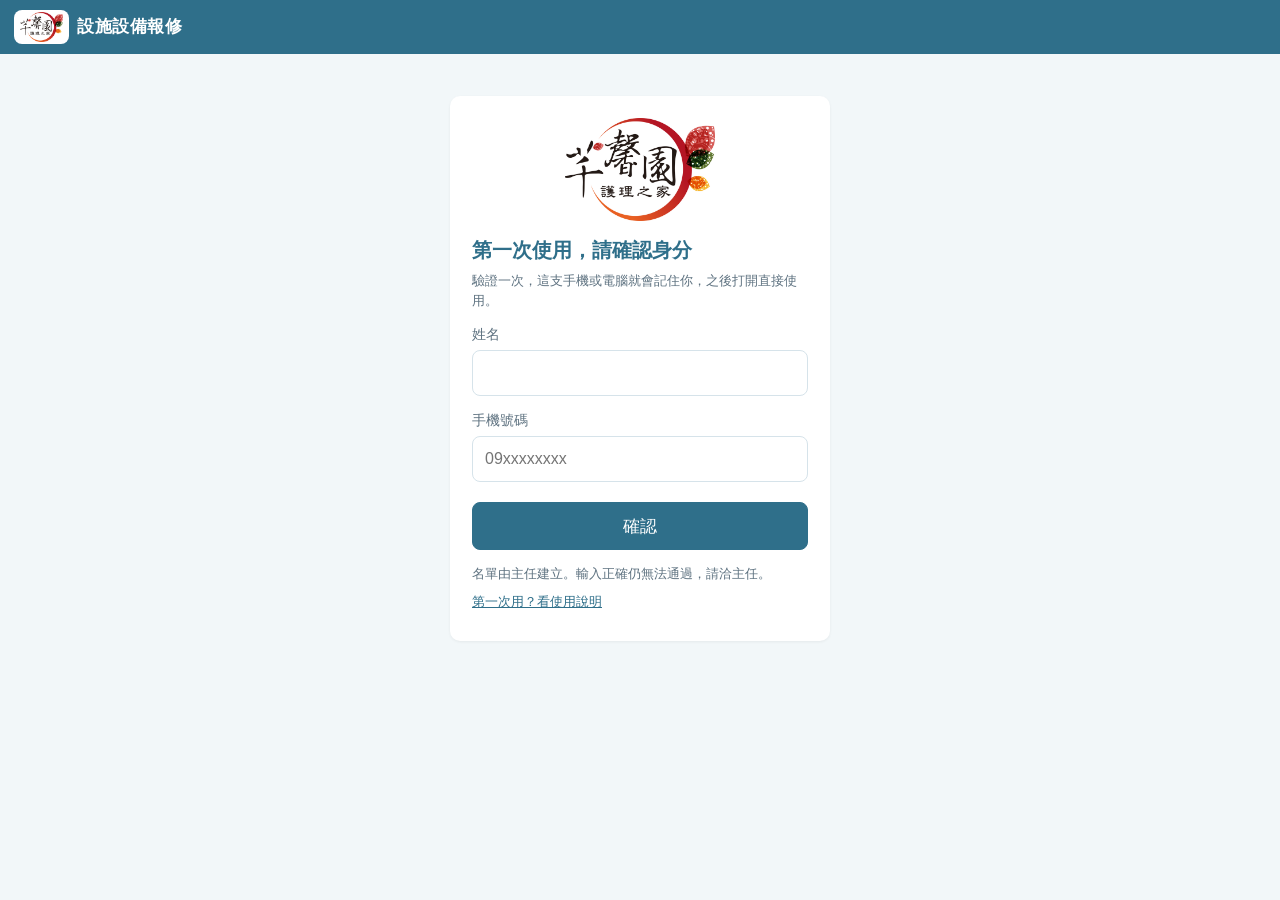
<file: index.html>
<!DOCTYPE html>
<html lang="zh-Hant">
<head>
<meta charset="utf-8">
<meta name="viewport" content="width=device-width, initial-scale=1, viewport-fit=cover">
<meta name="theme-color" content="#2f6f8a">
<meta name="apple-mobile-web-app-capable" content="yes">
<meta name="apple-mobile-web-app-title" content="報修">
<title>芊馨園 設施設備報修</title>
<link rel="icon" type="image/png" href="icon-192.png">
<link rel="apple-touch-icon" href="icon-180.png">
<link rel="stylesheet" href="style.css">
</head>
<body>
<header class="topbar">
  <div class="brand"><span class="logo"><img src="logo.png" alt="芊馨園護理之家"></span><b>設施設備報修</b></div>
  <div class="who" id="who"></div>
</header>
<main id="app"><div class="center muted">載入中…</div></main>
<div id="modal" class="modal hidden" role="dialog" aria-modal="true"><div class="sheet" id="modalBody"></div></div>
<div id="viewer" class="viewer hidden"><img id="viewerImg" alt=""></div>
<div id="toast" class="toast hidden"></div>
<div id="busy" class="busy hidden"><div class="spinner"></div><div id="busyText" class="busytext"></div></div>
<script src="config.js"></script>
<script src="app.js"></script>
</body>
</html>
</file>
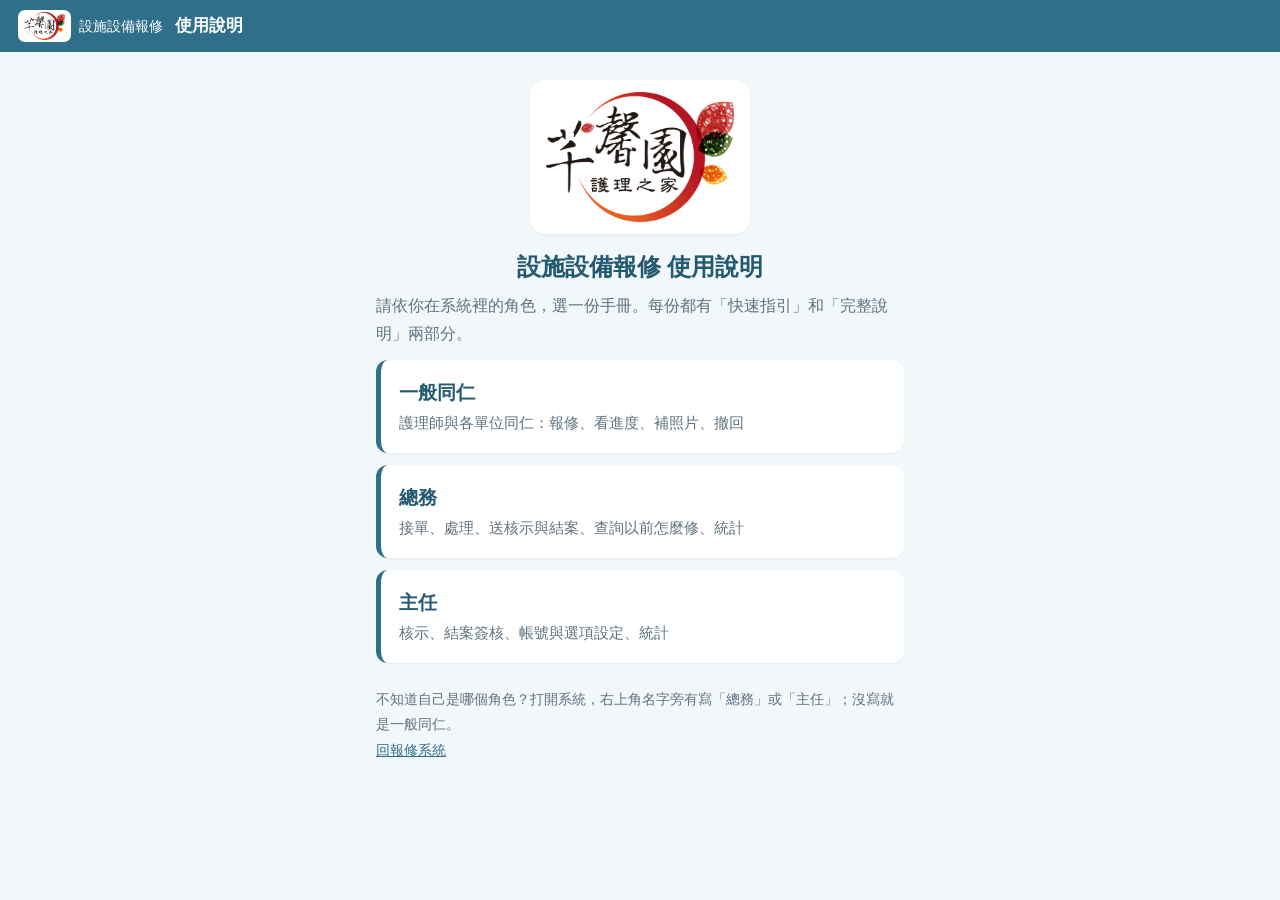
<file: UserManual/index.html>
<!DOCTYPE html>
<html lang="zh-Hant">
<head>
<meta charset="utf-8">
<meta name="viewport" content="width=device-width, initial-scale=1">
<title>芊馨園 設施設備報修 使用說明</title>
<link rel="icon" type="image/png" href="img/icon-192.png">
<link rel="stylesheet" href="manual.css">
</head>
<body>
<header class="top"><span class="home"><span class="logo"><img src="img/logo.png" alt="芊馨園護理之家"></span>設施設備報修</span><span class="ttl">使用說明</span></header>
<main class="index">
<img class="biglogo" src="img/logo-large.png" alt="芊馨園護理之家">
<h1>設施設備報修 使用說明</h1>
<p class="lead">請依你在系統裡的角色，選一份手冊。每份都有「快速指引」和「完整說明」兩部分。</p>
<a class="role" href="staff.html"><b>一般同仁</b><span>護理師與各單位同仁：報修、看進度、補照片、撤回</span></a>
<a class="role" href="ga.html"><b>總務</b><span>接單、處理、送核示與結案、查詢以前怎麼修、統計</span></a>
<a class="role" href="director.html"><b>主任</b><span>核示、結案簽核、帳號與選項設定、統計</span></a>
<p class="meta" style="margin-top:24px">不知道自己是哪個角色？打開系統，右上角名字旁有寫「總務」或「主任」；沒寫就是一般同仁。</p>
<p class="meta"><a href="https://chienxinyuannh.github.io/repair/">回報修系統</a></p>
</main>
</body>
</html>
</file>
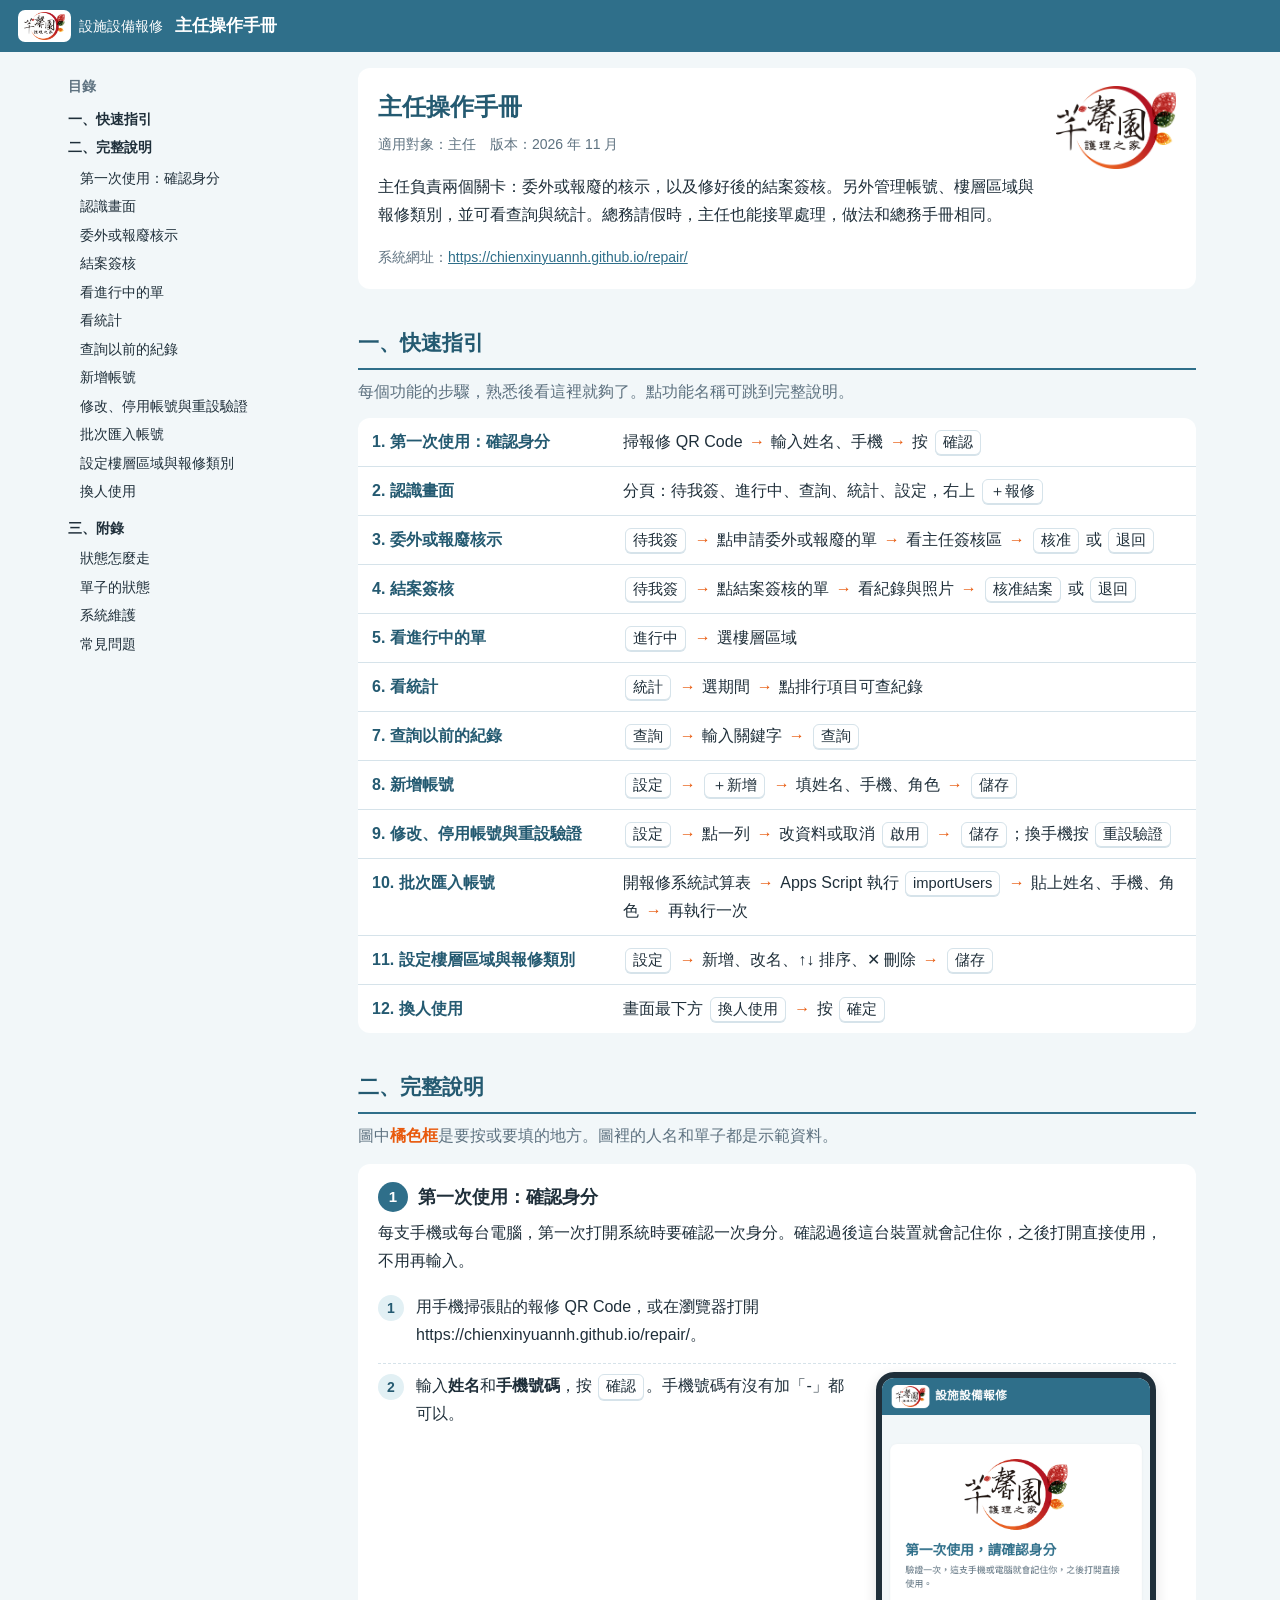
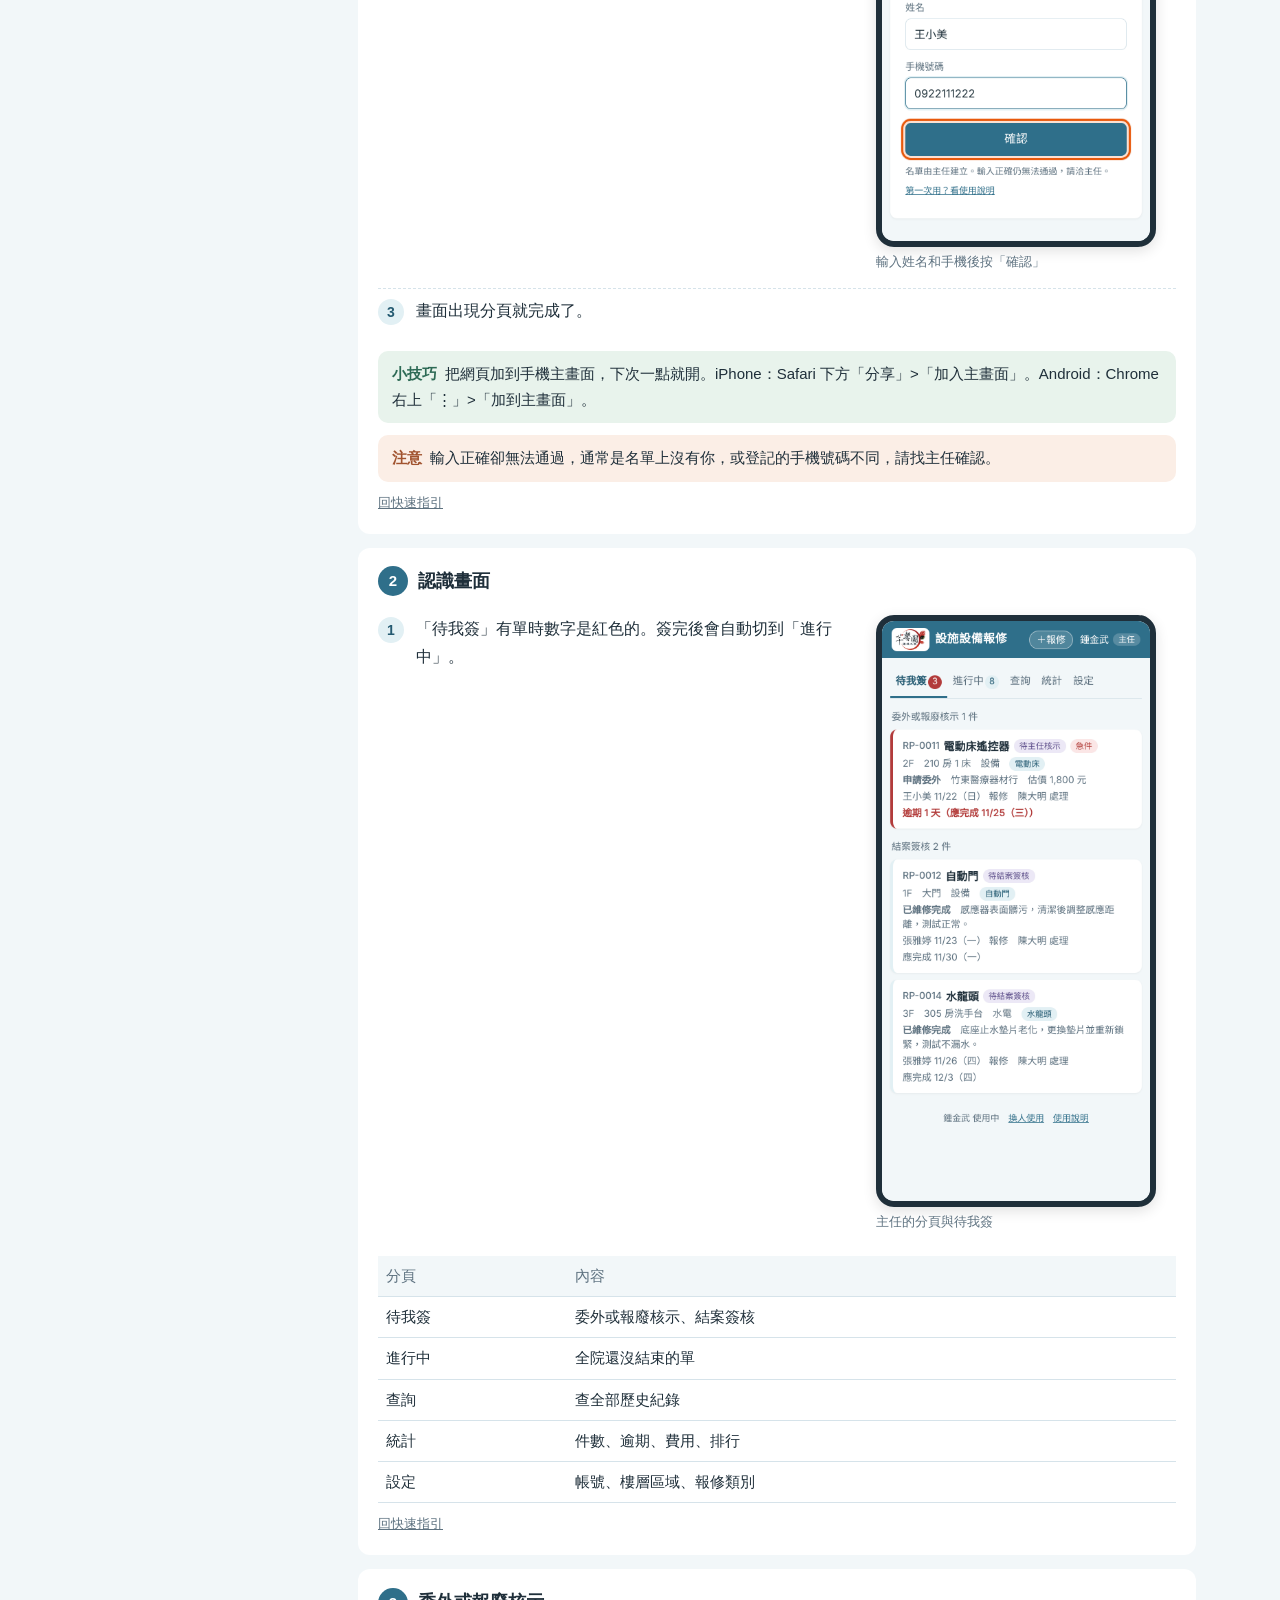
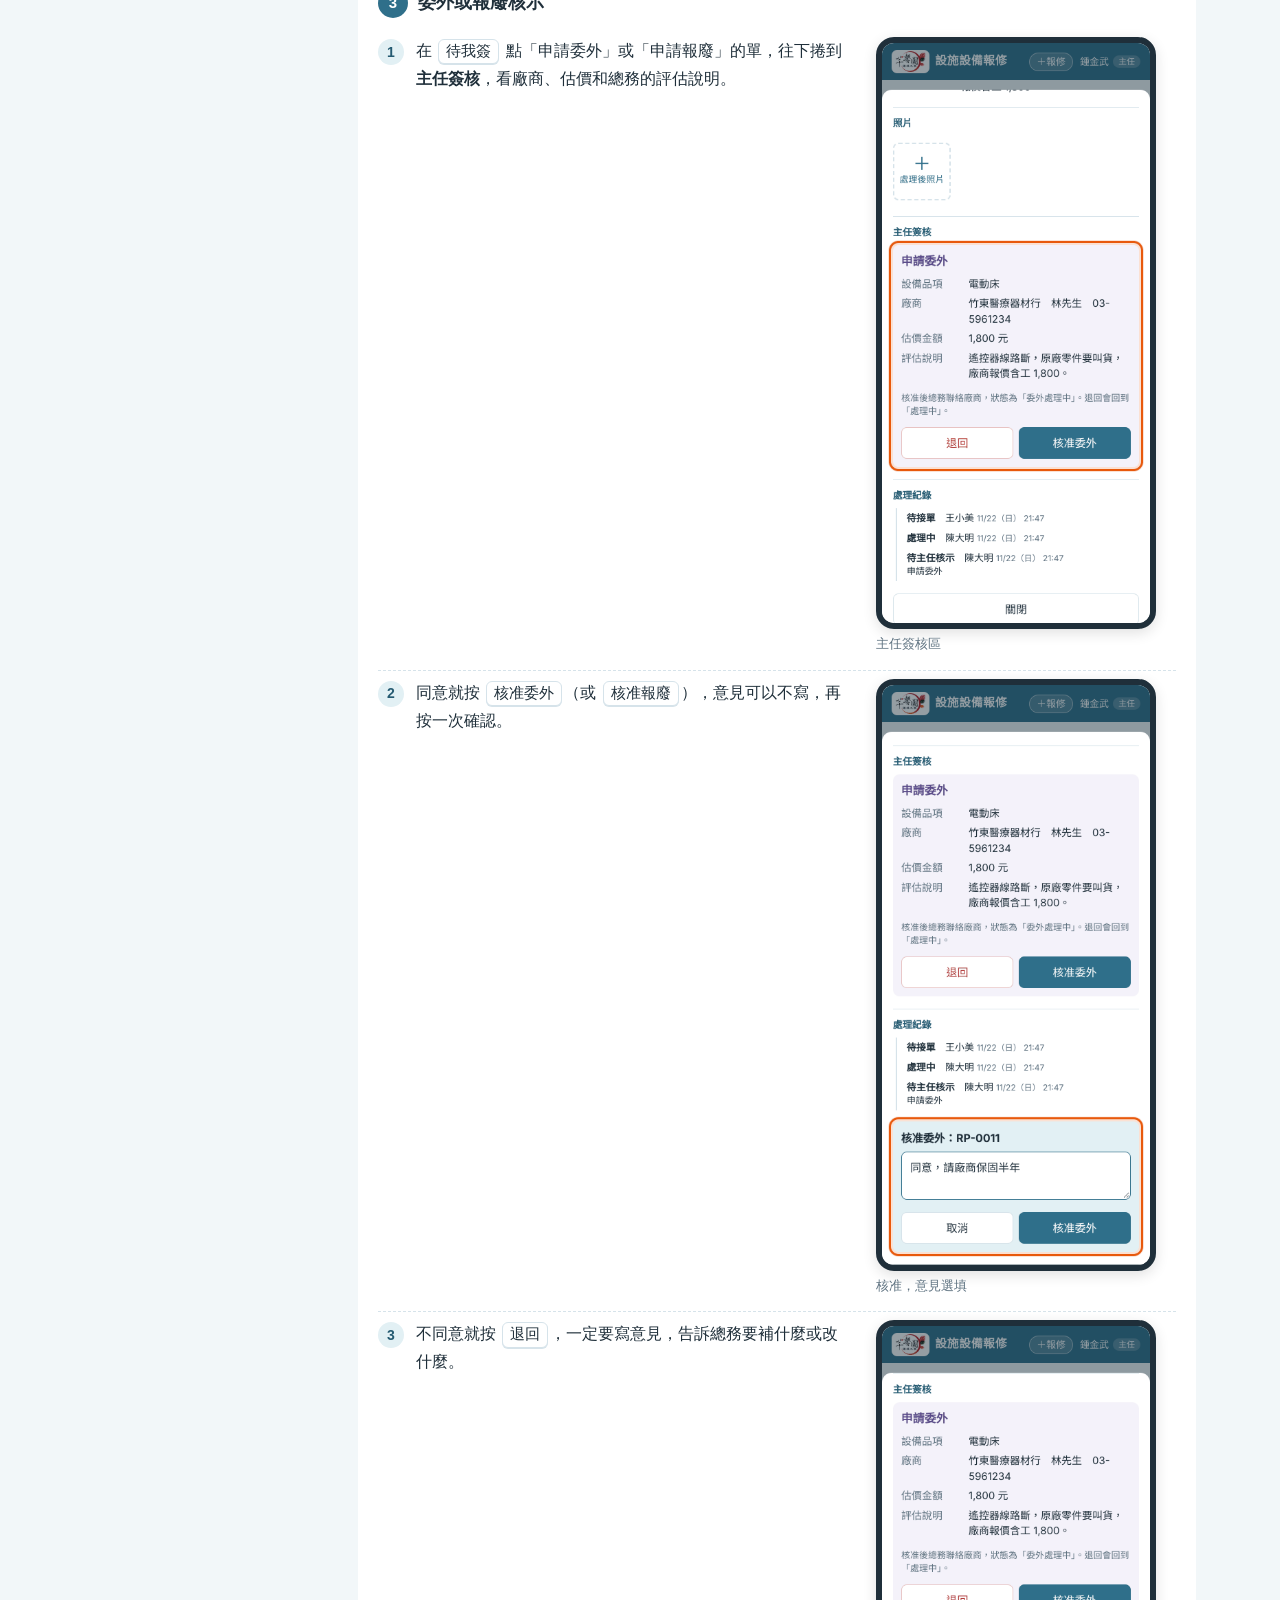
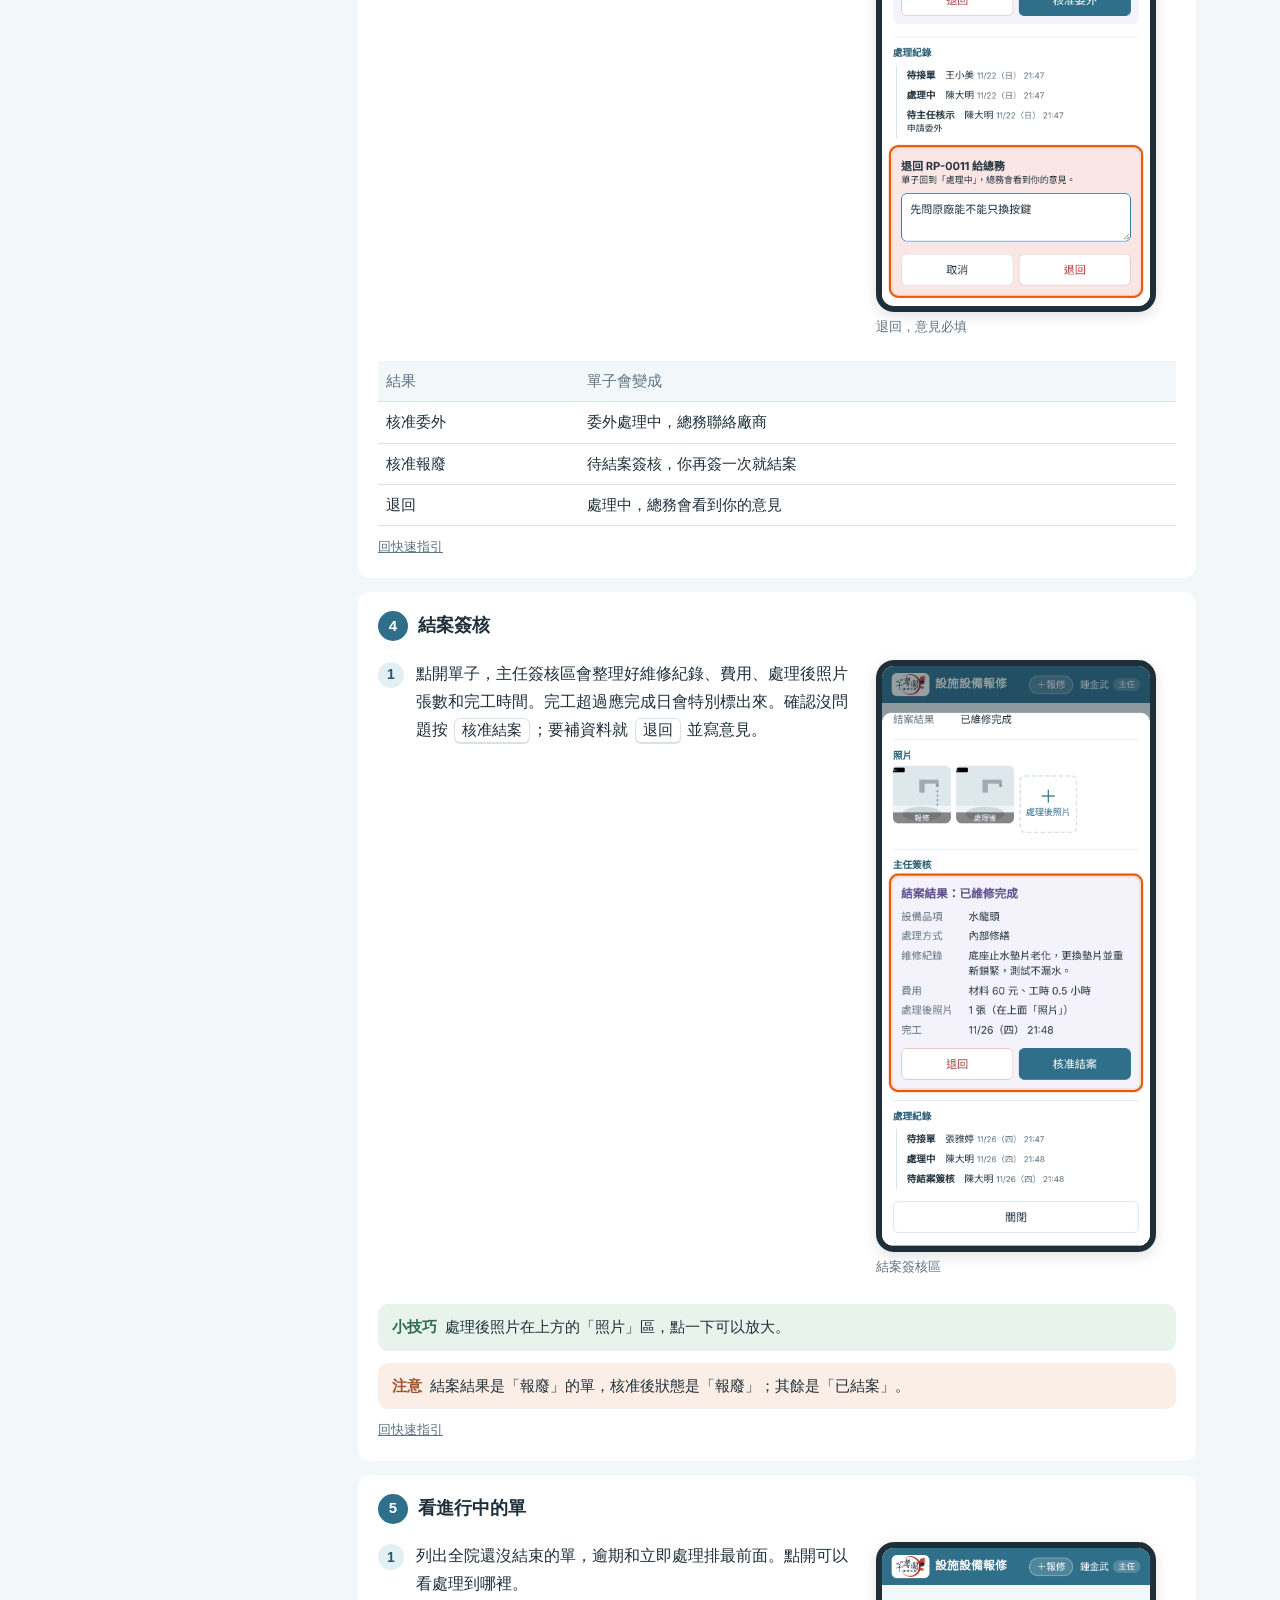
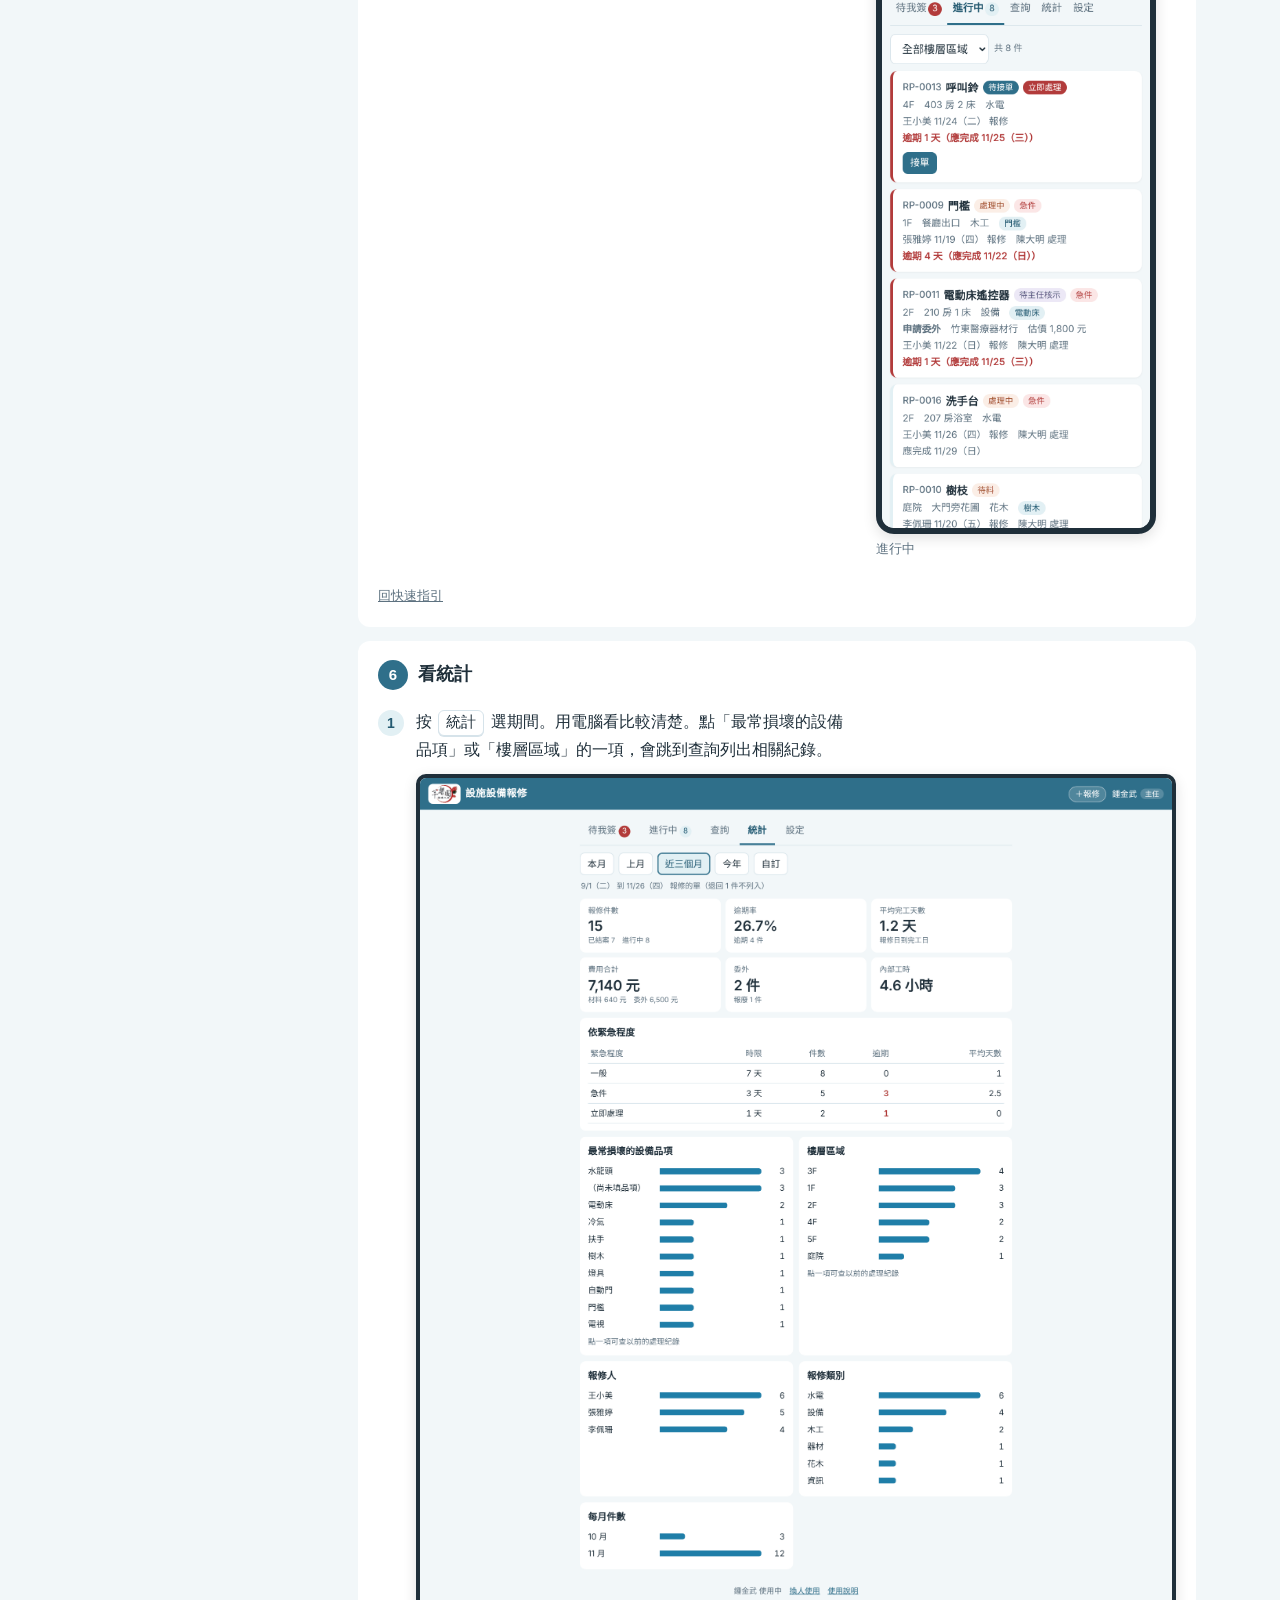
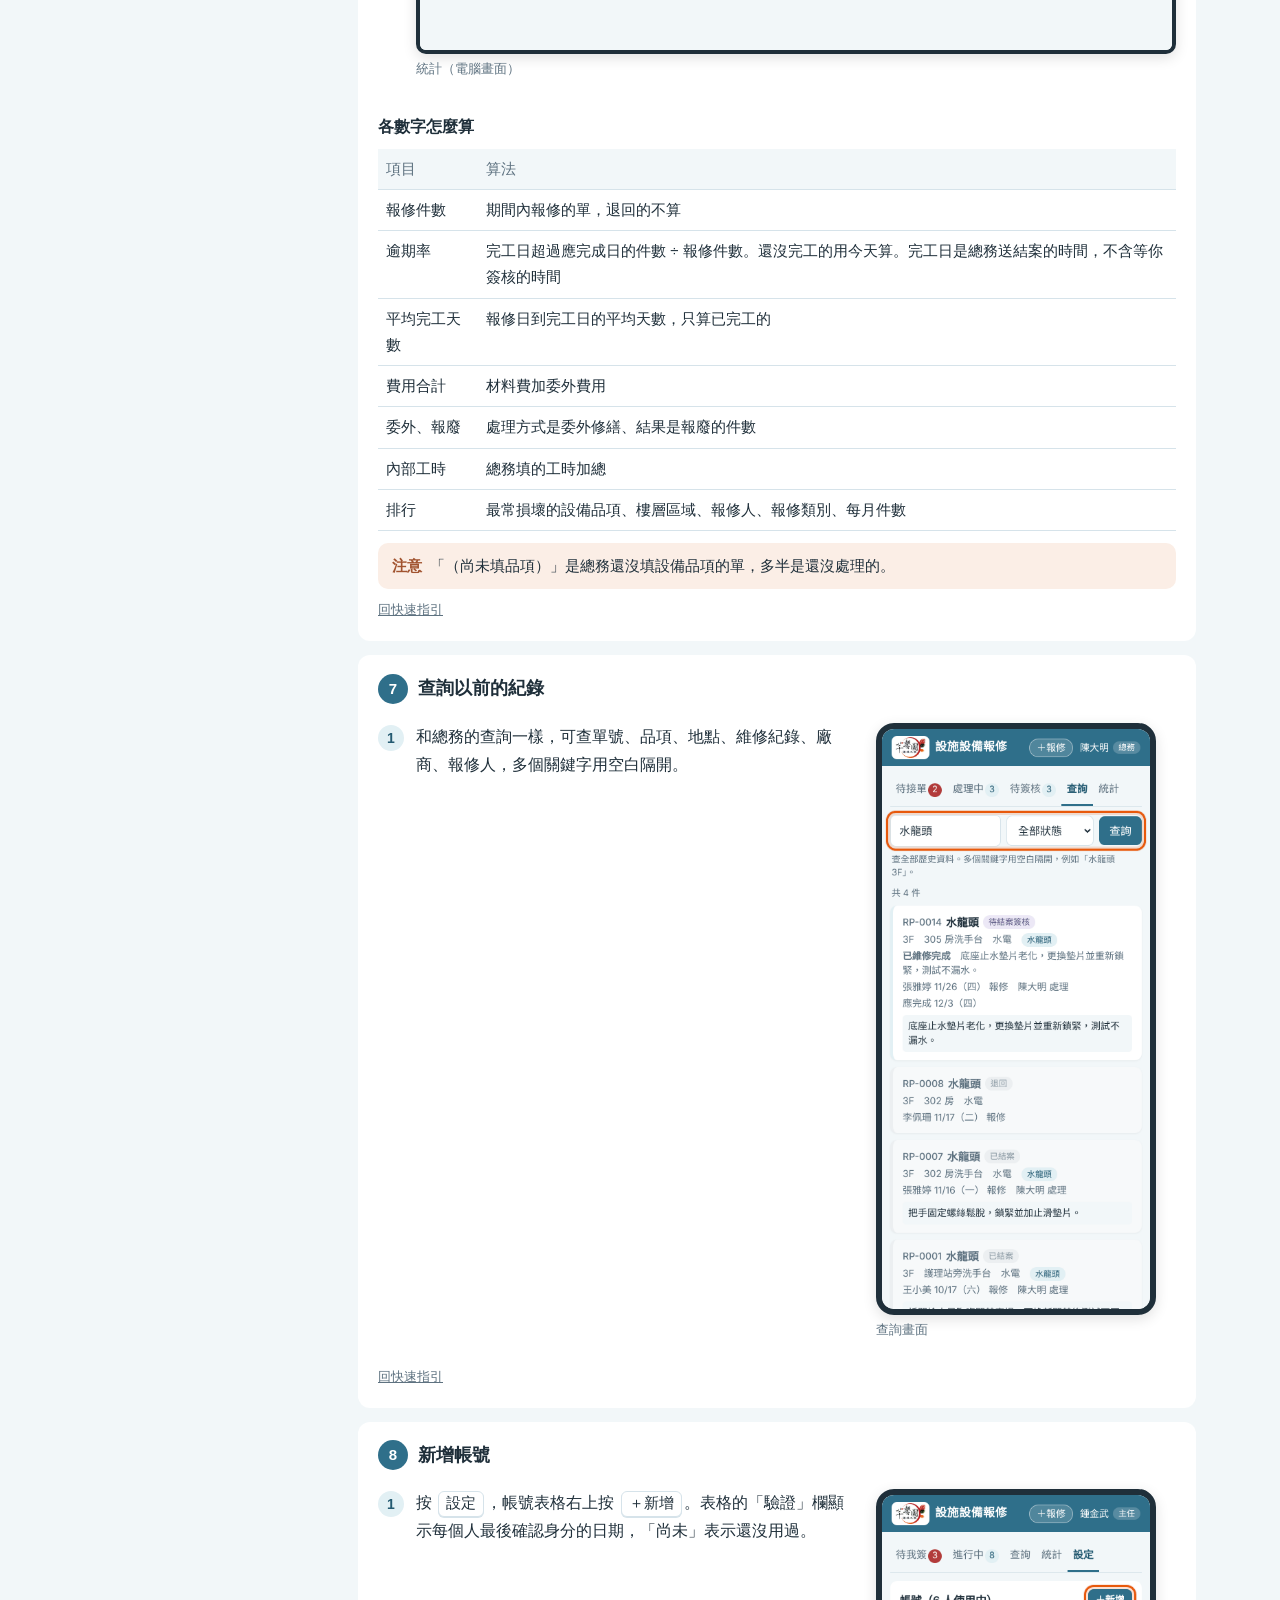
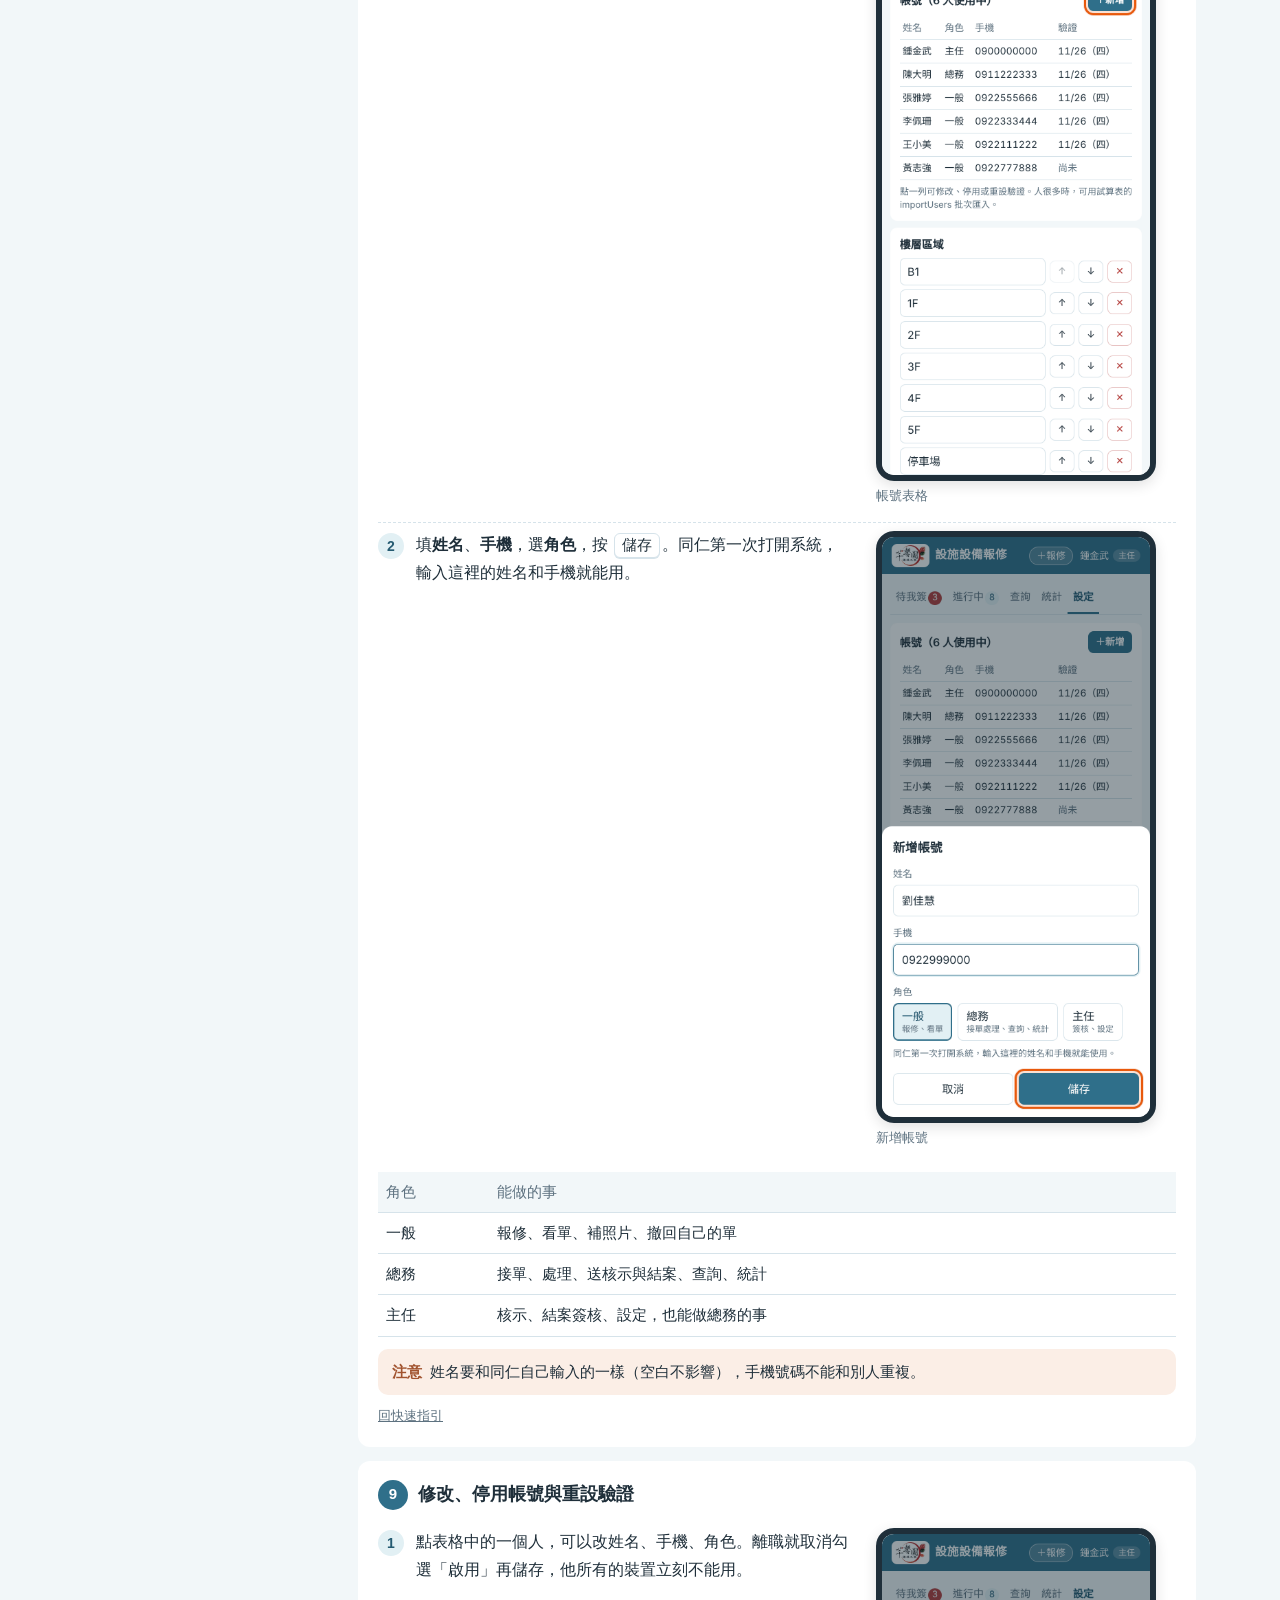
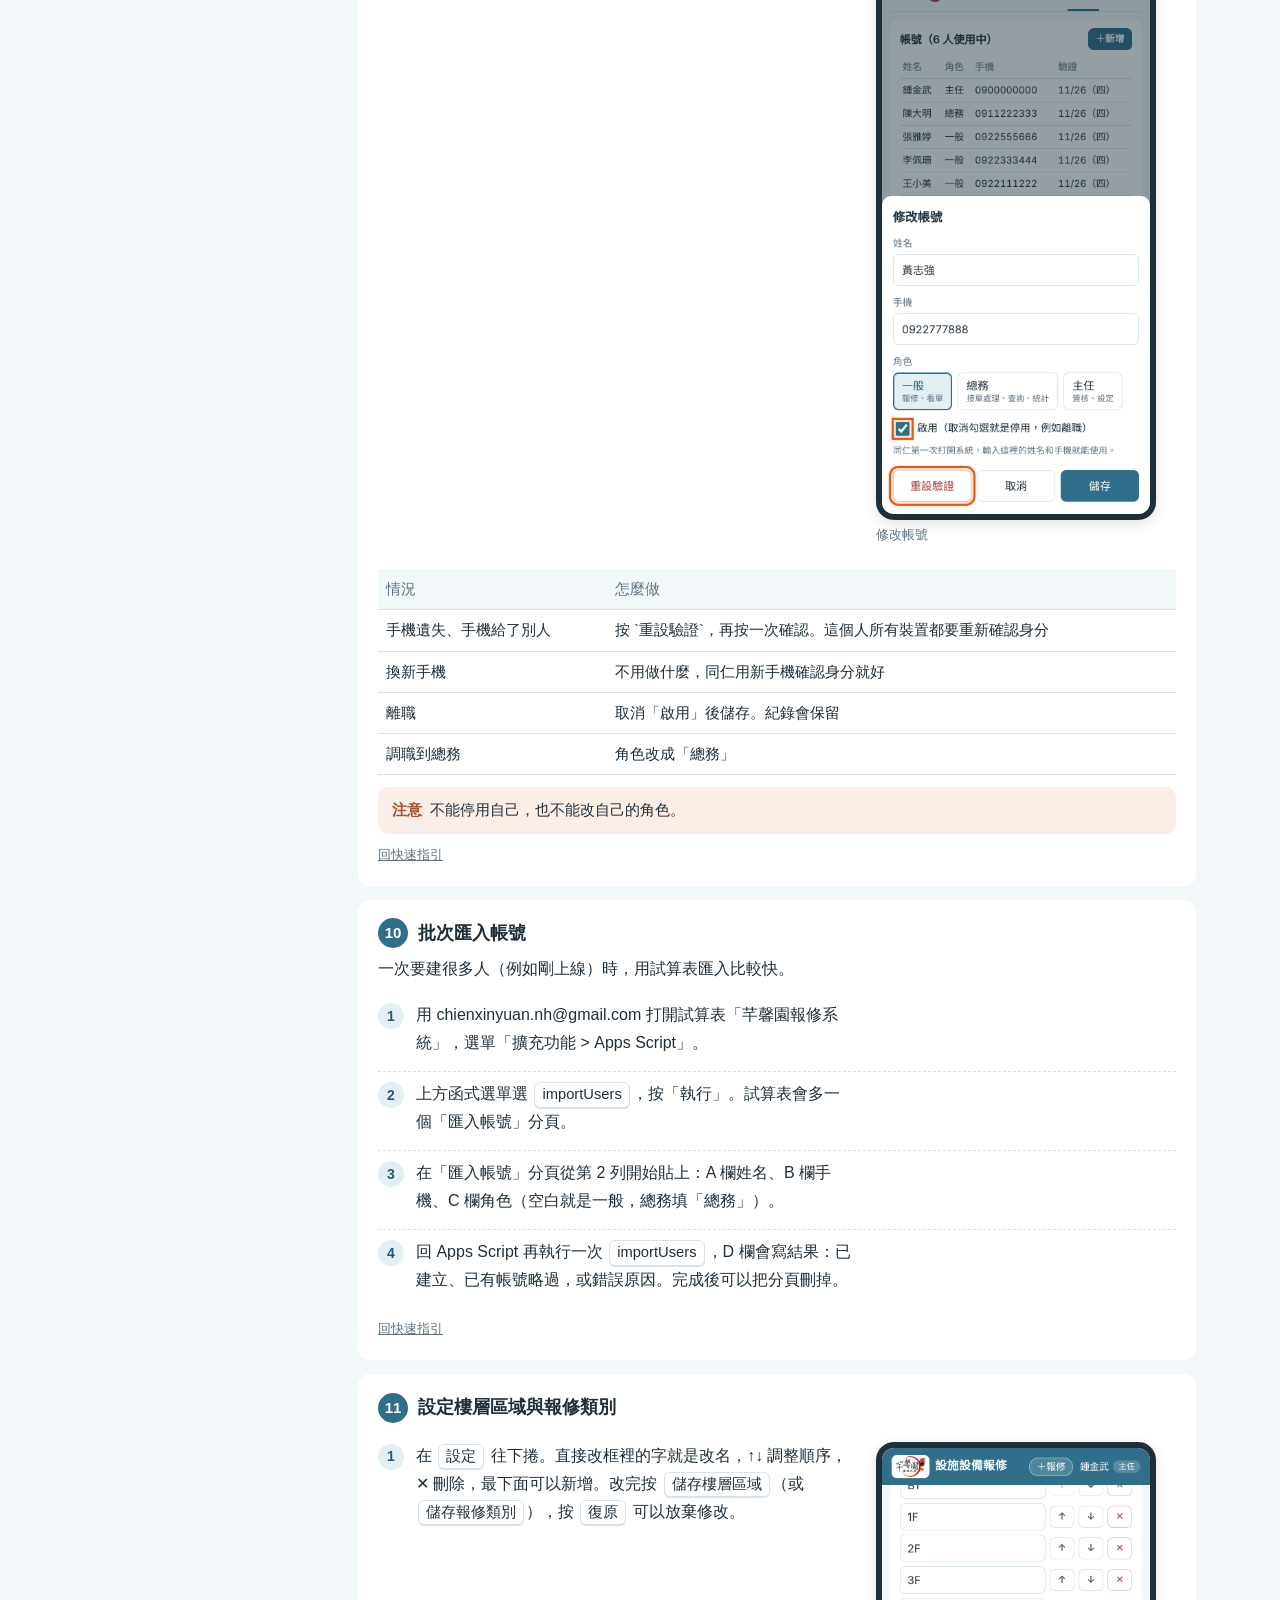
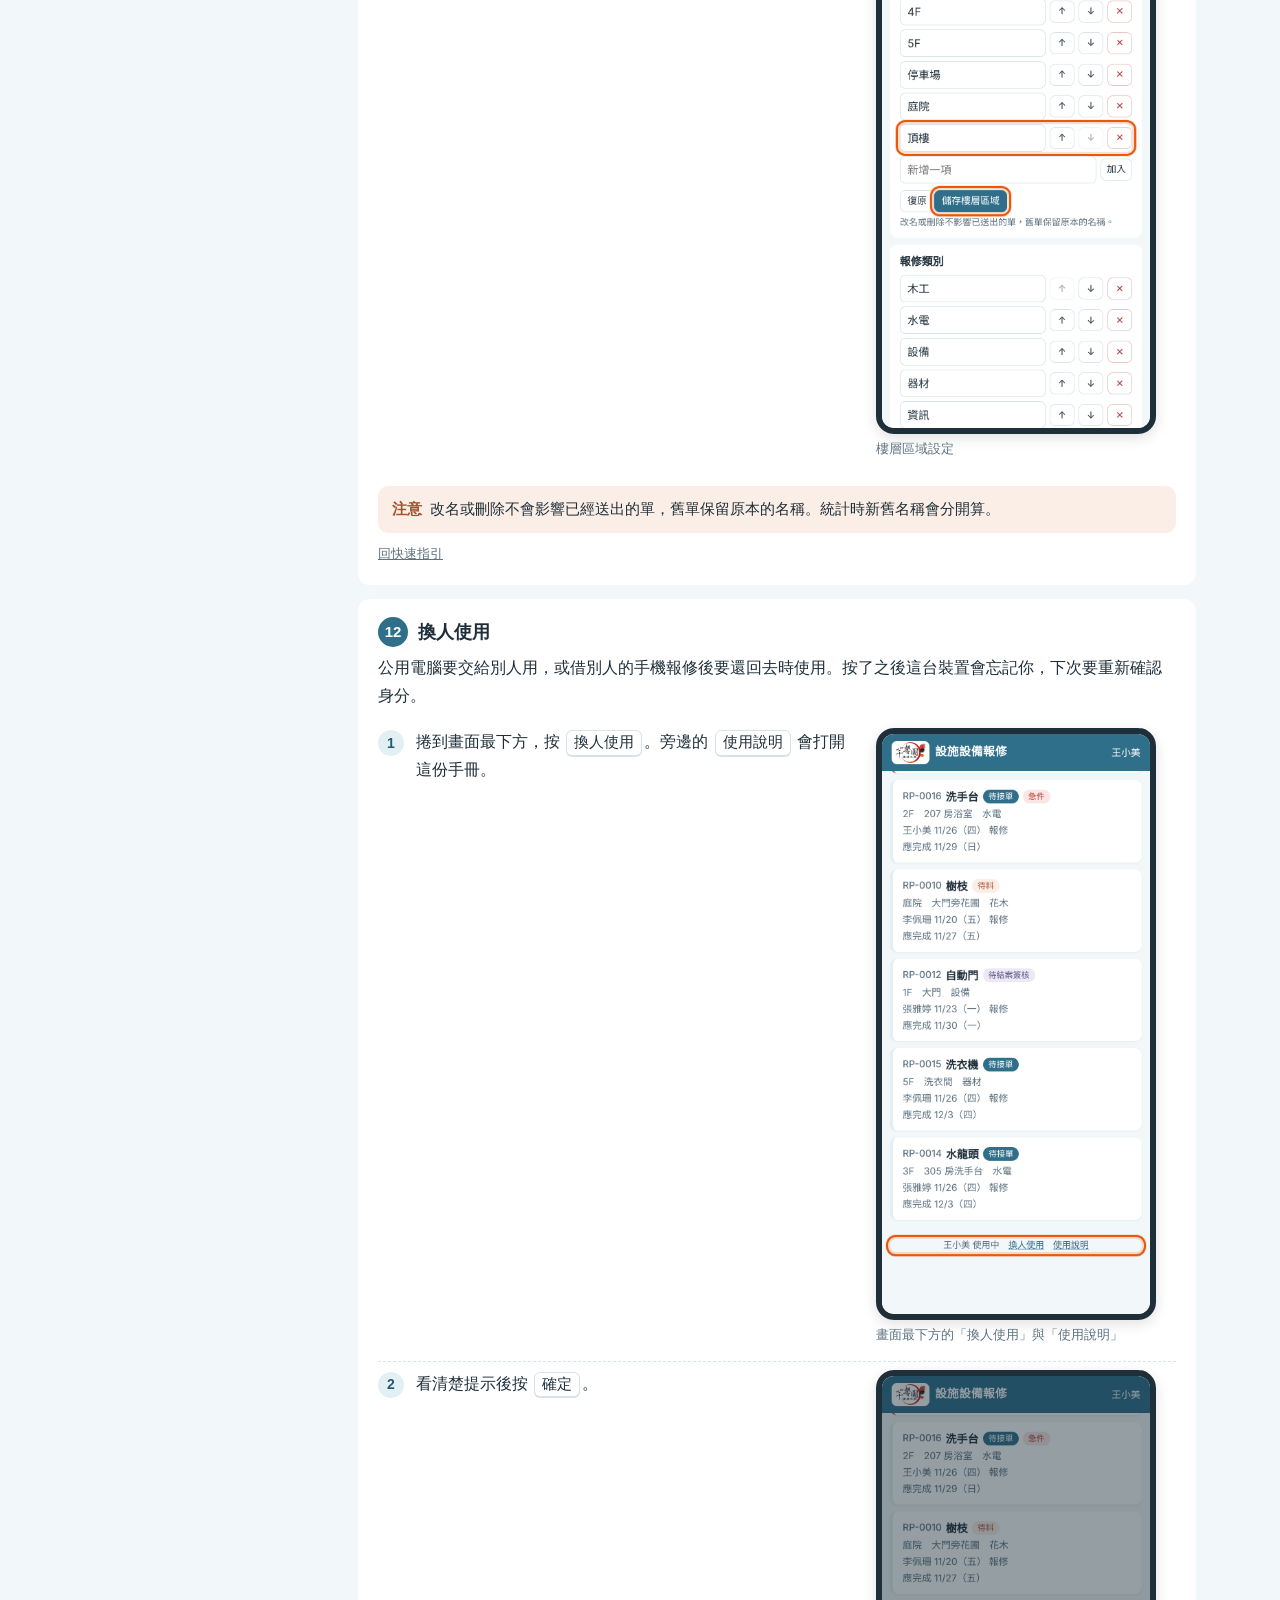
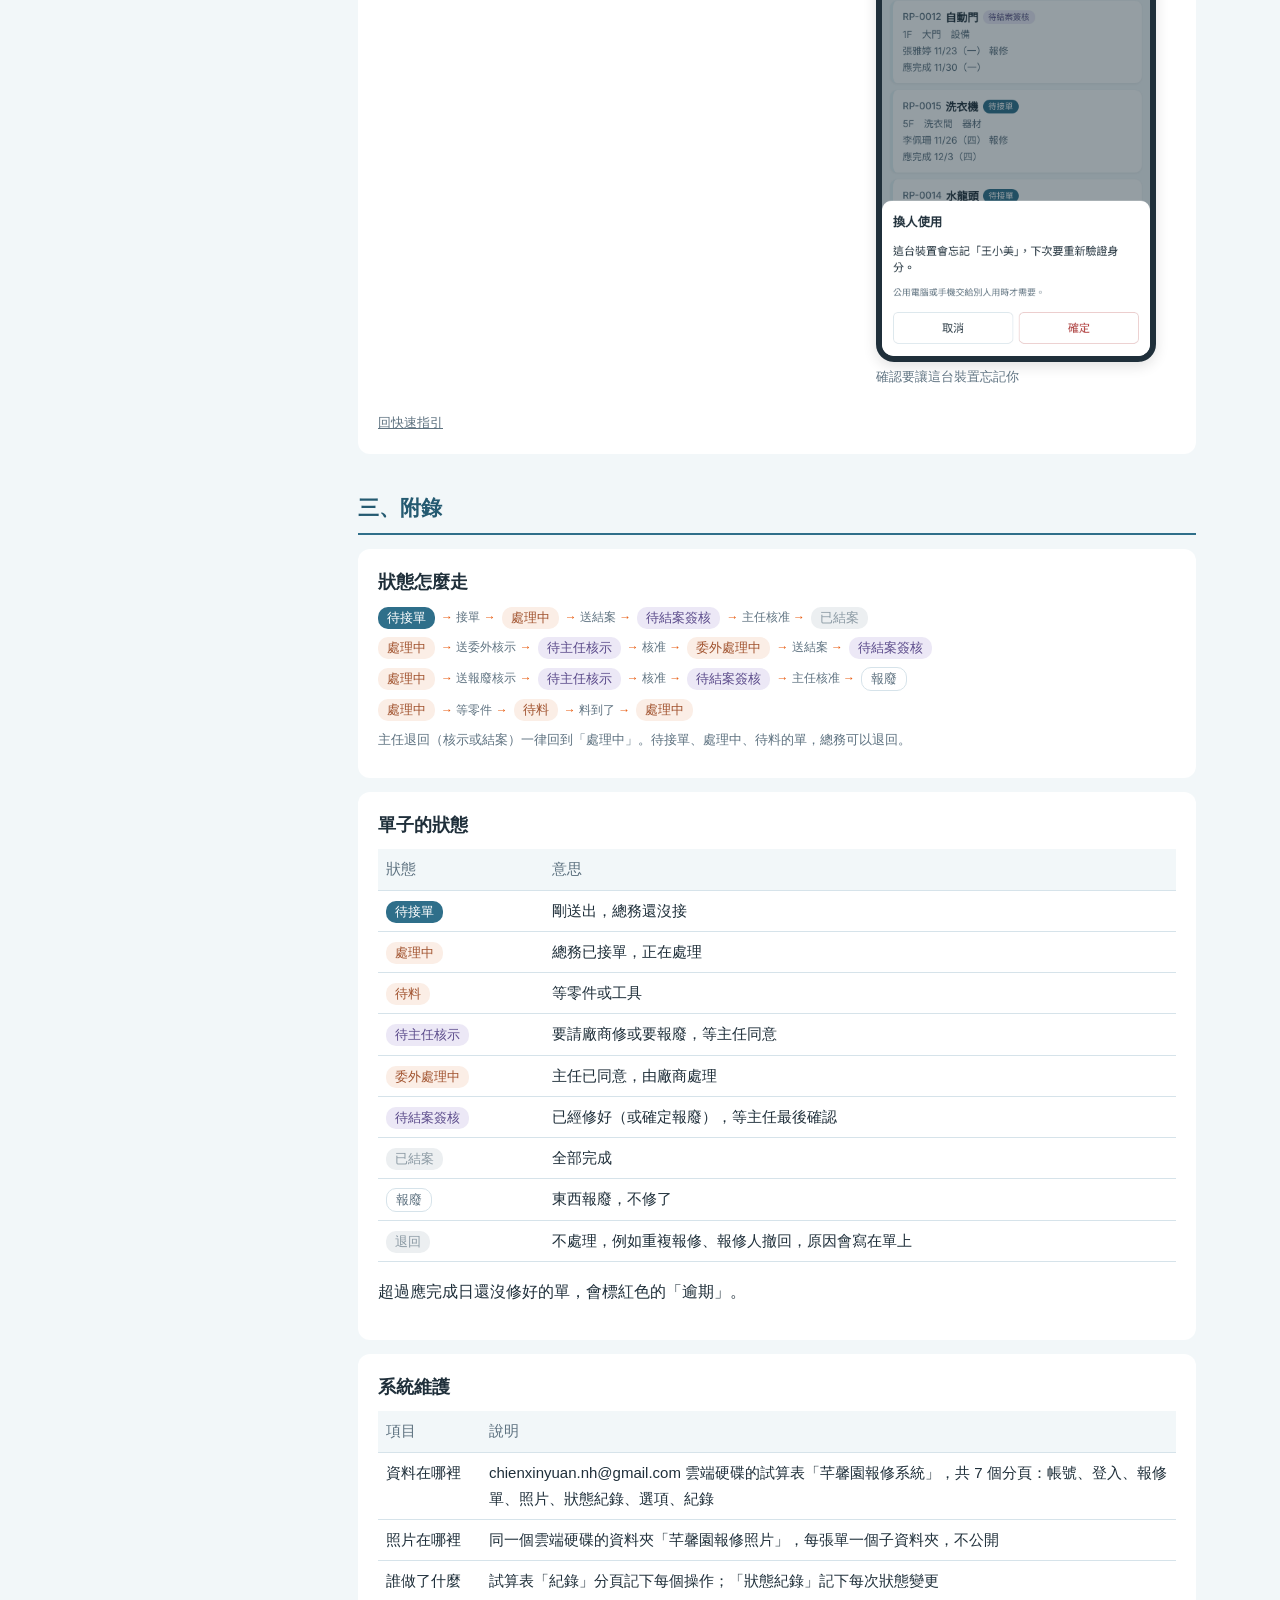
<file: UserManual/director.html>
<!DOCTYPE html>
<html lang="zh-Hant">
<head>
<meta charset="utf-8">
<meta name="viewport" content="width=device-width, initial-scale=1">
<title>芊馨園 設施設備報修 主任操作手冊</title>
<link rel="icon" type="image/png" href="img/icon-192.png">
<link rel="stylesheet" href="manual.css">
</head>
<body>
<header class="top"><a href="index.html" class="home"><span class="logo"><img src="img/logo.png" alt="芊馨園護理之家"></span>設施設備報修</a><span class="ttl">主任操作手冊</span></header>
<div class="wrap">
<nav class="side">
  <div class="sh">目錄</div>
  <ol class="toc"><li><a href="#quick"><b>一、快速指引</b></a></li><li><a href="#full"><b>二、完整說明</b></a><ol><li><a href="#f1">第一次使用：確認身分</a></li><li><a href="#f2">認識畫面</a></li><li><a href="#f3">委外或報廢核示</a></li><li><a href="#f4">結案簽核</a></li><li><a href="#f5">看進行中的單</a></li><li><a href="#f6">看統計</a></li><li><a href="#f7">查詢以前的紀錄</a></li><li><a href="#f8">新增帳號</a></li><li><a href="#f9">修改、停用帳號與重設驗證</a></li><li><a href="#f10">批次匯入帳號</a></li><li><a href="#f11">設定樓層區域與報修類別</a></li><li><a href="#f12">換人使用</a></li></ol></li><li><a href="#appx"><b>三、附錄</b></a><ol><li><a href="#a1">狀態怎麼走</a></li><li><a href="#a2">單子的狀態</a></li><li><a href="#a3">系統維護</a></li><li><a href="#a4">常見問題</a></li></ol></li></ol>
</nav>
<main>
<div class="hero">
  <img class="herologo" src="img/logo-large.png" alt="芊馨園護理之家">
  <h1>主任操作手冊</h1>
  <p class="meta">適用對象：主任　版本：2026 年 11 月</p>
  <p>主任負責兩個關卡：委外或報廢的核示，以及修好後的結案簽核。另外管理帳號、樓層區域與報修類別，並可看查詢與統計。總務請假時，主任也能接單處理，做法和總務手冊相同。</p>
  <p class="meta">系統網址：<a href="https://chienxinyuannh.github.io/repair/">https://chienxinyuannh.github.io/repair/</a></p>
</div>

<h2 id="quick">一、快速指引</h2>
<p class="lead">每個功能的步驟，熟悉後看這裡就夠了。點功能名稱可跳到完整說明。</p>
<table class="quick"><tr><td class="qn"><a href="#f1">1. 第一次使用：確認身分</a></td><td>掃報修 QR Code <span class="arr">→</span> 輸入姓名、手機 <span class="arr">→</span> 按 <span class="kbd">確認</span></td></tr><tr><td class="qn"><a href="#f2">2. 認識畫面</a></td><td>分頁：待我簽、進行中、查詢、統計、設定，右上 <span class="kbd">＋報修</span></td></tr><tr><td class="qn"><a href="#f3">3. 委外或報廢核示</a></td><td><span class="kbd">待我簽</span> <span class="arr">→</span> 點申請委外或報廢的單 <span class="arr">→</span> 看主任簽核區 <span class="arr">→</span> <span class="kbd">核准</span> 或 <span class="kbd">退回</span></td></tr><tr><td class="qn"><a href="#f4">4. 結案簽核</a></td><td><span class="kbd">待我簽</span> <span class="arr">→</span> 點結案簽核的單 <span class="arr">→</span> 看紀錄與照片 <span class="arr">→</span> <span class="kbd">核准結案</span> 或 <span class="kbd">退回</span></td></tr><tr><td class="qn"><a href="#f5">5. 看進行中的單</a></td><td><span class="kbd">進行中</span> <span class="arr">→</span> 選樓層區域</td></tr><tr><td class="qn"><a href="#f6">6. 看統計</a></td><td><span class="kbd">統計</span> <span class="arr">→</span> 選期間 <span class="arr">→</span> 點排行項目可查紀錄</td></tr><tr><td class="qn"><a href="#f7">7. 查詢以前的紀錄</a></td><td><span class="kbd">查詢</span> <span class="arr">→</span> 輸入關鍵字 <span class="arr">→</span> <span class="kbd">查詢</span></td></tr><tr><td class="qn"><a href="#f8">8. 新增帳號</a></td><td><span class="kbd">設定</span> <span class="arr">→</span> <span class="kbd">＋新增</span> <span class="arr">→</span> 填姓名、手機、角色 <span class="arr">→</span> <span class="kbd">儲存</span></td></tr><tr><td class="qn"><a href="#f9">9. 修改、停用帳號與重設驗證</a></td><td><span class="kbd">設定</span> <span class="arr">→</span> 點一列 <span class="arr">→</span> 改資料或取消 <span class="kbd">啟用</span> <span class="arr">→</span> <span class="kbd">儲存</span>；換手機按 <span class="kbd">重設驗證</span></td></tr><tr><td class="qn"><a href="#f10">10. 批次匯入帳號</a></td><td>開報修系統試算表 <span class="arr">→</span> Apps Script 執行 <span class="kbd">importUsers</span> <span class="arr">→</span> 貼上姓名、手機、角色 <span class="arr">→</span> 再執行一次</td></tr><tr><td class="qn"><a href="#f11">11. 設定樓層區域與報修類別</a></td><td><span class="kbd">設定</span> <span class="arr">→</span> 新增、改名、↑↓ 排序、✕ 刪除 <span class="arr">→</span> <span class="kbd">儲存</span></td></tr><tr><td class="qn"><a href="#f12">12. 換人使用</a></td><td>畫面最下方 <span class="kbd">換人使用</span> <span class="arr">→</span> 按 <span class="kbd">確定</span></td></tr></table>

<h2 id="full">二、完整說明</h2>
<p class="lead">圖中<b class="hl">橘色框</b>是要按或要填的地方。圖裡的人名和單子都是示範資料。</p>
<section class="feat" id="f1"><h3><span class="no">1</span>第一次使用：確認身分</h3><p class="intro">每支手機或每台電腦，第一次打開系統時要確認一次身分。確認過後這台裝置就會記住你，之後打開直接使用，不用再輸入。</p><ol class="steps"><li><div class="st">用手機掃張貼的報修 QR Code，或在瀏覽器打開 https://chienxinyuannh.github.io/repair/。</div></li><li><div class="st">輸入<b>姓名</b>和<b>手機號碼</b>，按 <span class="kbd">確認</span>。手機號碼有沒有加「-」都可以。</div><figure class=""><div class="frame"><img src="img/s01_verify.png" alt="輸入姓名和手機後按「確認」" loading="lazy"></div><figcaption>輸入姓名和手機後按「確認」</figcaption></figure></li><li><div class="st">畫面出現分頁就完成了。</div></li></ol><div class="box tip"><b>小技巧</b>把網頁加到手機主畫面，下次一點就開。iPhone：Safari 下方「分享」&gt;「加入主畫面」。Android：Chrome 右上「⋮」&gt;「加到主畫面」。</div><div class="box note"><b>注意</b>輸入正確卻無法通過，通常是名單上沒有你，或登記的手機號碼不同，請找主任確認。</div><a class="totop" href="#quick">回快速指引</a></section><section class="feat" id="f2"><h3><span class="no">2</span>認識畫面</h3><ol class="steps"><li><div class="st">「待我簽」有單時數字是紅色的。簽完後會自動切到「進行中」。</div><figure class=""><div class="frame"><img src="img/d01_sign.png" alt="主任的分頁與待我簽" loading="lazy"></div><figcaption>主任的分頁與待我簽</figcaption></figure></li></ol><table class="tbl"><tr><th>分頁</th><th>內容</th></tr><tr><td>待我簽</td><td>委外或報廢核示、結案簽核</td></tr><tr><td>進行中</td><td>全院還沒結束的單</td></tr><tr><td>查詢</td><td>查全部歷史紀錄</td></tr><tr><td>統計</td><td>件數、逾期、費用、排行</td></tr><tr><td>設定</td><td>帳號、樓層區域、報修類別</td></tr></table><a class="totop" href="#quick">回快速指引</a></section><section class="feat" id="f3"><h3><span class="no">3</span>委外或報廢核示</h3><ol class="steps"><li><div class="st">在 <span class="kbd">待我簽</span> 點「申請委外」或「申請報廢」的單，往下捲到<b>主任簽核</b>，看廠商、估價和總務的評估說明。</div><figure class=""><div class="frame"><img src="img/d02_review.png" alt="主任簽核區" loading="lazy"></div><figcaption>主任簽核區</figcaption></figure></li><li><div class="st">同意就按 <span class="kbd">核准委外</span>（或 <span class="kbd">核准報廢</span>），意見可以不寫，再按一次確認。</div><figure class=""><div class="frame"><img src="img/d03_approve.png" alt="核准，意見選填" loading="lazy"></div><figcaption>核准，意見選填</figcaption></figure></li><li><div class="st">不同意就按 <span class="kbd">退回</span>，一定要寫意見，告訴總務要補什麼或改什麼。</div><figure class=""><div class="frame"><img src="img/d04_reject.png" alt="退回，意見必填" loading="lazy"></div><figcaption>退回，意見必填</figcaption></figure></li></ol><table class="tbl"><tr><th>結果</th><th>單子會變成</th></tr><tr><td>核准委外</td><td>委外處理中，總務聯絡廠商</td></tr><tr><td>核准報廢</td><td>待結案簽核，你再簽一次就結案</td></tr><tr><td>退回</td><td>處理中，總務會看到你的意見</td></tr></table><a class="totop" href="#quick">回快速指引</a></section><section class="feat" id="f4"><h3><span class="no">4</span>結案簽核</h3><ol class="steps"><li><div class="st">點開單子，主任簽核區會整理好維修紀錄、費用、處理後照片張數和完工時間。完工超過應完成日會特別標出來。確認沒問題按 <span class="kbd">核准結案</span>；要補資料就 <span class="kbd">退回</span> 並寫意見。</div><figure class=""><div class="frame"><img src="img/d05_close.png" alt="結案簽核區" loading="lazy"></div><figcaption>結案簽核區</figcaption></figure></li></ol><div class="box tip"><b>小技巧</b>處理後照片在上方的「照片」區，點一下可以放大。</div><div class="box note"><b>注意</b>結案結果是「報廢」的單，核准後狀態是「報廢」；其餘是「已結案」。</div><a class="totop" href="#quick">回快速指引</a></section><section class="feat" id="f5"><h3><span class="no">5</span>看進行中的單</h3><ol class="steps"><li><div class="st">列出全院還沒結束的單，逾期和立即處理排最前面。點開可以看處理到哪裡。</div><figure class=""><div class="frame"><img src="img/d06_all.png" alt="進行中" loading="lazy"></div><figcaption>進行中</figcaption></figure></li></ol><a class="totop" href="#quick">回快速指引</a></section><section class="feat" id="f6"><h3><span class="no">6</span>看統計</h3><ol class="steps"><li><div class="st">按 <span class="kbd">統計</span> 選期間。用電腦看比較清楚。點「最常損壞的設備品項」或「樓層區域」的一項，會跳到查詢列出相關紀錄。</div><figure class=""><div class="frame"><img src="img/d07_stats_desktop.png" alt="統計（電腦畫面）" loading="lazy"></div><figcaption>統計（電腦畫面）</figcaption></figure></li></ol><h4>各數字怎麼算</h4><table class="tbl"><tr><th>項目</th><th>算法</th></tr><tr><td>報修件數</td><td>期間內報修的單，退回的不算</td></tr><tr><td>逾期率</td><td>完工日超過應完成日的件數 ÷ 報修件數。還沒完工的用今天算。完工日是總務送結案的時間，不含等你簽核的時間</td></tr><tr><td>平均完工天數</td><td>報修日到完工日的平均天數，只算已完工的</td></tr><tr><td>費用合計</td><td>材料費加委外費用</td></tr><tr><td>委外、報廢</td><td>處理方式是委外修繕、結果是報廢的件數</td></tr><tr><td>內部工時</td><td>總務填的工時加總</td></tr><tr><td>排行</td><td>最常損壞的設備品項、樓層區域、報修人、報修類別、每月件數</td></tr></table><div class="box note"><b>注意</b>「（尚未填品項）」是總務還沒填設備品項的單，多半是還沒處理的。</div><a class="totop" href="#quick">回快速指引</a></section><section class="feat" id="f7"><h3><span class="no">7</span>查詢以前的紀錄</h3><ol class="steps"><li><div class="st">和總務的查詢一樣，可查單號、品項、地點、維修紀錄、廠商、報修人，多個關鍵字用空白隔開。</div><figure class=""><div class="frame"><img src="img/g18_search.png" alt="查詢畫面" loading="lazy"></div><figcaption>查詢畫面</figcaption></figure></li></ol><a class="totop" href="#quick">回快速指引</a></section><section class="feat" id="f8"><h3><span class="no">8</span>新增帳號</h3><ol class="steps"><li><div class="st">按 <span class="kbd">設定</span>，帳號表格右上按 <span class="kbd">＋新增</span>。表格的「驗證」欄顯示每個人最後確認身分的日期，「尚未」表示還沒用過。</div><figure class=""><div class="frame"><img src="img/d08_users.png" alt="帳號表格" loading="lazy"></div><figcaption>帳號表格</figcaption></figure></li><li><div class="st">填<b>姓名</b>、<b>手機</b>，選<b>角色</b>，按 <span class="kbd">儲存</span>。同仁第一次打開系統，輸入這裡的姓名和手機就能用。</div><figure class=""><div class="frame"><img src="img/d09_user_new.png" alt="新增帳號" loading="lazy"></div><figcaption>新增帳號</figcaption></figure></li></ol><table class="tbl"><tr><th>角色</th><th>能做的事</th></tr><tr><td>一般</td><td>報修、看單、補照片、撤回自己的單</td></tr><tr><td>總務</td><td>接單、處理、送核示與結案、查詢、統計</td></tr><tr><td>主任</td><td>核示、結案簽核、設定，也能做總務的事</td></tr></table><div class="box note"><b>注意</b>姓名要和同仁自己輸入的一樣（空白不影響），手機號碼不能和別人重複。</div><a class="totop" href="#quick">回快速指引</a></section><section class="feat" id="f9"><h3><span class="no">9</span>修改、停用帳號與重設驗證</h3><ol class="steps"><li><div class="st">點表格中的一個人，可以改姓名、手機、角色。離職就取消勾選「啟用」再儲存，他所有的裝置立刻不能用。</div><figure class=""><div class="frame"><img src="img/d10_user_edit.png" alt="修改帳號" loading="lazy"></div><figcaption>修改帳號</figcaption></figure></li></ol><table class="tbl"><tr><th>情況</th><th>怎麼做</th></tr><tr><td>手機遺失、手機給了別人</td><td>按 `重設驗證`，再按一次確認。這個人所有裝置都要重新確認身分</td></tr><tr><td>換新手機</td><td>不用做什麼，同仁用新手機確認身分就好</td></tr><tr><td>離職</td><td>取消「啟用」後儲存。紀錄會保留</td></tr><tr><td>調職到總務</td><td>角色改成「總務」</td></tr></table><div class="box note"><b>注意</b>不能停用自己，也不能改自己的角色。</div><a class="totop" href="#quick">回快速指引</a></section><section class="feat" id="f10"><h3><span class="no">10</span>批次匯入帳號</h3><p class="intro">一次要建很多人（例如剛上線）時，用試算表匯入比較快。</p><ol class="steps"><li><div class="st">用 chienxinyuan.nh@gmail.com 打開試算表「芊馨園報修系統」，選單「擴充功能 &gt; Apps Script」。</div></li><li><div class="st">上方函式選單選 <span class="kbd">importUsers</span>，按「執行」。試算表會多一個「匯入帳號」分頁。</div></li><li><div class="st">在「匯入帳號」分頁從第 2 列開始貼上：A 欄姓名、B 欄手機、C 欄角色（空白就是一般，總務填「總務」）。</div></li><li><div class="st">回 Apps Script 再執行一次 <span class="kbd">importUsers</span>，D 欄會寫結果：已建立、已有帳號略過，或錯誤原因。完成後可以把分頁刪掉。</div></li></ol><a class="totop" href="#quick">回快速指引</a></section><section class="feat" id="f11"><h3><span class="no">11</span>設定樓層區域與報修類別</h3><ol class="steps"><li><div class="st">在 <span class="kbd">設定</span> 往下捲。直接改框裡的字就是改名，↑↓ 調整順序，✕ 刪除，最下面可以新增。改完按 <span class="kbd">儲存樓層區域</span>（或 <span class="kbd">儲存報修類別</span>），按 <span class="kbd">復原</span> 可以放棄修改。</div><figure class=""><div class="frame"><img src="img/d11_options.png" alt="樓層區域設定" loading="lazy"></div><figcaption>樓層區域設定</figcaption></figure></li></ol><div class="box note"><b>注意</b>改名或刪除不會影響已經送出的單，舊單保留原本的名稱。統計時新舊名稱會分開算。</div><a class="totop" href="#quick">回快速指引</a></section><section class="feat" id="f12"><h3><span class="no">12</span>換人使用</h3><p class="intro">公用電腦要交給別人用，或借別人的手機報修後要還回去時使用。按了之後這台裝置會忘記你，下次要重新確認身分。</p><ol class="steps"><li><div class="st">捲到畫面最下方，按 <span class="kbd">換人使用</span>。旁邊的 <span class="kbd">使用說明</span> 會打開這份手冊。</div><figure class=""><div class="frame"><img src="img/s15_footer.png" alt="畫面最下方的「換人使用」與「使用說明」" loading="lazy"></div><figcaption>畫面最下方的「換人使用」與「使用說明」</figcaption></figure></li><li><div class="st">看清楚提示後按 <span class="kbd">確定</span>。</div><figure class=""><div class="frame"><img src="img/s16_switch.png" alt="確認要讓這台裝置忘記你" loading="lazy"></div><figcaption>確認要讓這台裝置忘記你</figcaption></figure></li></ol><a class="totop" href="#quick">回快速指引</a></section>

<h2 id="appx">三、附錄</h2>
<section class="appx" id="a1"><h3>狀態怎麼走</h3><div class="flow">
<div class="fl"><span class="tag s-new">待接單</span><i>接單</i><span class="tag s-work">處理中</span><i>送結案</i><span class="tag s-sign">待結案簽核</span><i>主任核准</i><span class="tag s-done">已結案</span></div>
<div class="fl"><span class="tag s-work">處理中</span><i>送委外核示</i><span class="tag s-sign">待主任核示</span><i>核准</i><span class="tag s-work">委外處理中</span><i>送結案</i><span class="tag s-sign">待結案簽核</span></div>
<div class="fl"><span class="tag s-work">處理中</span><i>送報廢核示</i><span class="tag s-sign">待主任核示</span><i>核准</i><span class="tag s-sign">待結案簽核</span><i>主任核准</i><span class="tag s-scrap">報廢</span></div>
<div class="fl"><span class="tag s-work">處理中</span><i>等零件</i><span class="tag s-work">待料</span><i>料到了</i><span class="tag s-work">處理中</span></div>
<div class="fl small">主任退回（核示或結案）一律回到「處理中」。待接單、處理中、待料的單，總務可以退回。</div>
</div></section><section class="appx" id="a2"><h3>單子的狀態</h3><table class="tbl">
<tr><th>狀態</th><th>意思</th></tr>
<tr><td><span class="tag s-new">待接單</span></td><td>剛送出，總務還沒接</td></tr>
<tr><td><span class="tag s-work">處理中</span></td><td>總務已接單，正在處理</td></tr>
<tr><td><span class="tag s-work">待料</span></td><td>等零件或工具</td></tr>
<tr><td><span class="tag s-sign">待主任核示</span></td><td>要請廠商修或要報廢，等主任同意</td></tr>
<tr><td><span class="tag s-work">委外處理中</span></td><td>主任已同意，由廠商處理</td></tr>
<tr><td><span class="tag s-sign">待結案簽核</span></td><td>已經修好（或確定報廢），等主任最後確認</td></tr>
<tr><td><span class="tag s-done">已結案</span></td><td>全部完成</td></tr>
<tr><td><span class="tag s-scrap">報廢</span></td><td>東西報廢，不修了</td></tr>
<tr><td><span class="tag s-done">退回</span></td><td>不處理，例如重複報修、報修人撤回，原因會寫在單上</td></tr>
</table>
<p>超過應完成日還沒修好的單，會標紅色的「逾期」。</p></section><section class="appx" id="a3"><h3>系統維護</h3><table class="tbl">
<tr><th>項目</th><th>說明</th></tr>
<tr><td>資料在哪裡</td><td>chienxinyuan.nh@gmail.com 雲端硬碟的試算表「芊馨園報修系統」，共 7 個分頁：帳號、登入、報修單、照片、狀態紀錄、選項、紀錄</td></tr>
<tr><td>照片在哪裡</td><td>同一個雲端硬碟的資料夾「芊馨園報修照片」，每張單一個子資料夾，不公開</td></tr>
<tr><td>誰做了什麼</td><td>試算表「紀錄」分頁記下每個操作；「狀態紀錄」記下每次狀態變更</td></tr>
<tr><td>上線前清測試資料</td><td>Apps Script 執行 <span class="kbd">clearTestData</span>：刪掉所有報修單與 3 個測試帳號，正式帳號保留。雲端硬碟裡的測試照片要手動刪</td></tr>
<tr><td>備份</td><td>試算表「檔案 > 下載 > Microsoft Excel」，建議每月一次</td></tr>
<tr><td>改了後端程式</td><td>Apps Script「部署 > 管理部署作業 > 編輯 > 版本：新版本」，網址不變</td></tr>
<tr><td>改了網頁</td><td>GitHub（chienxinyuannh）的 repair，重新上傳有改的檔案</td></tr>
</table>
<p class="small">請不要手動改試算表的單號、登入版本、照片資料夾欄位，以免系統對不上。</p></section><section class="appx" id="a4"><h3>常見問題</h3><dl class="faq"><dt>同仁說驗證不過？</dt><dd>在「設定」看名單上的姓名和手機是否正確、帳號是否啟用。</dd><dt>我忘了簽會怎樣？</dt><dd>單子會一直留在「待我簽」。逾期是算到總務完工為止，不會因為等你簽而變逾期，但報修人要等到你簽完才會看到「已結案」。</dd><dt>簽錯了可以收回嗎？</dt><dd>不行。核准錯了可以請總務在單上備註；如果真的要重來，請同仁重報一張。</dd><dt>總務請假時誰處理？</dt><dd>主任可以接單處理，做法請看總務手冊。</dd><dt>想看某人或某樓層的所有報修？</dt><dd>在「查詢」輸入姓名或樓層區域，例如「3F」。</dd></dl></section>

<footer class="foot">其他手冊：<a href="staff.html">一般同仁操作手冊</a>　<a href="ga.html">總務操作手冊</a><br><a href="https://chienxinyuannh.github.io/repair/">回報修系統</a></footer>
</main>
</div>
</body>
</html>
</file>
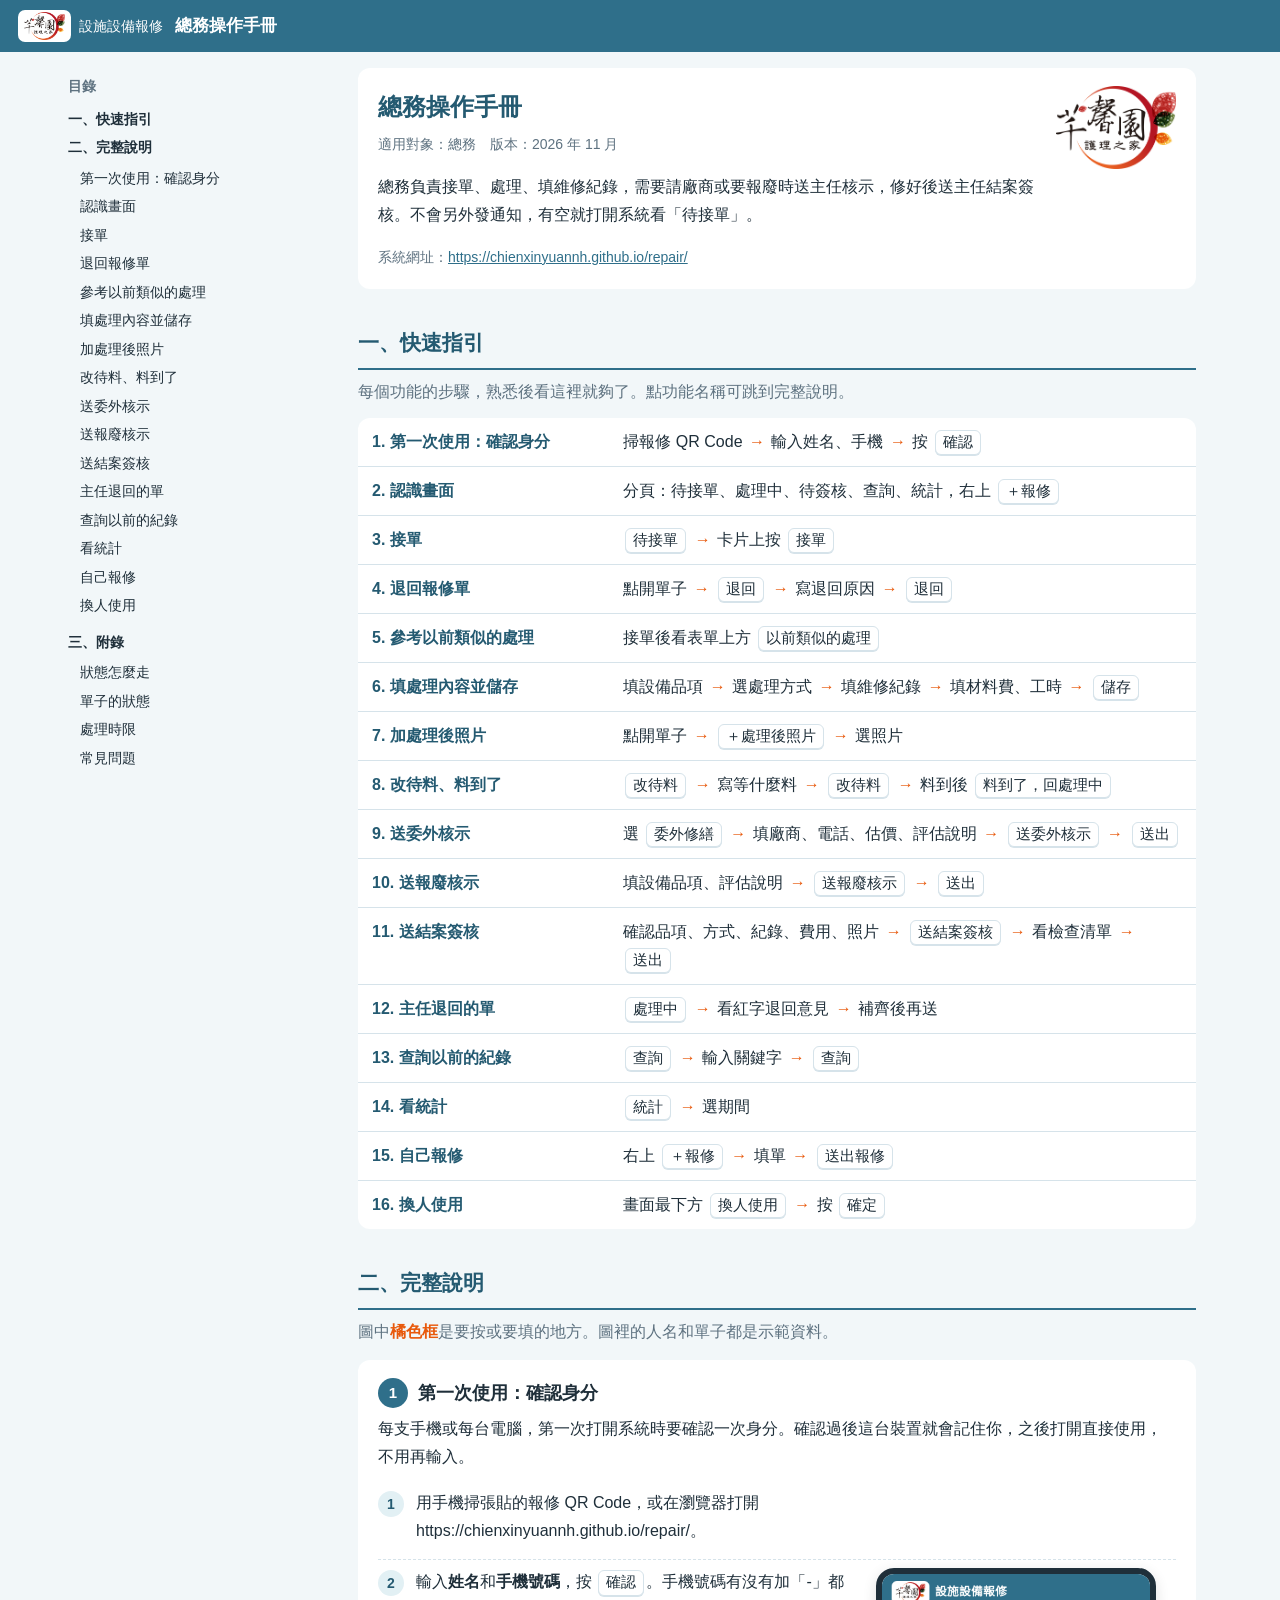
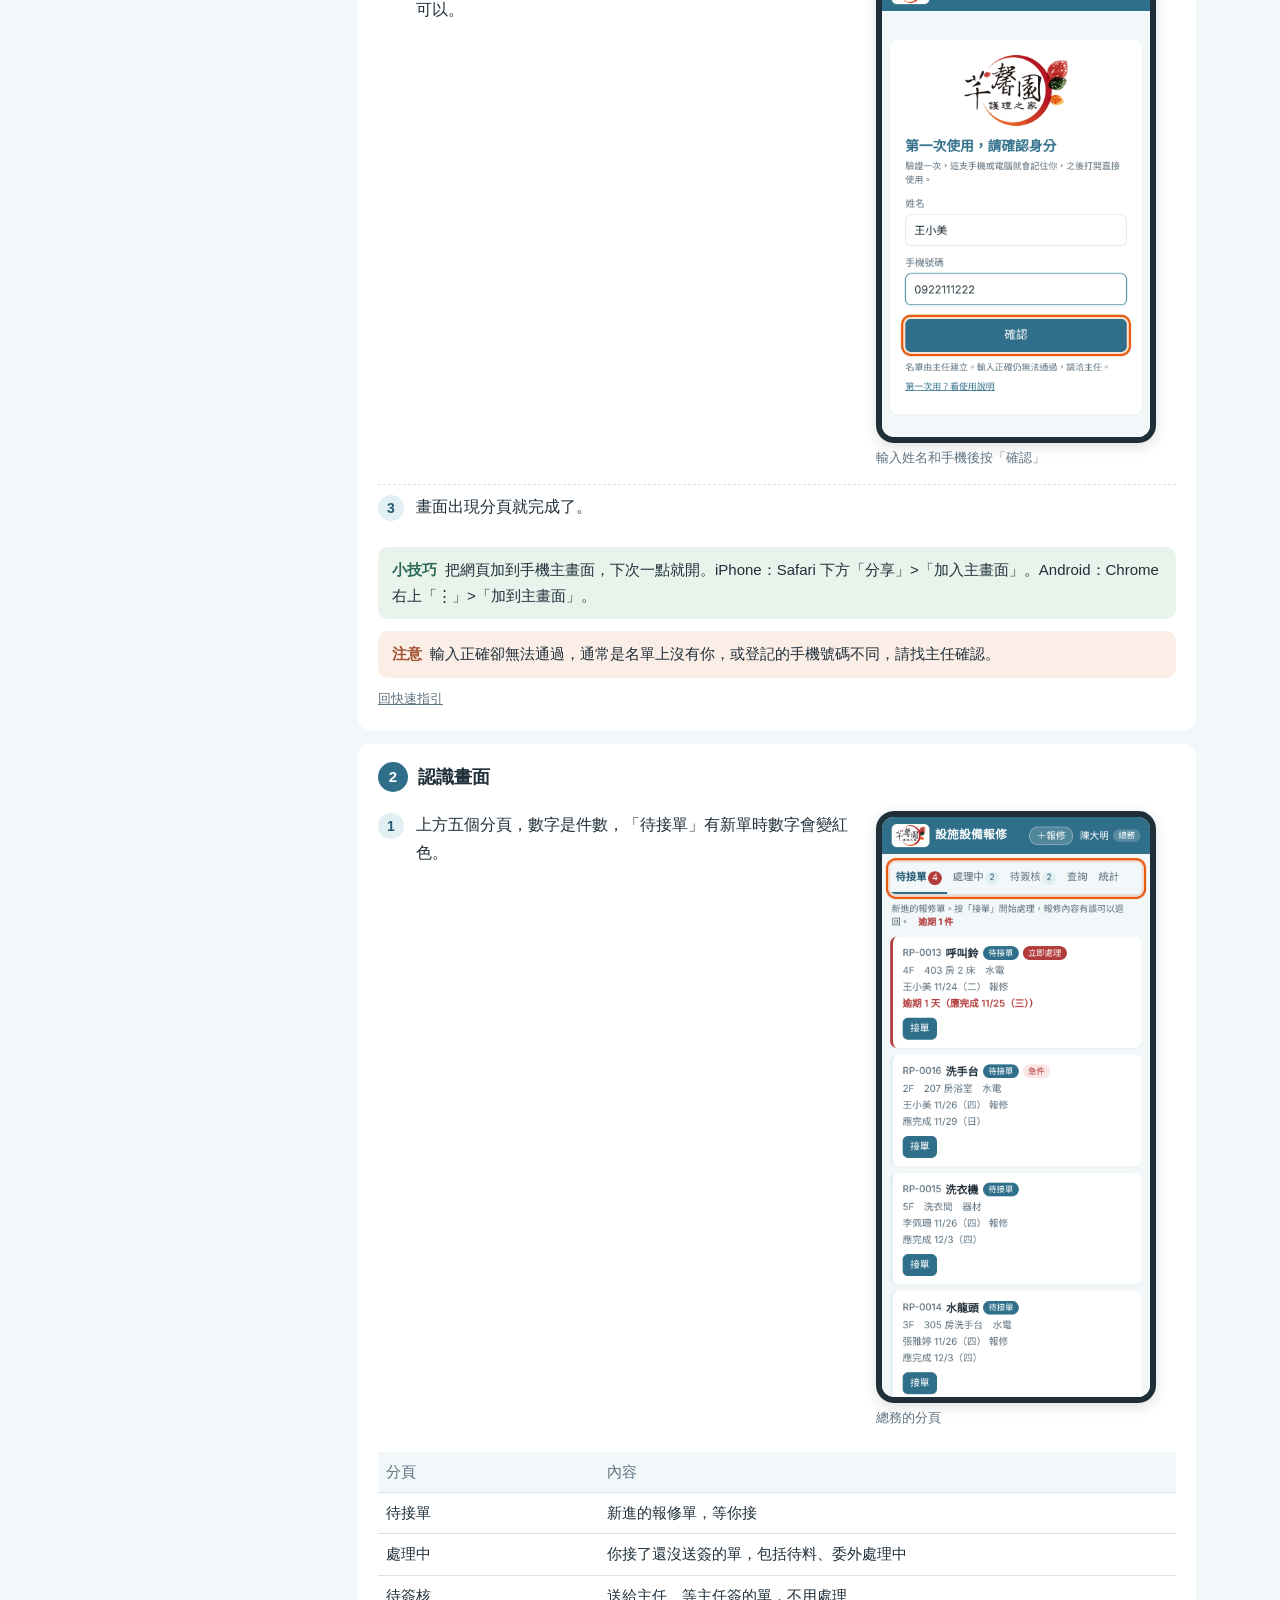
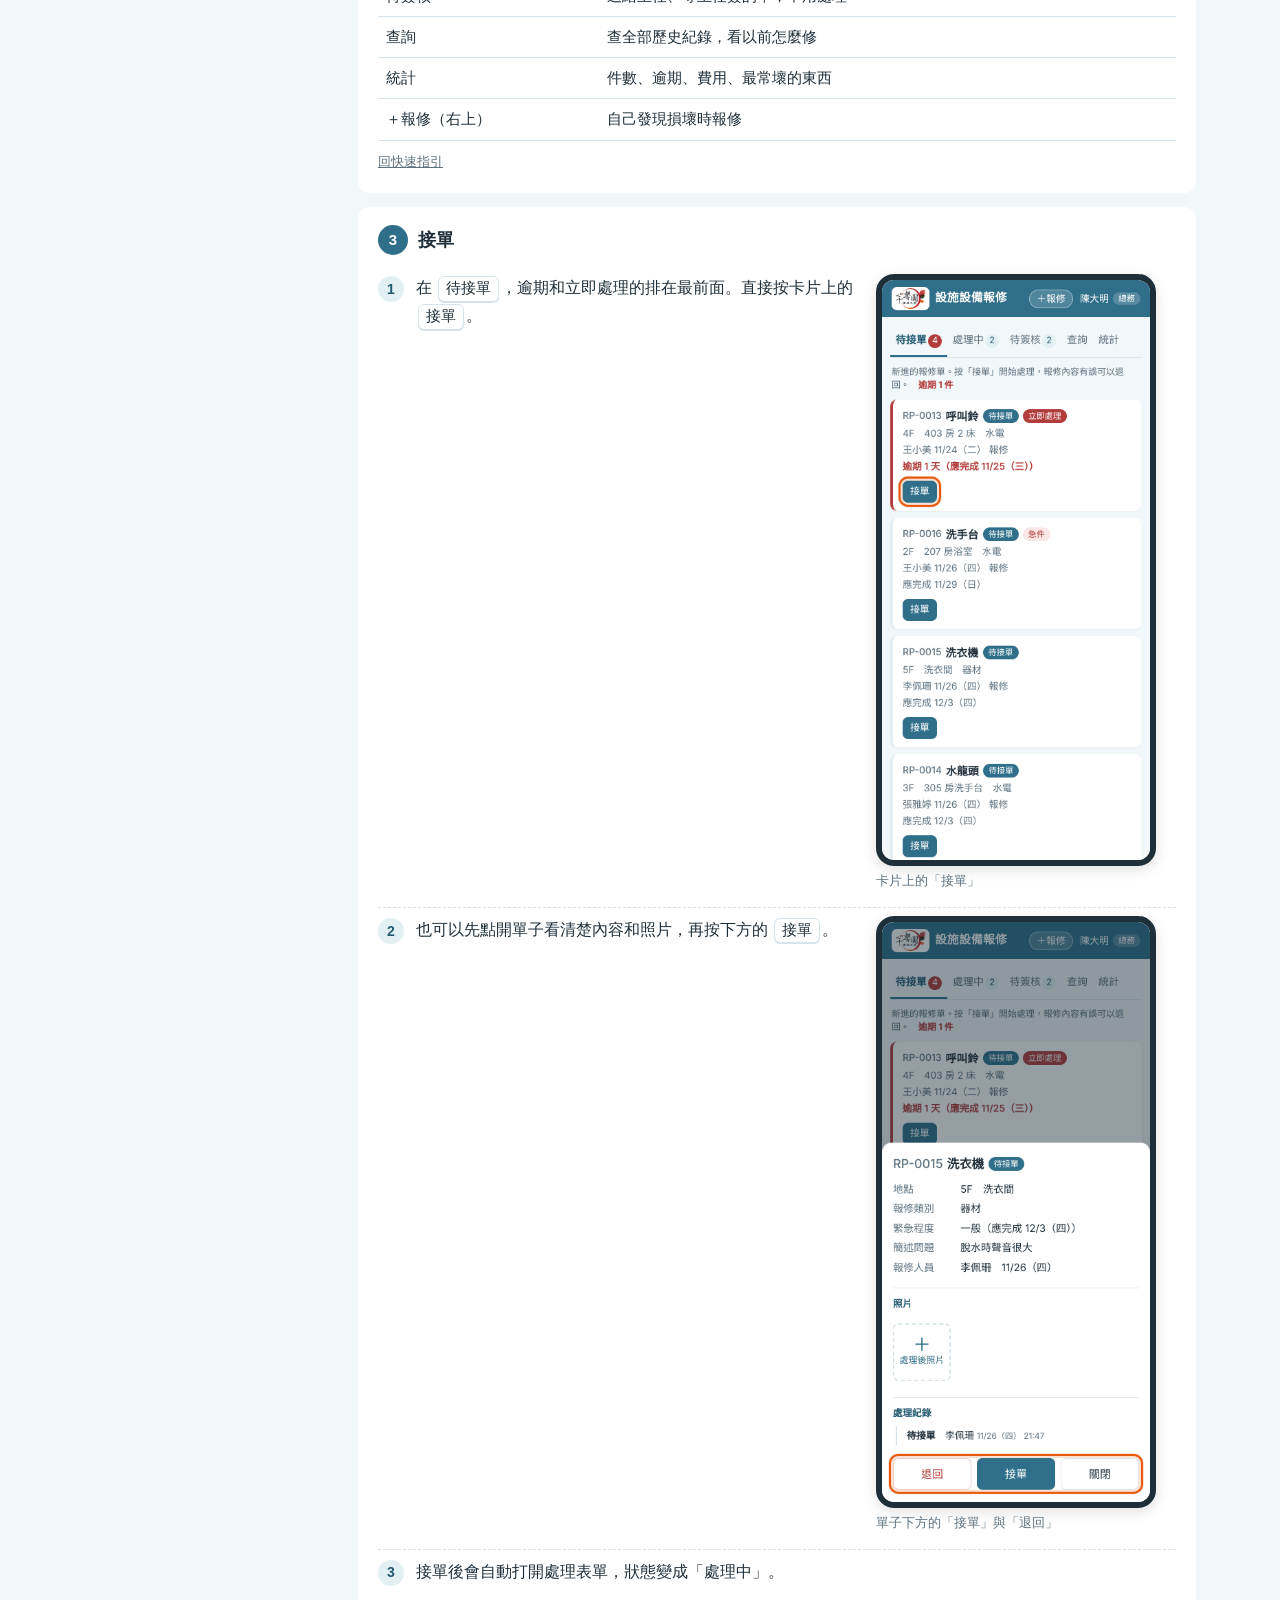
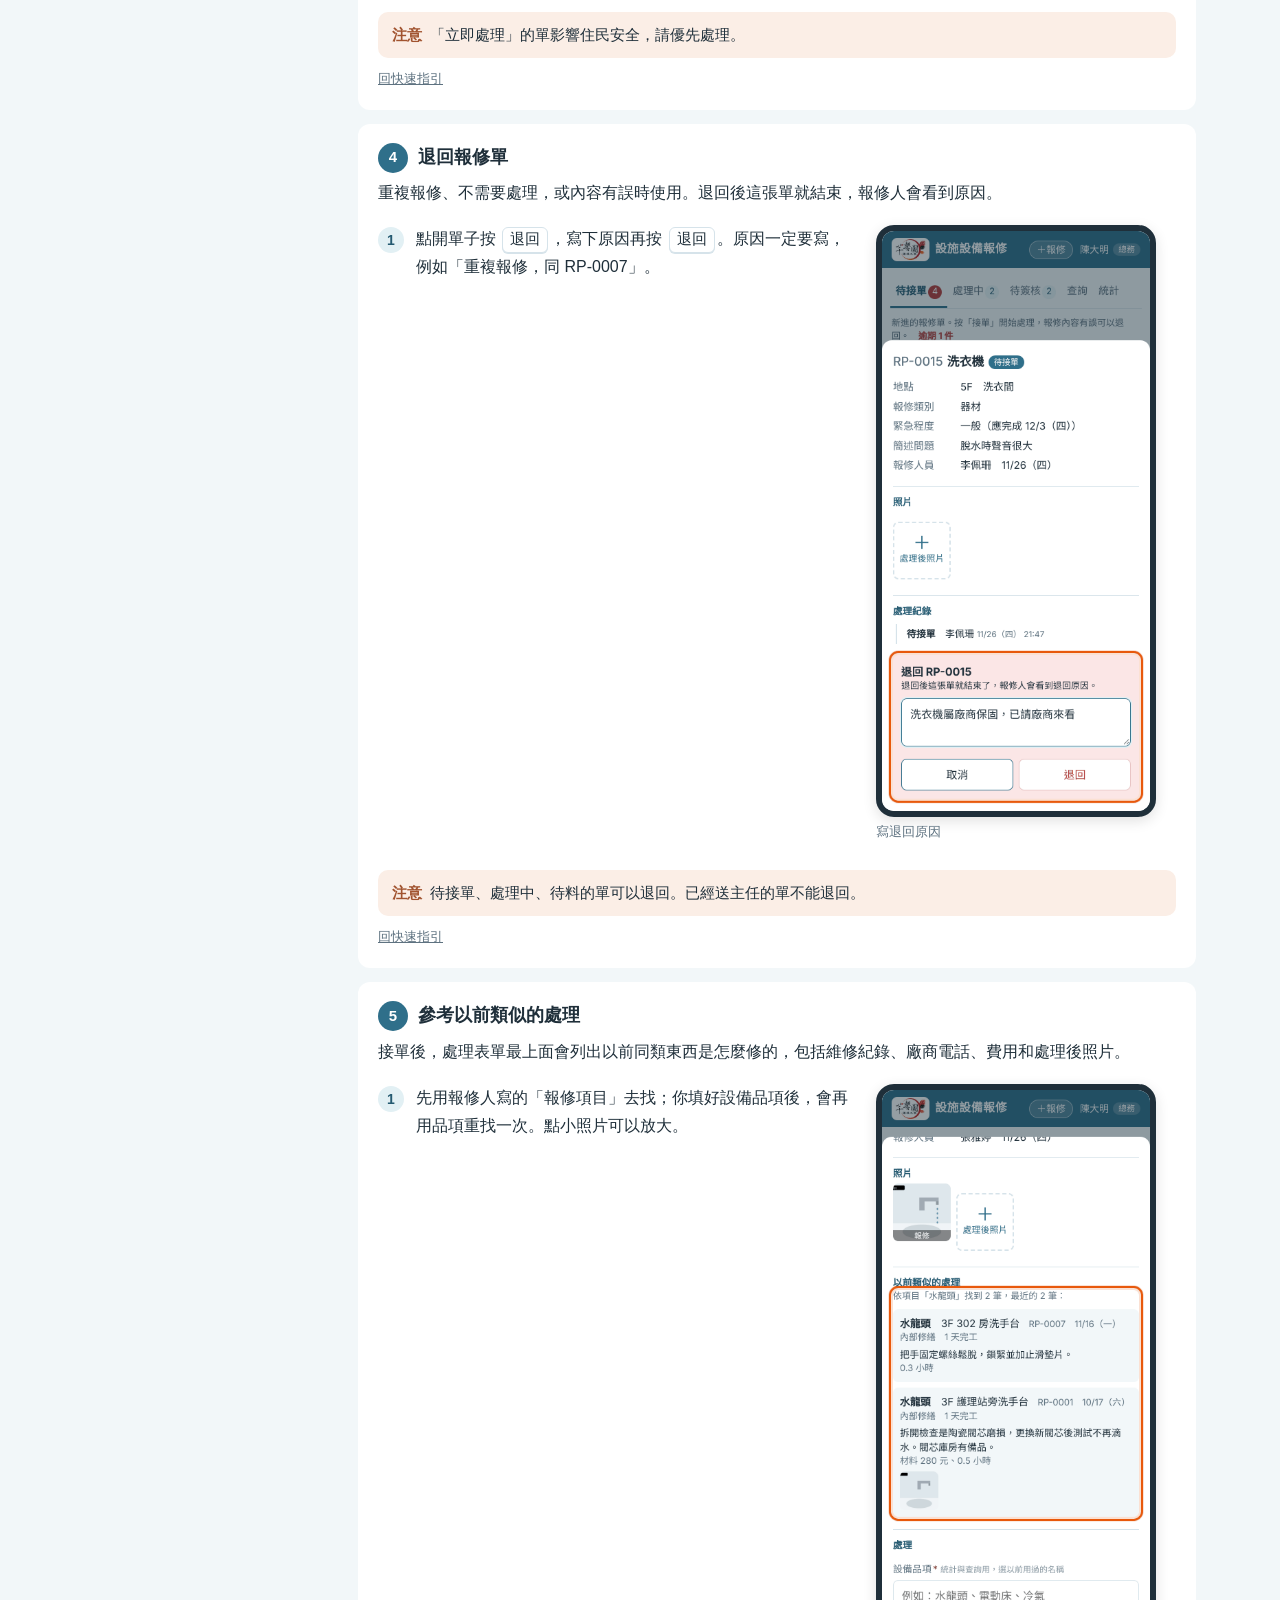
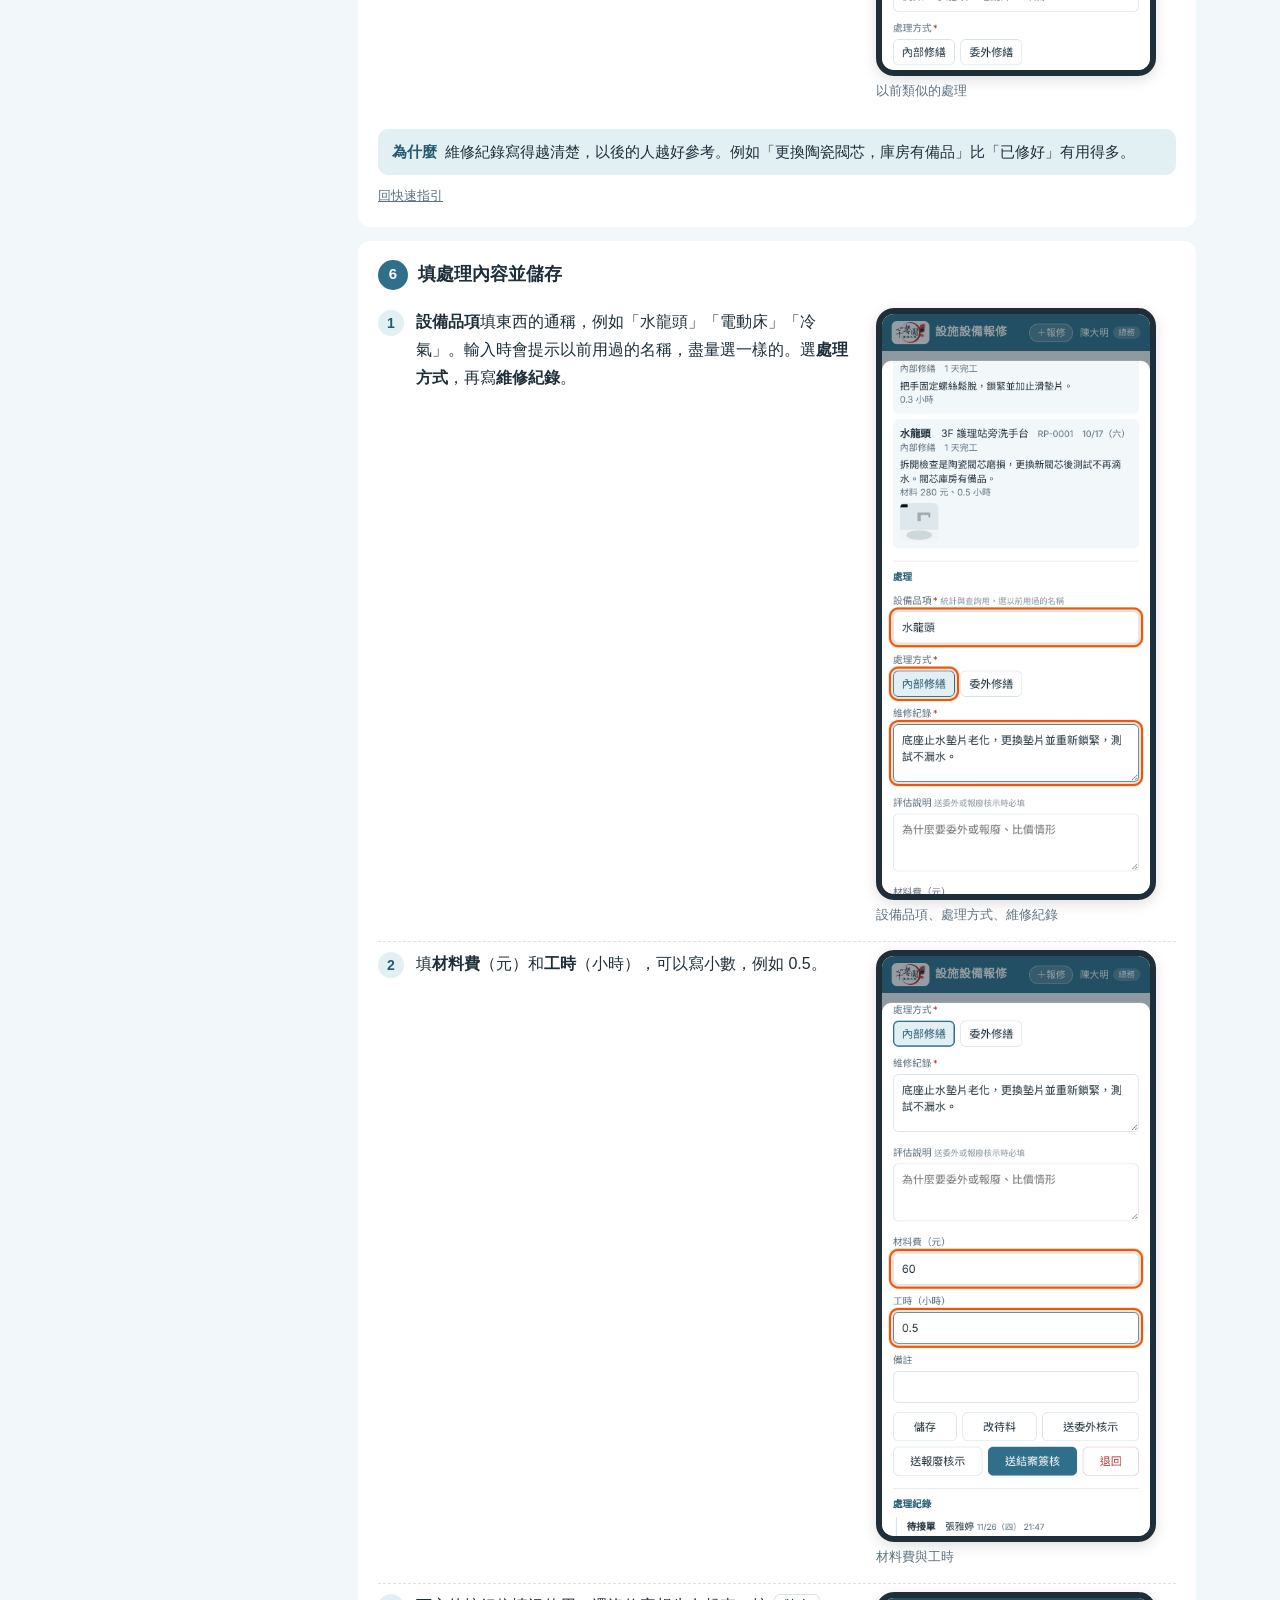
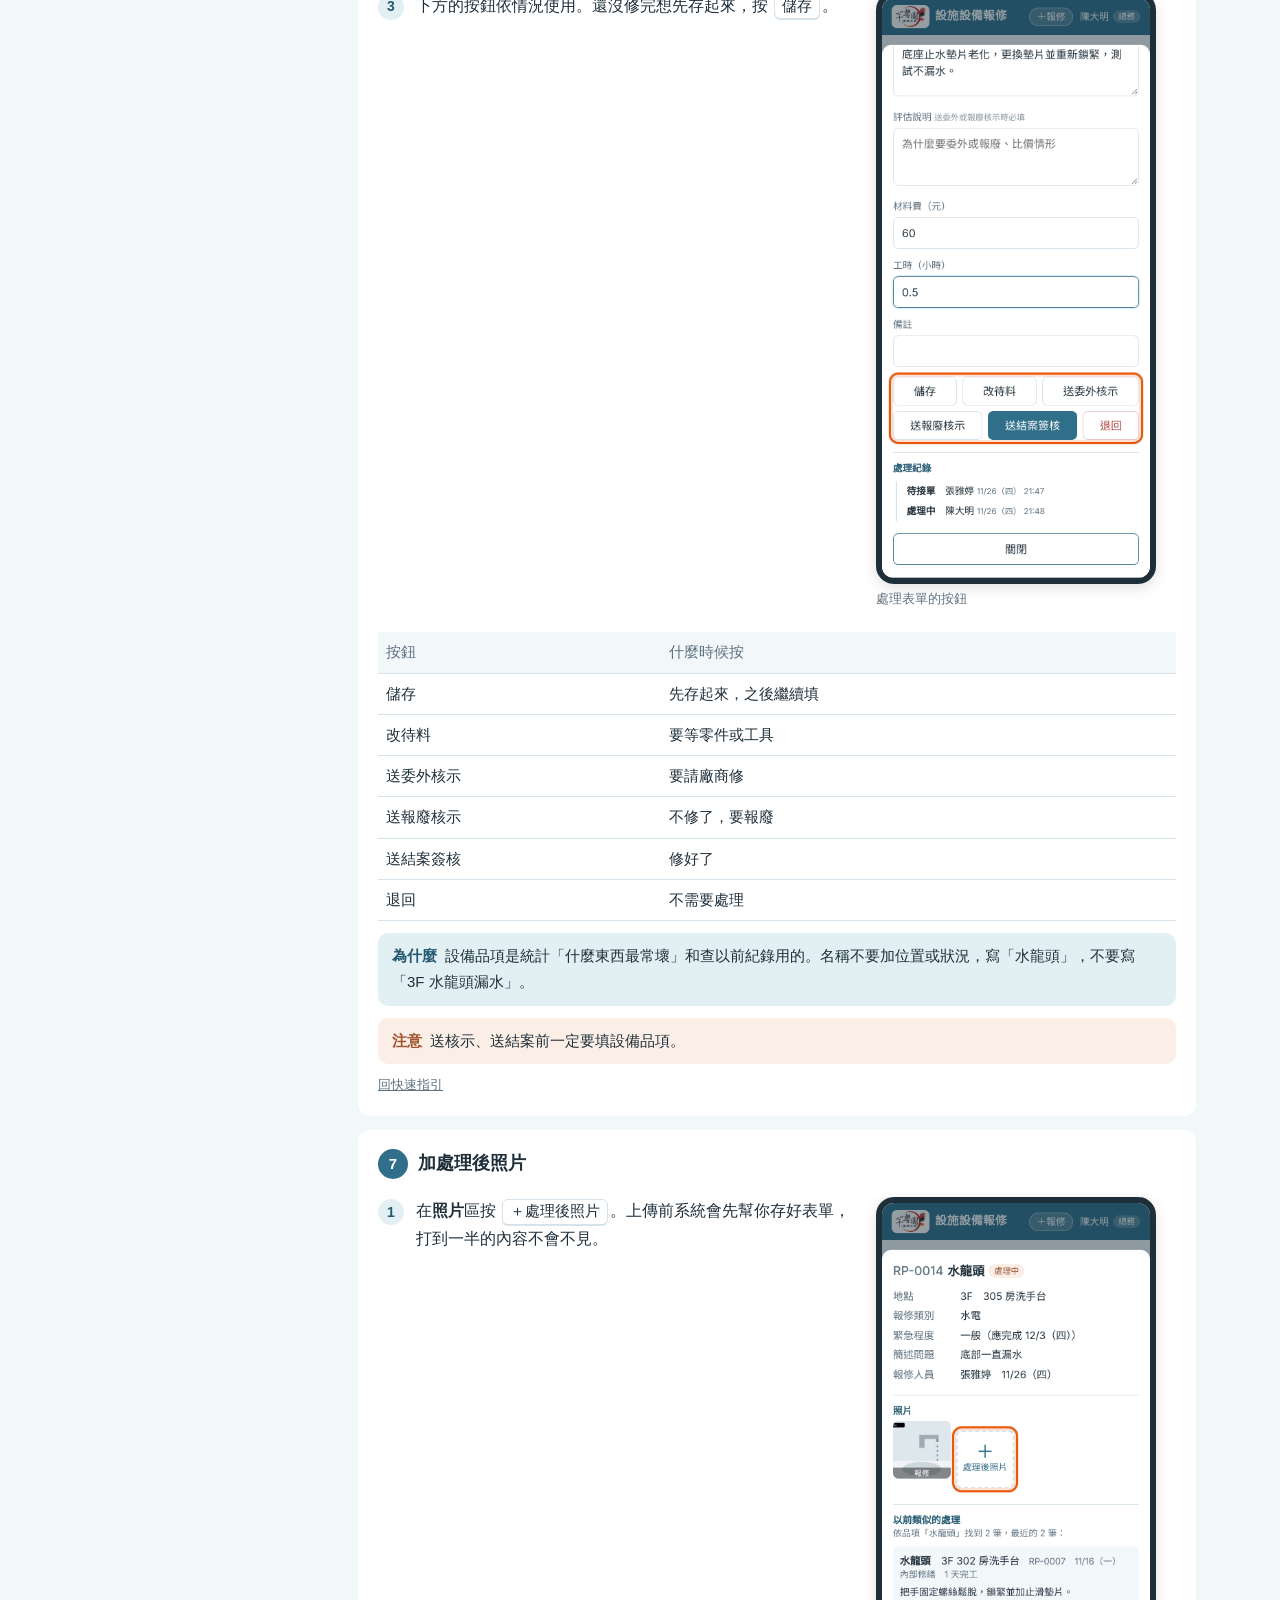
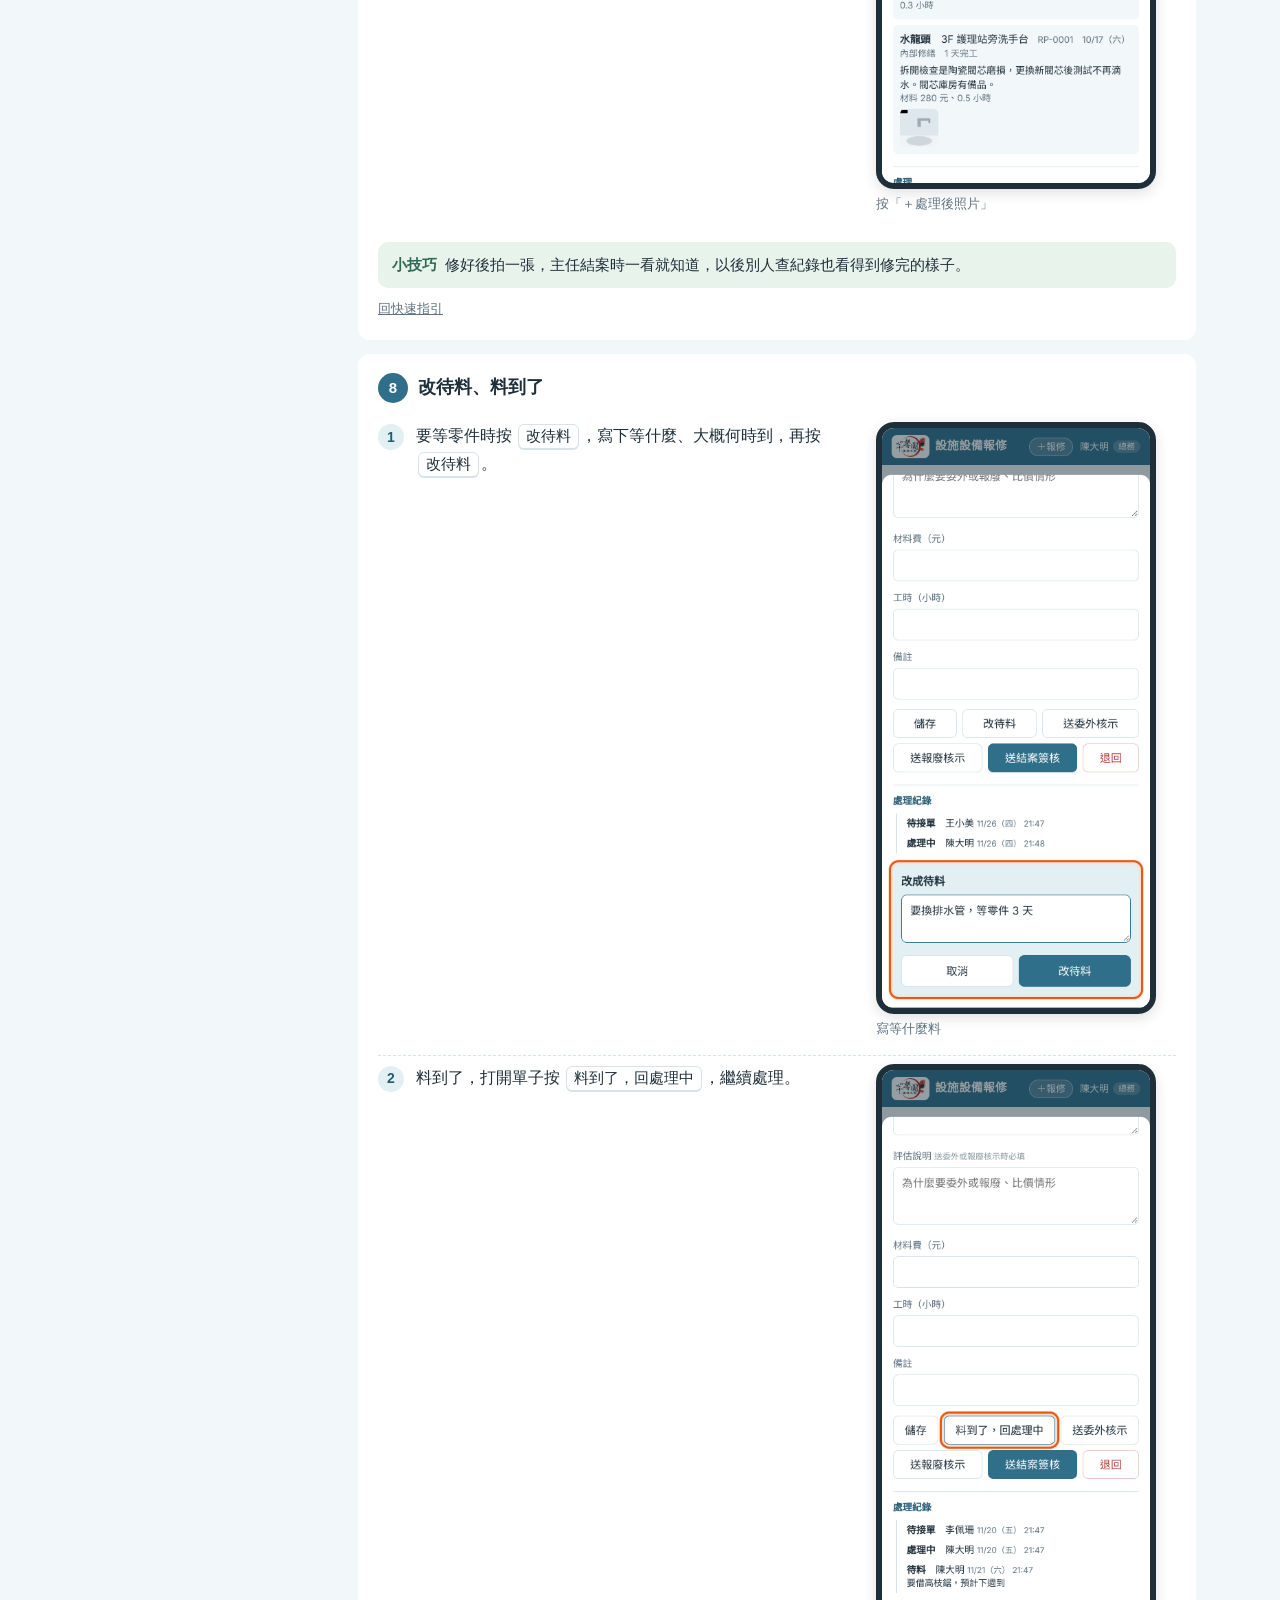
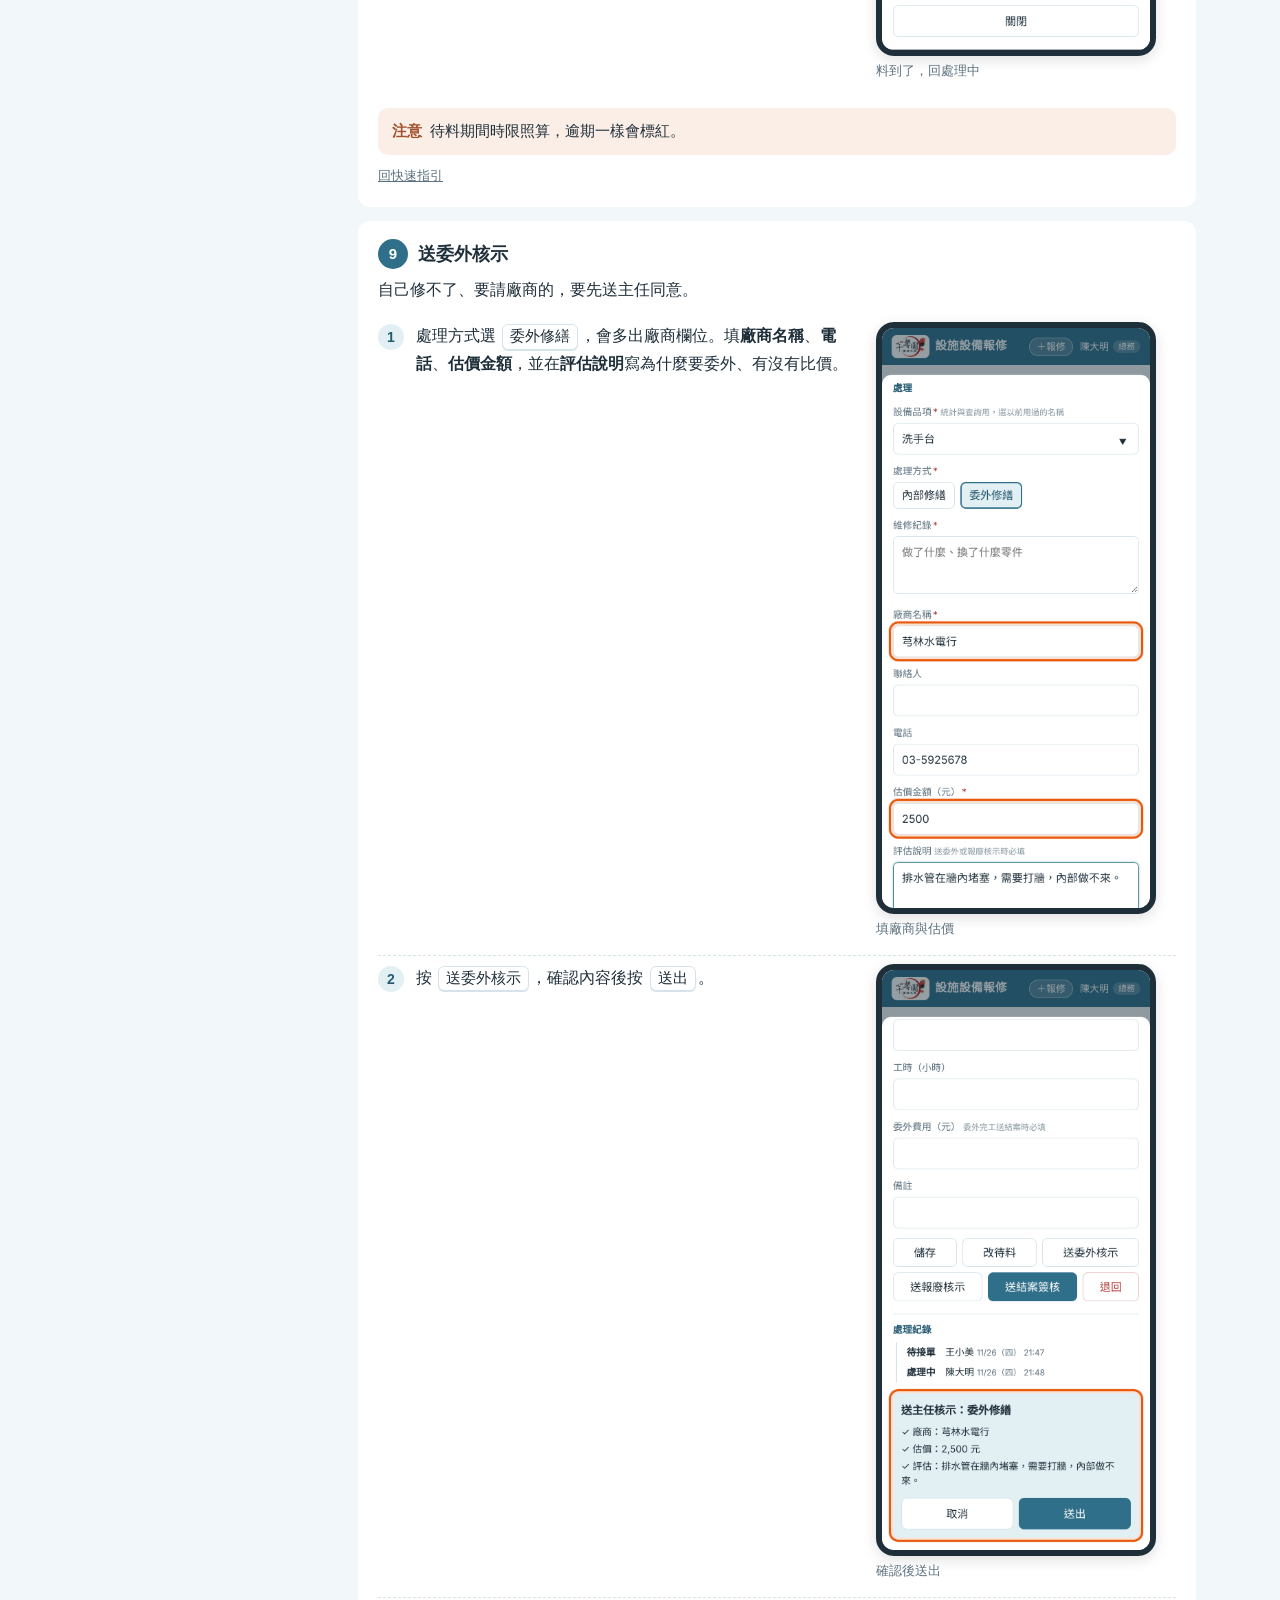
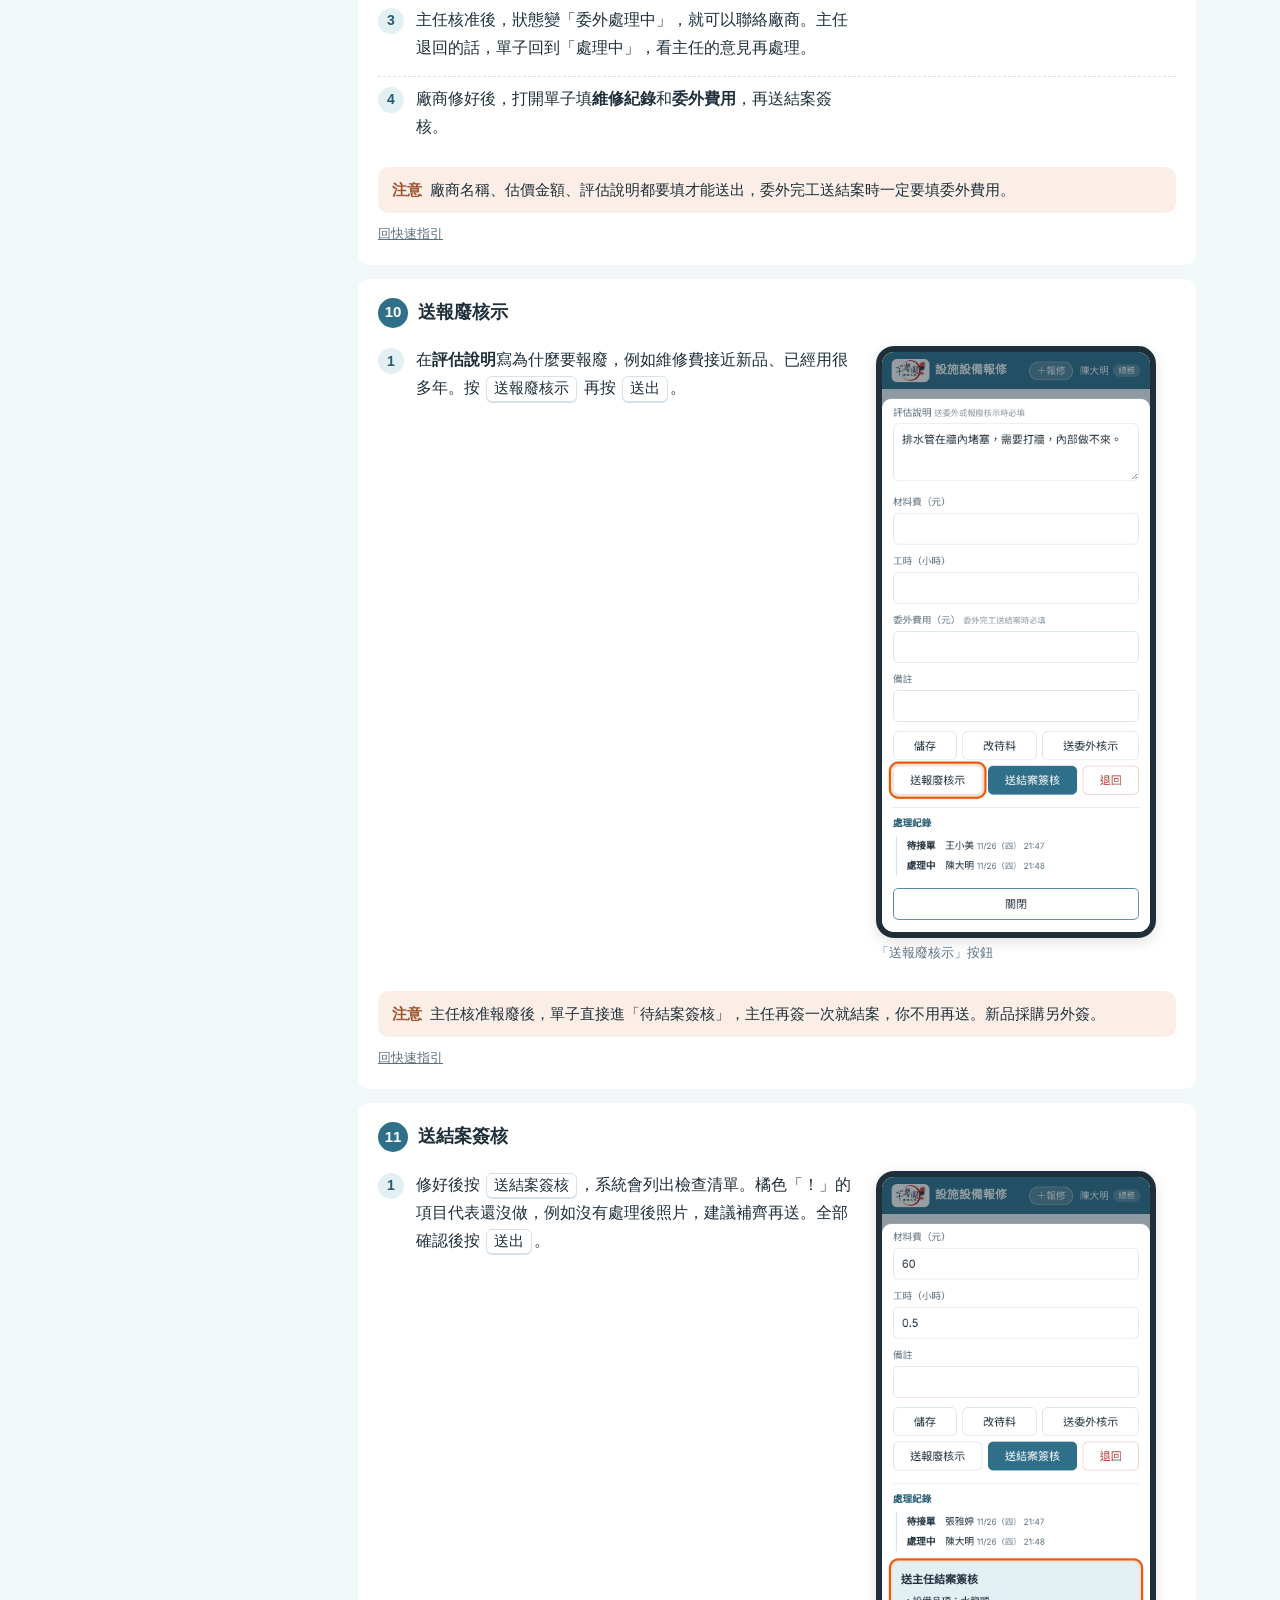
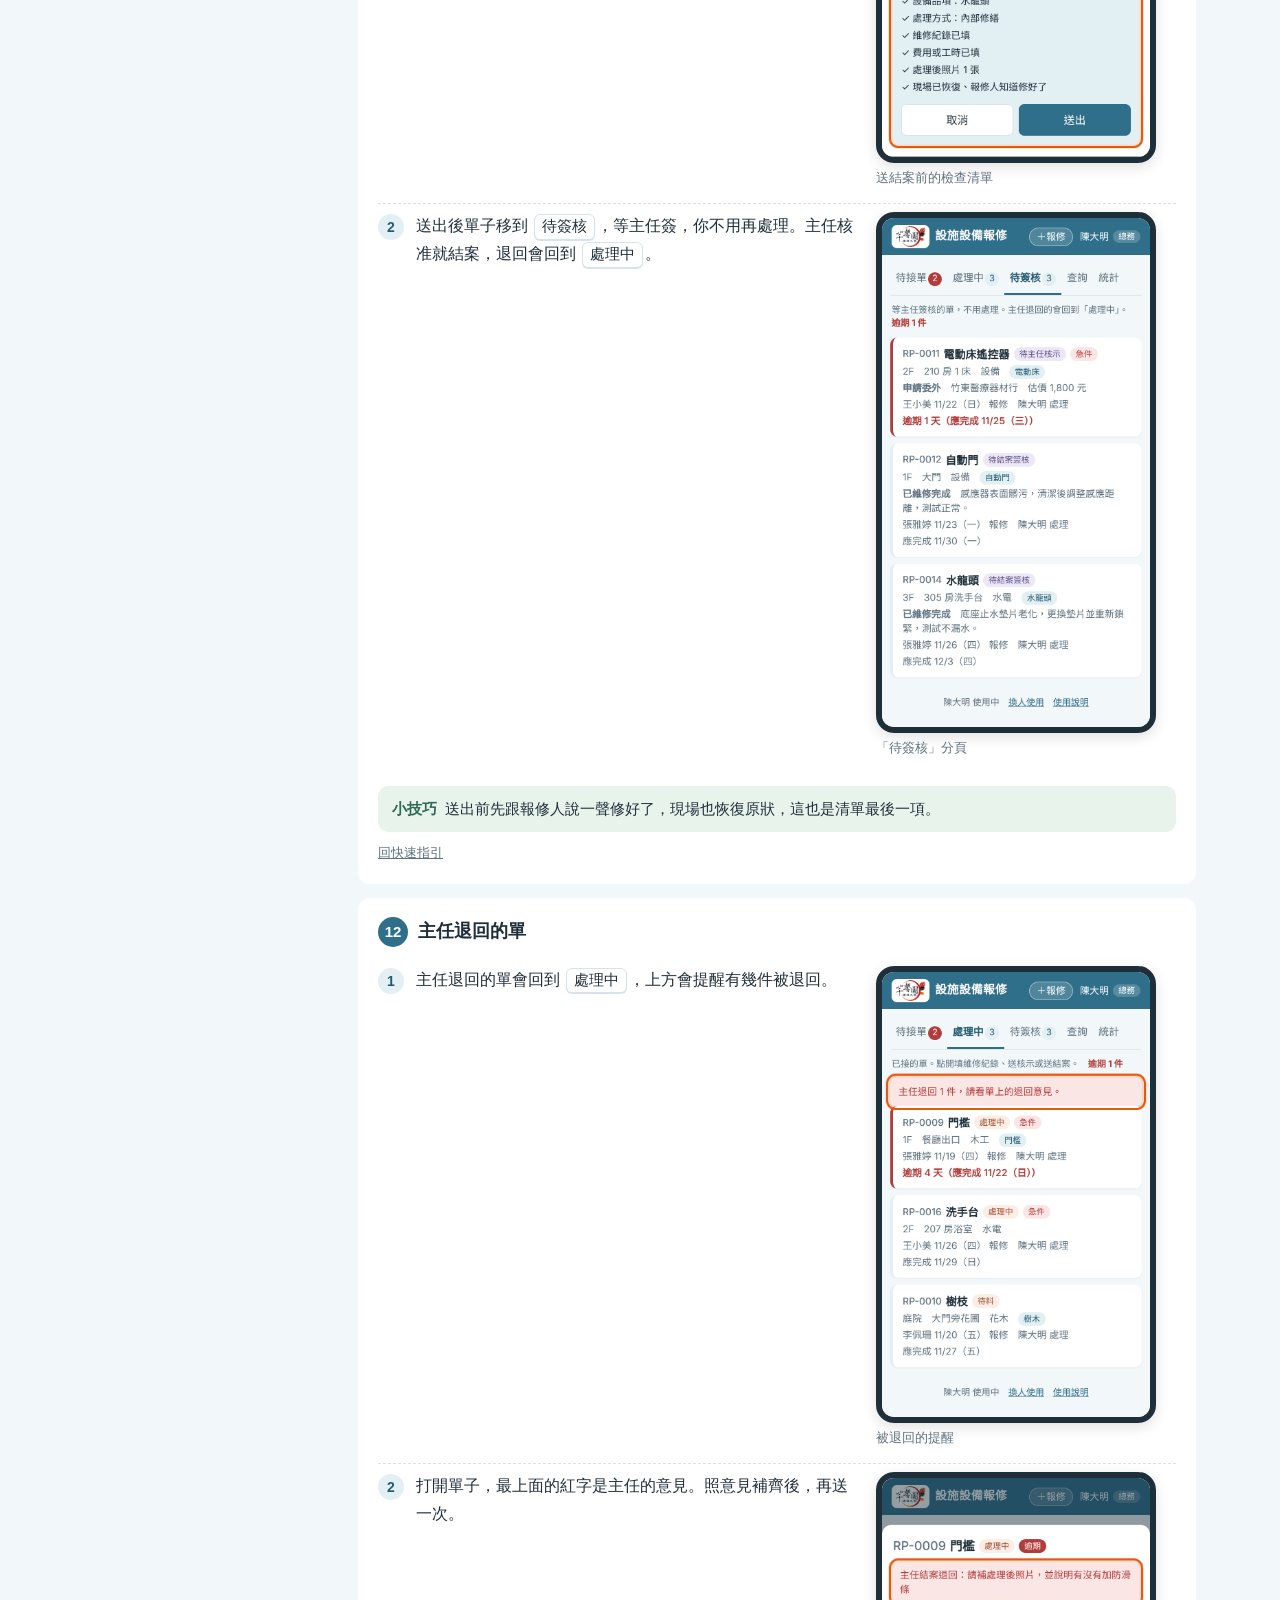
<file: UserManual/ga.html>
<!DOCTYPE html>
<html lang="zh-Hant">
<head>
<meta charset="utf-8">
<meta name="viewport" content="width=device-width, initial-scale=1">
<title>芊馨園 設施設備報修 總務操作手冊</title>
<link rel="icon" type="image/png" href="img/icon-192.png">
<link rel="stylesheet" href="manual.css">
</head>
<body>
<header class="top"><a href="index.html" class="home"><span class="logo"><img src="img/logo.png" alt="芊馨園護理之家"></span>設施設備報修</a><span class="ttl">總務操作手冊</span></header>
<div class="wrap">
<nav class="side">
  <div class="sh">目錄</div>
  <ol class="toc"><li><a href="#quick"><b>一、快速指引</b></a></li><li><a href="#full"><b>二、完整說明</b></a><ol><li><a href="#f1">第一次使用：確認身分</a></li><li><a href="#f2">認識畫面</a></li><li><a href="#f3">接單</a></li><li><a href="#f4">退回報修單</a></li><li><a href="#f5">參考以前類似的處理</a></li><li><a href="#f6">填處理內容並儲存</a></li><li><a href="#f7">加處理後照片</a></li><li><a href="#f8">改待料、料到了</a></li><li><a href="#f9">送委外核示</a></li><li><a href="#f10">送報廢核示</a></li><li><a href="#f11">送結案簽核</a></li><li><a href="#f12">主任退回的單</a></li><li><a href="#f13">查詢以前的紀錄</a></li><li><a href="#f14">看統計</a></li><li><a href="#f15">自己報修</a></li><li><a href="#f16">換人使用</a></li></ol></li><li><a href="#appx"><b>三、附錄</b></a><ol><li><a href="#a1">狀態怎麼走</a></li><li><a href="#a2">單子的狀態</a></li><li><a href="#a3">處理時限</a></li><li><a href="#a4">常見問題</a></li></ol></li></ol>
</nav>
<main>
<div class="hero">
  <img class="herologo" src="img/logo-large.png" alt="芊馨園護理之家">
  <h1>總務操作手冊</h1>
  <p class="meta">適用對象：總務　版本：2026 年 11 月</p>
  <p>總務負責接單、處理、填維修紀錄，需要請廠商或要報廢時送主任核示，修好後送主任結案簽核。不會另外發通知，有空就打開系統看「待接單」。</p>
  <p class="meta">系統網址：<a href="https://chienxinyuannh.github.io/repair/">https://chienxinyuannh.github.io/repair/</a></p>
</div>

<h2 id="quick">一、快速指引</h2>
<p class="lead">每個功能的步驟，熟悉後看這裡就夠了。點功能名稱可跳到完整說明。</p>
<table class="quick"><tr><td class="qn"><a href="#f1">1. 第一次使用：確認身分</a></td><td>掃報修 QR Code <span class="arr">→</span> 輸入姓名、手機 <span class="arr">→</span> 按 <span class="kbd">確認</span></td></tr><tr><td class="qn"><a href="#f2">2. 認識畫面</a></td><td>分頁：待接單、處理中、待簽核、查詢、統計，右上 <span class="kbd">＋報修</span></td></tr><tr><td class="qn"><a href="#f3">3. 接單</a></td><td><span class="kbd">待接單</span> <span class="arr">→</span> 卡片上按 <span class="kbd">接單</span></td></tr><tr><td class="qn"><a href="#f4">4. 退回報修單</a></td><td>點開單子 <span class="arr">→</span> <span class="kbd">退回</span> <span class="arr">→</span> 寫退回原因 <span class="arr">→</span> <span class="kbd">退回</span></td></tr><tr><td class="qn"><a href="#f5">5. 參考以前類似的處理</a></td><td>接單後看表單上方 <span class="kbd">以前類似的處理</span></td></tr><tr><td class="qn"><a href="#f6">6. 填處理內容並儲存</a></td><td>填設備品項 <span class="arr">→</span> 選處理方式 <span class="arr">→</span> 填維修紀錄 <span class="arr">→</span> 填材料費、工時 <span class="arr">→</span> <span class="kbd">儲存</span></td></tr><tr><td class="qn"><a href="#f7">7. 加處理後照片</a></td><td>點開單子 <span class="arr">→</span> <span class="kbd">＋處理後照片</span> <span class="arr">→</span> 選照片</td></tr><tr><td class="qn"><a href="#f8">8. 改待料、料到了</a></td><td><span class="kbd">改待料</span> <span class="arr">→</span> 寫等什麼料 <span class="arr">→</span> <span class="kbd">改待料</span> <span class="arr">→</span> 料到後 <span class="kbd">料到了，回處理中</span></td></tr><tr><td class="qn"><a href="#f9">9. 送委外核示</a></td><td>選 <span class="kbd">委外修繕</span> <span class="arr">→</span> 填廠商、電話、估價、評估說明 <span class="arr">→</span> <span class="kbd">送委外核示</span> <span class="arr">→</span> <span class="kbd">送出</span></td></tr><tr><td class="qn"><a href="#f10">10. 送報廢核示</a></td><td>填設備品項、評估說明 <span class="arr">→</span> <span class="kbd">送報廢核示</span> <span class="arr">→</span> <span class="kbd">送出</span></td></tr><tr><td class="qn"><a href="#f11">11. 送結案簽核</a></td><td>確認品項、方式、紀錄、費用、照片 <span class="arr">→</span> <span class="kbd">送結案簽核</span> <span class="arr">→</span> 看檢查清單 <span class="arr">→</span> <span class="kbd">送出</span></td></tr><tr><td class="qn"><a href="#f12">12. 主任退回的單</a></td><td><span class="kbd">處理中</span> <span class="arr">→</span> 看紅字退回意見 <span class="arr">→</span> 補齊後再送</td></tr><tr><td class="qn"><a href="#f13">13. 查詢以前的紀錄</a></td><td><span class="kbd">查詢</span> <span class="arr">→</span> 輸入關鍵字 <span class="arr">→</span> <span class="kbd">查詢</span></td></tr><tr><td class="qn"><a href="#f14">14. 看統計</a></td><td><span class="kbd">統計</span> <span class="arr">→</span> 選期間</td></tr><tr><td class="qn"><a href="#f15">15. 自己報修</a></td><td>右上 <span class="kbd">＋報修</span> <span class="arr">→</span> 填單 <span class="arr">→</span> <span class="kbd">送出報修</span></td></tr><tr><td class="qn"><a href="#f16">16. 換人使用</a></td><td>畫面最下方 <span class="kbd">換人使用</span> <span class="arr">→</span> 按 <span class="kbd">確定</span></td></tr></table>

<h2 id="full">二、完整說明</h2>
<p class="lead">圖中<b class="hl">橘色框</b>是要按或要填的地方。圖裡的人名和單子都是示範資料。</p>
<section class="feat" id="f1"><h3><span class="no">1</span>第一次使用：確認身分</h3><p class="intro">每支手機或每台電腦，第一次打開系統時要確認一次身分。確認過後這台裝置就會記住你，之後打開直接使用，不用再輸入。</p><ol class="steps"><li><div class="st">用手機掃張貼的報修 QR Code，或在瀏覽器打開 https://chienxinyuannh.github.io/repair/。</div></li><li><div class="st">輸入<b>姓名</b>和<b>手機號碼</b>，按 <span class="kbd">確認</span>。手機號碼有沒有加「-」都可以。</div><figure class=""><div class="frame"><img src="img/s01_verify.png" alt="輸入姓名和手機後按「確認」" loading="lazy"></div><figcaption>輸入姓名和手機後按「確認」</figcaption></figure></li><li><div class="st">畫面出現分頁就完成了。</div></li></ol><div class="box tip"><b>小技巧</b>把網頁加到手機主畫面，下次一點就開。iPhone：Safari 下方「分享」&gt;「加入主畫面」。Android：Chrome 右上「⋮」&gt;「加到主畫面」。</div><div class="box note"><b>注意</b>輸入正確卻無法通過，通常是名單上沒有你，或登記的手機號碼不同，請找主任確認。</div><a class="totop" href="#quick">回快速指引</a></section><section class="feat" id="f2"><h3><span class="no">2</span>認識畫面</h3><ol class="steps"><li><div class="st">上方五個分頁，數字是件數，「待接單」有新單時數字會變紅色。</div><figure class=""><div class="frame"><img src="img/g00_tabs.png" alt="總務的分頁" loading="lazy"></div><figcaption>總務的分頁</figcaption></figure></li></ol><table class="tbl"><tr><th>分頁</th><th>內容</th></tr><tr><td>待接單</td><td>新進的報修單，等你接</td></tr><tr><td>處理中</td><td>你接了還沒送簽的單，包括待料、委外處理中</td></tr><tr><td>待簽核</td><td>送給主任、等主任簽的單，不用處理</td></tr><tr><td>查詢</td><td>查全部歷史紀錄，看以前怎麼修</td></tr><tr><td>統計</td><td>件數、逾期、費用、最常壞的東西</td></tr><tr><td>＋報修（右上）</td><td>自己發現損壞時報修</td></tr></table><a class="totop" href="#quick">回快速指引</a></section><section class="feat" id="f3"><h3><span class="no">3</span>接單</h3><ol class="steps"><li><div class="st">在 <span class="kbd">待接單</span>，逾期和立即處理的排在最前面。直接按卡片上的 <span class="kbd">接單</span>。</div><figure class=""><div class="frame"><img src="img/g01_new.png" alt="卡片上的「接單」" loading="lazy"></div><figcaption>卡片上的「接單」</figcaption></figure></li><li><div class="st">也可以先點開單子看清楚內容和照片，再按下方的 <span class="kbd">接單</span>。</div><figure class=""><div class="frame"><img src="img/g02_detail_new.png" alt="單子下方的「接單」與「退回」" loading="lazy"></div><figcaption>單子下方的「接單」與「退回」</figcaption></figure></li><li><div class="st">接單後會自動打開處理表單，狀態變成「處理中」。</div></li></ol><div class="box note"><b>注意</b>「立即處理」的單影響住民安全，請優先處理。</div><a class="totop" href="#quick">回快速指引</a></section><section class="feat" id="f4"><h3><span class="no">4</span>退回報修單</h3><p class="intro">重複報修、不需要處理，或內容有誤時使用。退回後這張單就結束，報修人會看到原因。</p><ol class="steps"><li><div class="st">點開單子按 <span class="kbd">退回</span>，寫下原因再按 <span class="kbd">退回</span>。原因一定要寫，例如「重複報修，同 RP-0007」。</div><figure class=""><div class="frame"><img src="img/g03_return.png" alt="寫退回原因" loading="lazy"></div><figcaption>寫退回原因</figcaption></figure></li></ol><div class="box note"><b>注意</b>待接單、處理中、待料的單可以退回。已經送主任的單不能退回。</div><a class="totop" href="#quick">回快速指引</a></section><section class="feat" id="f5"><h3><span class="no">5</span>參考以前類似的處理</h3><p class="intro">接單後，處理表單最上面會列出以前同類東西是怎麼修的，包括維修紀錄、廠商電話、費用和處理後照片。</p><ol class="steps"><li><div class="st">先用報修人寫的「報修項目」去找；你填好設備品項後，會再用品項重找一次。點小照片可以放大。</div><figure class=""><div class="frame"><img src="img/g04_km.png" alt="以前類似的處理" loading="lazy"></div><figcaption>以前類似的處理</figcaption></figure></li></ol><div class="box why"><b>為什麼</b>維修紀錄寫得越清楚，以後的人越好參考。例如「更換陶瓷閥芯，庫房有備品」比「已修好」有用得多。</div><a class="totop" href="#quick">回快速指引</a></section><section class="feat" id="f6"><h3><span class="no">6</span>填處理內容並儲存</h3><ol class="steps"><li><div class="st"><b>設備品項</b>填東西的通稱，例如「水龍頭」「電動床」「冷氣」。輸入時會提示以前用過的名稱，盡量選一樣的。選<b>處理方式</b>，再寫<b>維修紀錄</b>。</div><figure class=""><div class="frame"><img src="img/g05_work.png" alt="設備品項、處理方式、維修紀錄" loading="lazy"></div><figcaption>設備品項、處理方式、維修紀錄</figcaption></figure></li><li><div class="st">填<b>材料費</b>（元）和<b>工時</b>（小時），可以寫小數，例如 0.5。</div><figure class=""><div class="frame"><img src="img/g06_cost.png" alt="材料費與工時" loading="lazy"></div><figcaption>材料費與工時</figcaption></figure></li><li><div class="st">下方的按鈕依情況使用。還沒修完想先存起來，按 <span class="kbd">儲存</span>。</div><figure class=""><div class="frame"><img src="img/g07_buttons.png" alt="處理表單的按鈕" loading="lazy"></div><figcaption>處理表單的按鈕</figcaption></figure></li></ol><table class="tbl"><tr><th>按鈕</th><th>什麼時候按</th></tr><tr><td>儲存</td><td>先存起來，之後繼續填</td></tr><tr><td>改待料</td><td>要等零件或工具</td></tr><tr><td>送委外核示</td><td>要請廠商修</td></tr><tr><td>送報廢核示</td><td>不修了，要報廢</td></tr><tr><td>送結案簽核</td><td>修好了</td></tr><tr><td>退回</td><td>不需要處理</td></tr></table><div class="box why"><b>為什麼</b>設備品項是統計「什麼東西最常壞」和查以前紀錄用的。名稱不要加位置或狀況，寫「水龍頭」，不要寫「3F 水龍頭漏水」。</div><div class="box note"><b>注意</b>送核示、送結案前一定要填設備品項。</div><a class="totop" href="#quick">回快速指引</a></section><section class="feat" id="f7"><h3><span class="no">7</span>加處理後照片</h3><ol class="steps"><li><div class="st">在<b>照片</b>區按 <span class="kbd">＋處理後照片</span>。上傳前系統會先幫你存好表單，打到一半的內容不會不見。</div><figure class=""><div class="frame"><img src="img/g08_addphoto.png" alt="按「＋處理後照片」" loading="lazy"></div><figcaption>按「＋處理後照片」</figcaption></figure></li></ol><div class="box tip"><b>小技巧</b>修好後拍一張，主任結案時一看就知道，以後別人查紀錄也看得到修完的樣子。</div><a class="totop" href="#quick">回快速指引</a></section><section class="feat" id="f8"><h3><span class="no">8</span>改待料、料到了</h3><ol class="steps"><li><div class="st">要等零件時按 <span class="kbd">改待料</span>，寫下等什麼、大概何時到，再按 <span class="kbd">改待料</span>。</div><figure class=""><div class="frame"><img src="img/g10_wait.png" alt="寫等什麼料" loading="lazy"></div><figcaption>寫等什麼料</figcaption></figure></li><li><div class="st">料到了，打開單子按 <span class="kbd">料到了，回處理中</span>，繼續處理。</div><figure class=""><div class="frame"><img src="img/g16_resume.png" alt="料到了，回處理中" loading="lazy"></div><figcaption>料到了，回處理中</figcaption></figure></li></ol><div class="box note"><b>注意</b>待料期間時限照算，逾期一樣會標紅。</div><a class="totop" href="#quick">回快速指引</a></section><section class="feat" id="f9"><h3><span class="no">9</span>送委外核示</h3><p class="intro">自己修不了、要請廠商的，要先送主任同意。</p><ol class="steps"><li><div class="st">處理方式選 <span class="kbd">委外修繕</span>，會多出廠商欄位。填<b>廠商名稱</b>、<b>電話</b>、<b>估價金額</b>，並在<b>評估說明</b>寫為什麼要委外、有沒有比價。</div><figure class=""><div class="frame"><img src="img/g11_vendor.png" alt="填廠商與估價" loading="lazy"></div><figcaption>填廠商與估價</figcaption></figure></li><li><div class="st">按 <span class="kbd">送委外核示</span>，確認內容後按 <span class="kbd">送出</span>。</div><figure class=""><div class="frame"><img src="img/g12_out.png" alt="確認後送出" loading="lazy"></div><figcaption>確認後送出</figcaption></figure></li><li><div class="st">主任核准後，狀態變「委外處理中」，就可以聯絡廠商。主任退回的話，單子回到「處理中」，看主任的意見再處理。</div></li><li><div class="st">廠商修好後，打開單子填<b>維修紀錄</b>和<b>委外費用</b>，再送結案簽核。</div></li></ol><div class="box note"><b>注意</b>廠商名稱、估價金額、評估說明都要填才能送出，委外完工送結案時一定要填委外費用。</div><a class="totop" href="#quick">回快速指引</a></section><section class="feat" id="f10"><h3><span class="no">10</span>送報廢核示</h3><ol class="steps"><li><div class="st">在<b>評估說明</b>寫為什麼要報廢，例如維修費接近新品、已經用很多年。按 <span class="kbd">送報廢核示</span> 再按 <span class="kbd">送出</span>。</div><figure class=""><div class="frame"><img src="img/g13_scrap.png" alt="「送報廢核示」按鈕" loading="lazy"></div><figcaption>「送報廢核示」按鈕</figcaption></figure></li></ol><div class="box note"><b>注意</b>主任核准報廢後，單子直接進「待結案簽核」，主任再簽一次就結案，你不用再送。新品採購另外簽。</div><a class="totop" href="#quick">回快速指引</a></section><section class="feat" id="f11"><h3><span class="no">11</span>送結案簽核</h3><ol class="steps"><li><div class="st">修好後按 <span class="kbd">送結案簽核</span>，系統會列出檢查清單。橘色「！」的項目代表還沒做，例如沒有處理後照片，建議補齊再送。全部確認後按 <span class="kbd">送出</span>。</div><figure class=""><div class="frame"><img src="img/g09_close_check.png" alt="送結案前的檢查清單" loading="lazy"></div><figcaption>送結案前的檢查清單</figcaption></figure></li><li><div class="st">送出後單子移到 <span class="kbd">待簽核</span>，等主任簽，你不用再處理。主任核准就結案，退回會回到 <span class="kbd">處理中</span>。</div><figure class=""><div class="frame"><img src="img/g17_sign.png" alt="「待簽核」分頁" loading="lazy"></div><figcaption>「待簽核」分頁</figcaption></figure></li></ol><div class="box tip"><b>小技巧</b>送出前先跟報修人說一聲修好了，現場也恢復原狀，這也是清單最後一項。</div><a class="totop" href="#quick">回快速指引</a></section><section class="feat" id="f12"><h3><span class="no">12</span>主任退回的單</h3><ol class="steps"><li><div class="st">主任退回的單會回到 <span class="kbd">處理中</span>，上方會提醒有幾件被退回。</div><figure class=""><div class="frame"><img src="img/g14_worklist.png" alt="被退回的提醒" loading="lazy"></div><figcaption>被退回的提醒</figcaption></figure></li><li><div class="st">打開單子，最上面的紅字是主任的意見。照意見補齊後，再送一次。</div><figure class=""><div class="frame"><img src="img/g15_rejected.png" alt="主任的退回意見" loading="lazy"></div><figcaption>主任的退回意見</figcaption></figure></li></ol><a class="totop" href="#quick">回快速指引</a></section><section class="feat" id="f13"><h3><span class="no">13</span>查詢以前的紀錄</h3><ol class="steps"><li><div class="st">按 <span class="kbd">查詢</span>，輸入關鍵字，可以查單號、品項、地點、維修紀錄、廠商、報修人。多個關鍵字用空白隔開，例如「水龍頭 3F」。右邊的選單可以只看某個狀態或逾期的單。</div><figure class=""><div class="frame"><img src="img/g18_search.png" alt="查詢畫面" loading="lazy"></div><figcaption>查詢畫面</figcaption></figure></li></ol><div class="box tip"><b>小技巧</b>查詢會查全部歷史資料，結果直接顯示當時的維修紀錄，不用一張一張點開。</div><a class="totop" href="#quick">回快速指引</a></section><section class="feat" id="f14"><h3><span class="no">14</span>看統計</h3><ol class="steps"><li><div class="st">按 <span class="kbd">統計</span>，選本月、上月、近三個月、今年或自訂期間。點「最常損壞的設備品項」或「樓層區域」裡的一項，會直接跳到查詢，列出相關紀錄。</div><figure class="tall"><div class="frame"><img src="img/g19_stats.png" alt="統計畫面（可上下捲動）" loading="lazy"></div><figcaption>統計畫面（可上下捲動）</figcaption></figure></li></ol><div class="box note"><b>注意</b>統計依報修日期計算，退回的單不列入。各數字的算法請看主任手冊的「看統計」。</div><a class="totop" href="#quick">回快速指引</a></section><section class="feat" id="f15"><h3><span class="no">15</span>自己報修</h3><ol class="steps"><li><div class="st">巡視時發現損壞，按右上的 <span class="kbd">＋報修</span>，填法和一般同仁一樣，請看一般同仁手冊的「報修」。送出後回到 <span class="kbd">待接單</span> 接單處理。</div><figure class=""><div class="frame"><img src="img/g20_newbtn.png" alt="右上的「＋報修」" loading="lazy"></div><figcaption>右上的「＋報修」</figcaption></figure></li></ol><a class="totop" href="#quick">回快速指引</a></section><section class="feat" id="f16"><h3><span class="no">16</span>換人使用</h3><p class="intro">公用電腦要交給別人用，或借別人的手機報修後要還回去時使用。按了之後這台裝置會忘記你，下次要重新確認身分。</p><ol class="steps"><li><div class="st">捲到畫面最下方，按 <span class="kbd">換人使用</span>。旁邊的 <span class="kbd">使用說明</span> 會打開這份手冊。</div><figure class=""><div class="frame"><img src="img/s15_footer.png" alt="畫面最下方的「換人使用」與「使用說明」" loading="lazy"></div><figcaption>畫面最下方的「換人使用」與「使用說明」</figcaption></figure></li><li><div class="st">看清楚提示後按 <span class="kbd">確定</span>。</div><figure class=""><div class="frame"><img src="img/s16_switch.png" alt="確認要讓這台裝置忘記你" loading="lazy"></div><figcaption>確認要讓這台裝置忘記你</figcaption></figure></li></ol><a class="totop" href="#quick">回快速指引</a></section>

<h2 id="appx">三、附錄</h2>
<section class="appx" id="a1"><h3>狀態怎麼走</h3><div class="flow">
<div class="fl"><span class="tag s-new">待接單</span><i>接單</i><span class="tag s-work">處理中</span><i>送結案</i><span class="tag s-sign">待結案簽核</span><i>主任核准</i><span class="tag s-done">已結案</span></div>
<div class="fl"><span class="tag s-work">處理中</span><i>送委外核示</i><span class="tag s-sign">待主任核示</span><i>核准</i><span class="tag s-work">委外處理中</span><i>送結案</i><span class="tag s-sign">待結案簽核</span></div>
<div class="fl"><span class="tag s-work">處理中</span><i>送報廢核示</i><span class="tag s-sign">待主任核示</span><i>核准</i><span class="tag s-sign">待結案簽核</span><i>主任核准</i><span class="tag s-scrap">報廢</span></div>
<div class="fl"><span class="tag s-work">處理中</span><i>等零件</i><span class="tag s-work">待料</span><i>料到了</i><span class="tag s-work">處理中</span></div>
<div class="fl small">主任退回（核示或結案）一律回到「處理中」。待接單、處理中、待料的單，總務可以退回。</div>
</div></section><section class="appx" id="a2"><h3>單子的狀態</h3><table class="tbl">
<tr><th>狀態</th><th>意思</th></tr>
<tr><td><span class="tag s-new">待接單</span></td><td>剛送出，總務還沒接</td></tr>
<tr><td><span class="tag s-work">處理中</span></td><td>總務已接單，正在處理</td></tr>
<tr><td><span class="tag s-work">待料</span></td><td>等零件或工具</td></tr>
<tr><td><span class="tag s-sign">待主任核示</span></td><td>要請廠商修或要報廢，等主任同意</td></tr>
<tr><td><span class="tag s-work">委外處理中</span></td><td>主任已同意，由廠商處理</td></tr>
<tr><td><span class="tag s-sign">待結案簽核</span></td><td>已經修好（或確定報廢），等主任最後確認</td></tr>
<tr><td><span class="tag s-done">已結案</span></td><td>全部完成</td></tr>
<tr><td><span class="tag s-scrap">報廢</span></td><td>東西報廢，不修了</td></tr>
<tr><td><span class="tag s-done">退回</span></td><td>不處理，例如重複報修、報修人撤回，原因會寫在單上</td></tr>
</table>
<p>超過應完成日還沒修好的單，會標紅色的「逾期」。</p></section><section class="appx" id="a3"><h3>處理時限</h3><table class="tbl">
<tr><th>緊急程度</th><th>時限</th><th>什麼時候選</th><th>例子</th></tr>
<tr><td><span class="tag red">立即處理</span></td><td>1 天內</td><td>影響住民安全</td><td>呼叫鈴沒反應、扶手鬆動、地面破損會絆倒、插座冒煙或漏電</td></tr>
<tr><td><span class="tag org">急件</span></td><td>3 天內</td><td>影響照顧工作，但暫時有替代辦法</td><td>一張電動床不能升降、冷氣不冷、某間浴室沒熱水</td></tr>
<tr><td><span class="tag">一般</span></td><td>7 天內</td><td>不影響安全，也不影響工作</td><td>燈管閃爍、門把鬆、抽屜卡住、牆面油漆剝落</td></tr>
</table></section><section class="appx" id="a4"><h3>常見問題</h3><dl class="faq"><dt>報修人寫得不清楚怎麼辦？</dt><dd>先看照片。還是不清楚就打電話或到現場問，問到的內容可以寫在「備註」。</dd><dt>一張單裡有兩樣東西壞了？</dt><dd>最好分成兩張單，統計才準。可以自己按「＋報修」補一張。</dd><dt>送出後發現填錯了？</dt><dd>送主任之後就不能改了，請主任退回，再改好重送。</dd><dt>可以一次接很多單嗎？</dt><dd>可以，在「待接單」一張一張按「接單」就好，之後到「處理中」慢慢處理。</dd><dt>照片拍不清楚可以刪嗎？</dt><dd>已經上傳的照片不能刪，再補一張清楚的就好。</dd></dl></section>

<footer class="foot">其他手冊：<a href="staff.html">一般同仁操作手冊</a>　<a href="director.html">主任操作手冊</a><br><a href="https://chienxinyuannh.github.io/repair/">回報修系統</a></footer>
</main>
</div>
</body>
</html>
</file>
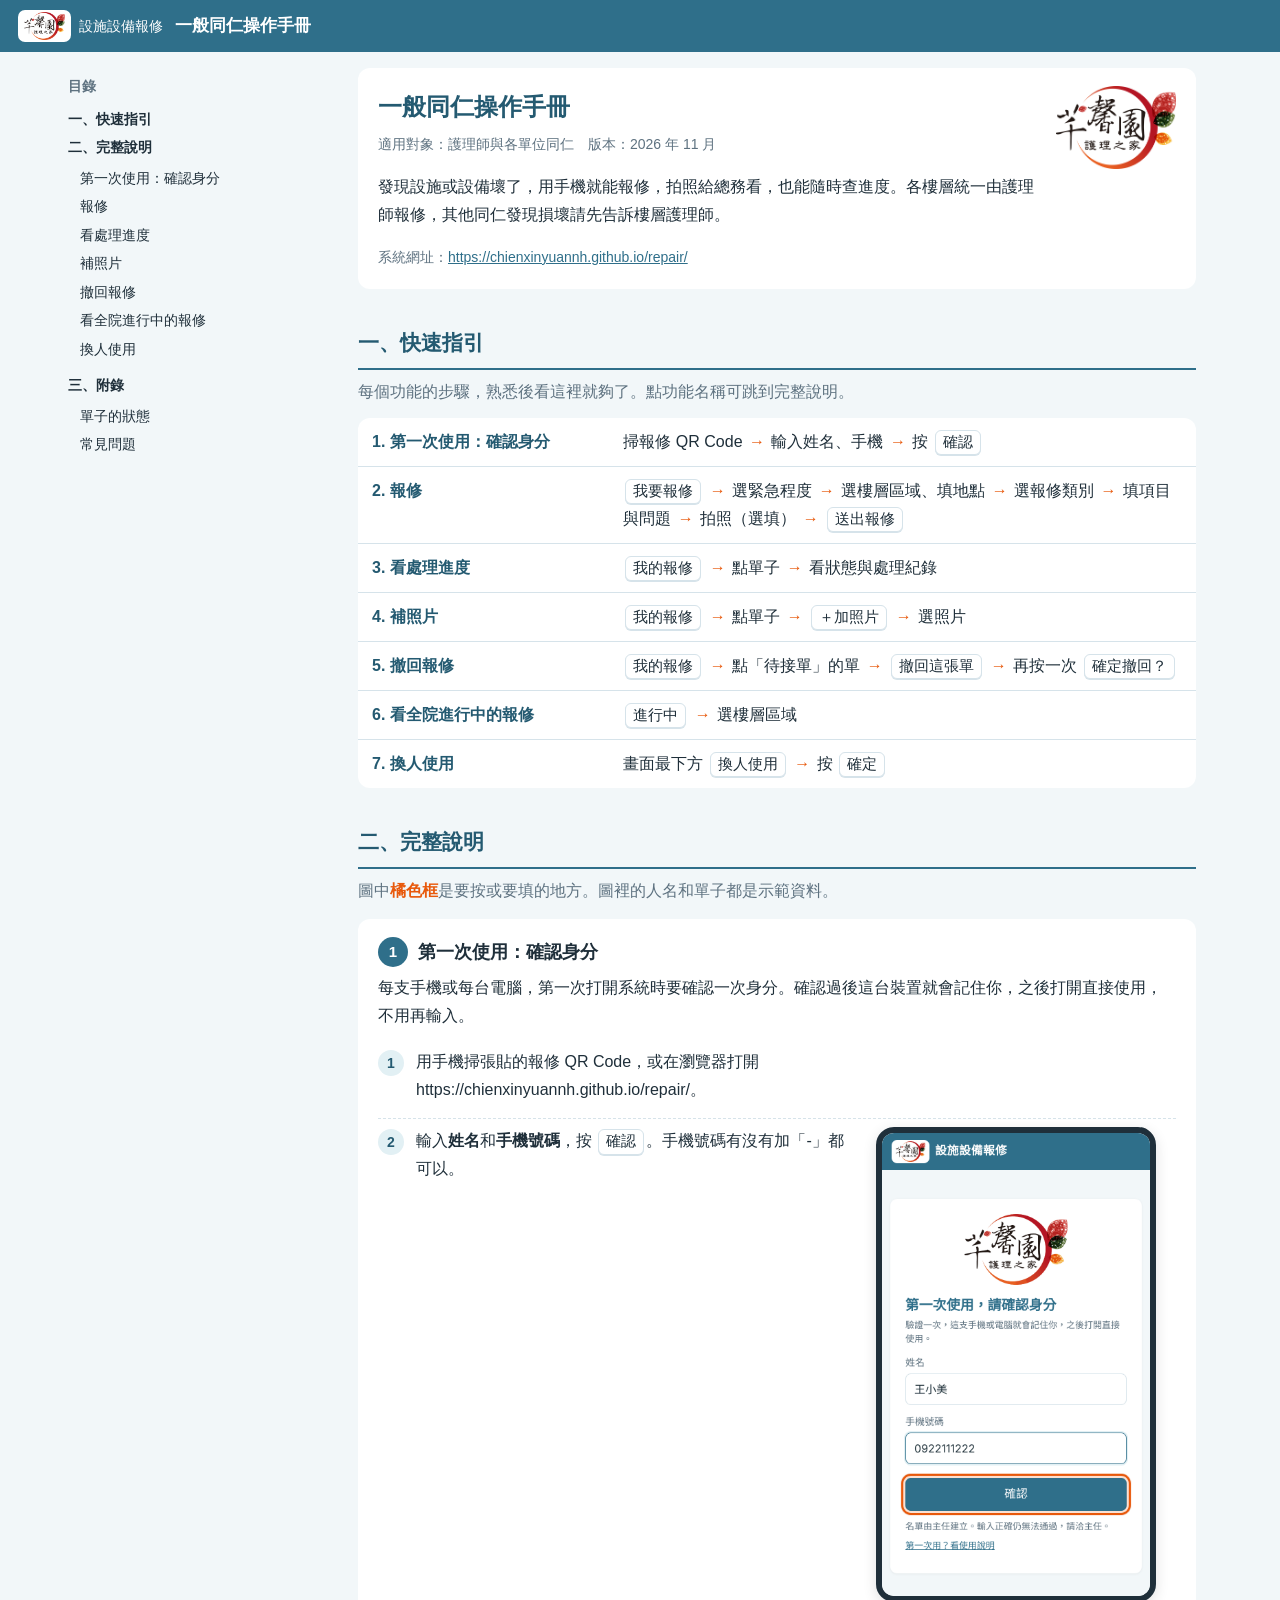
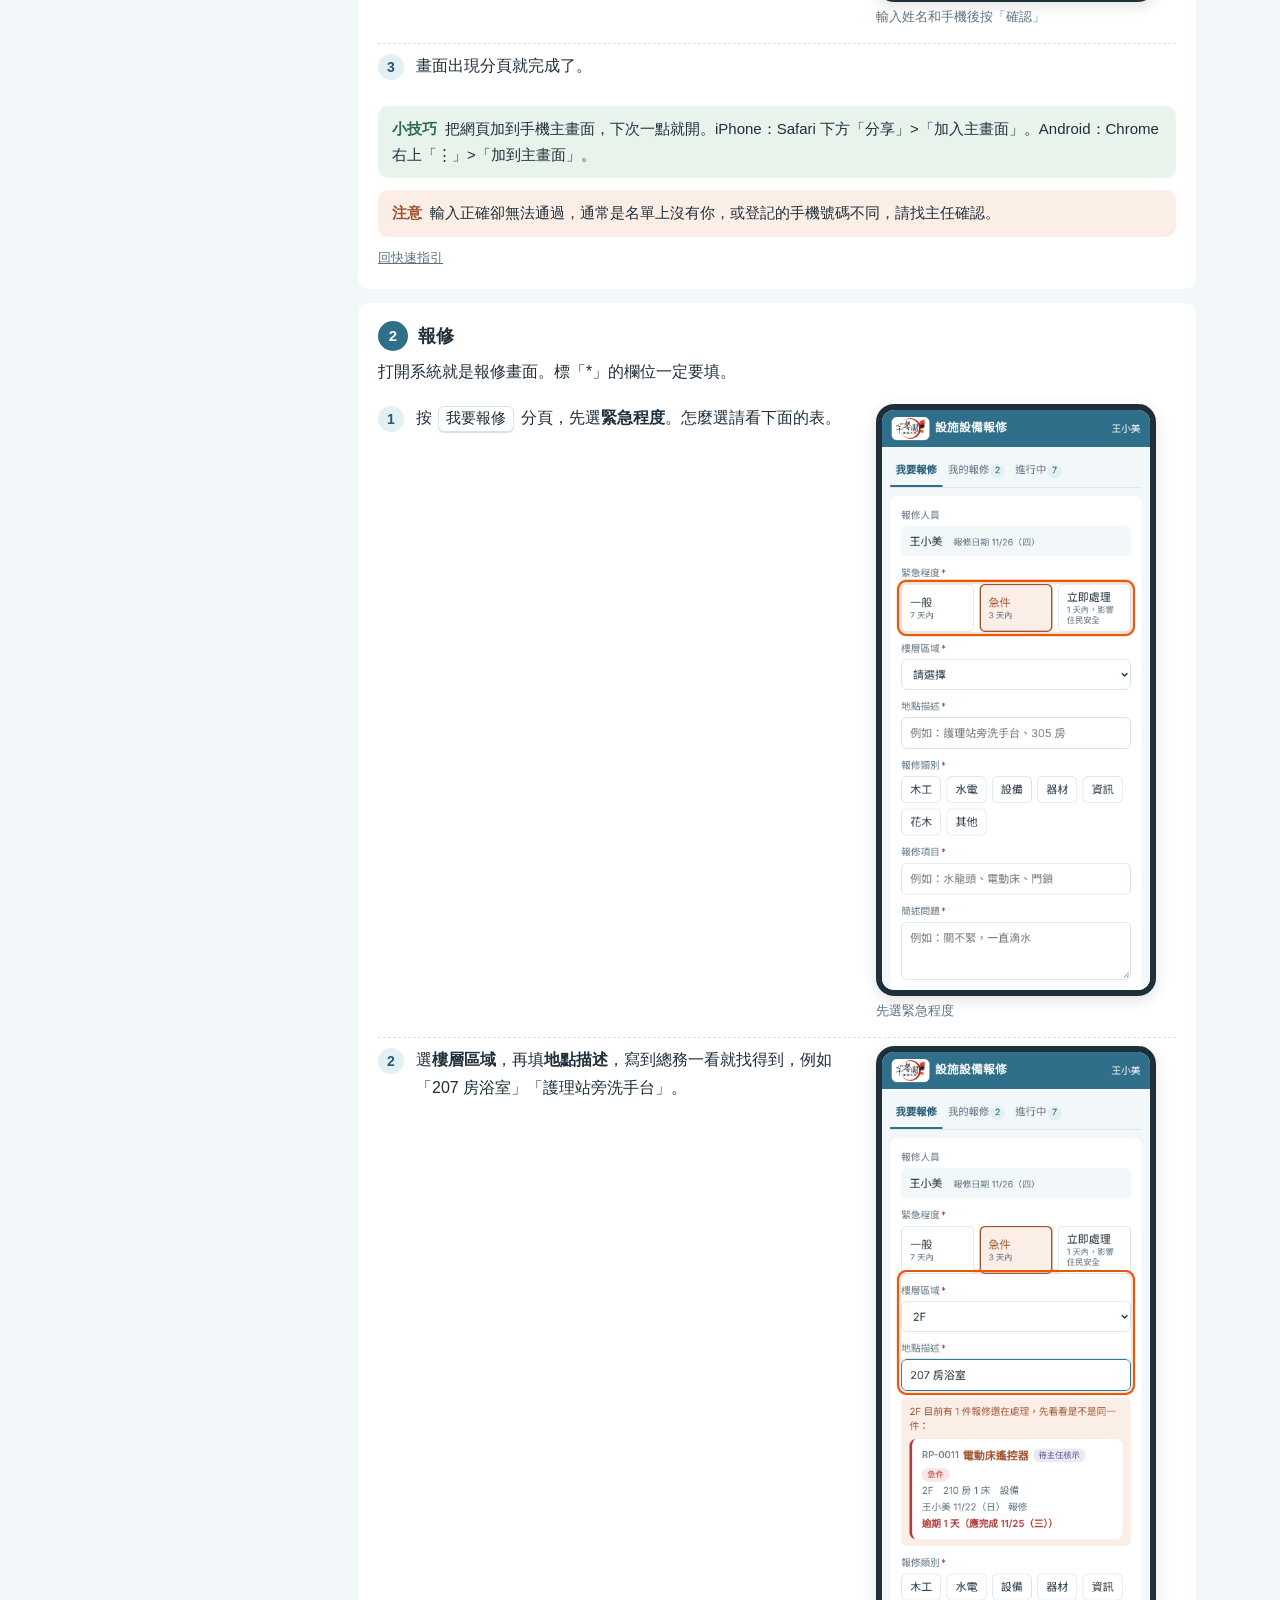
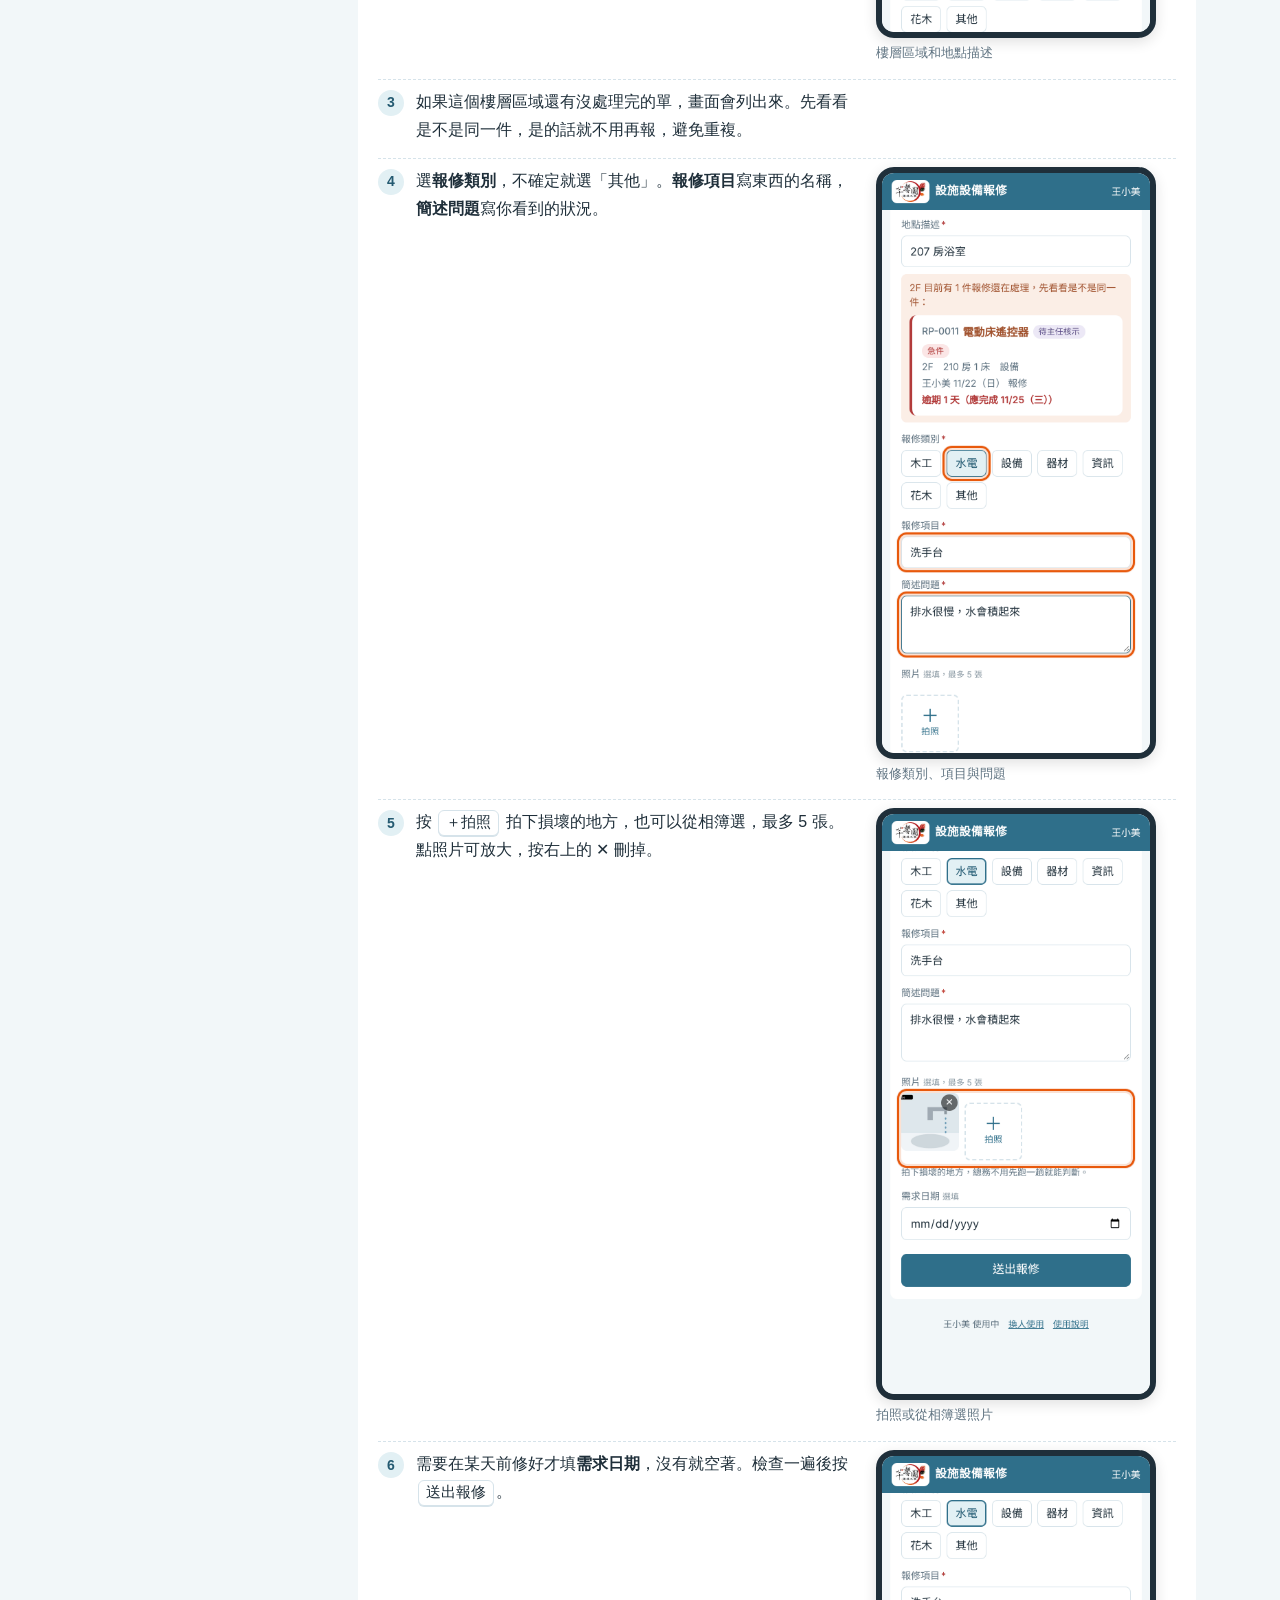
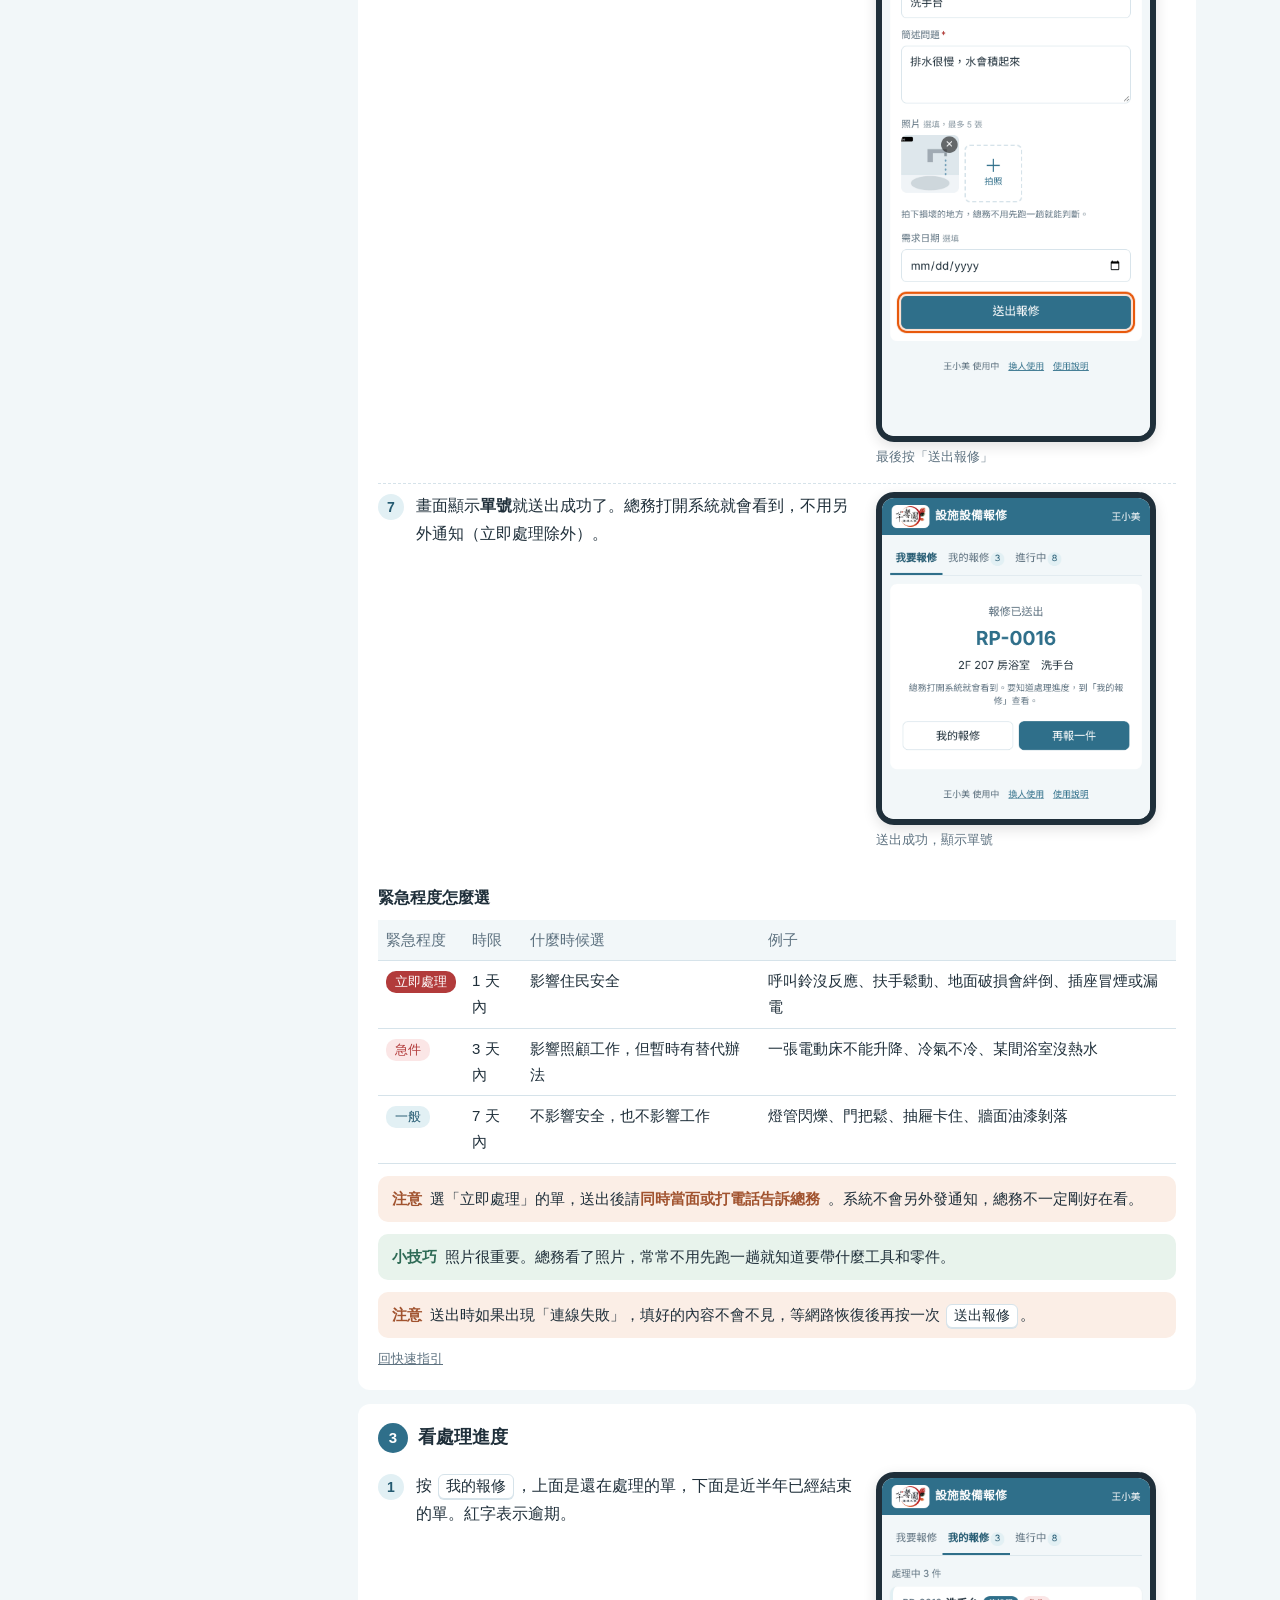
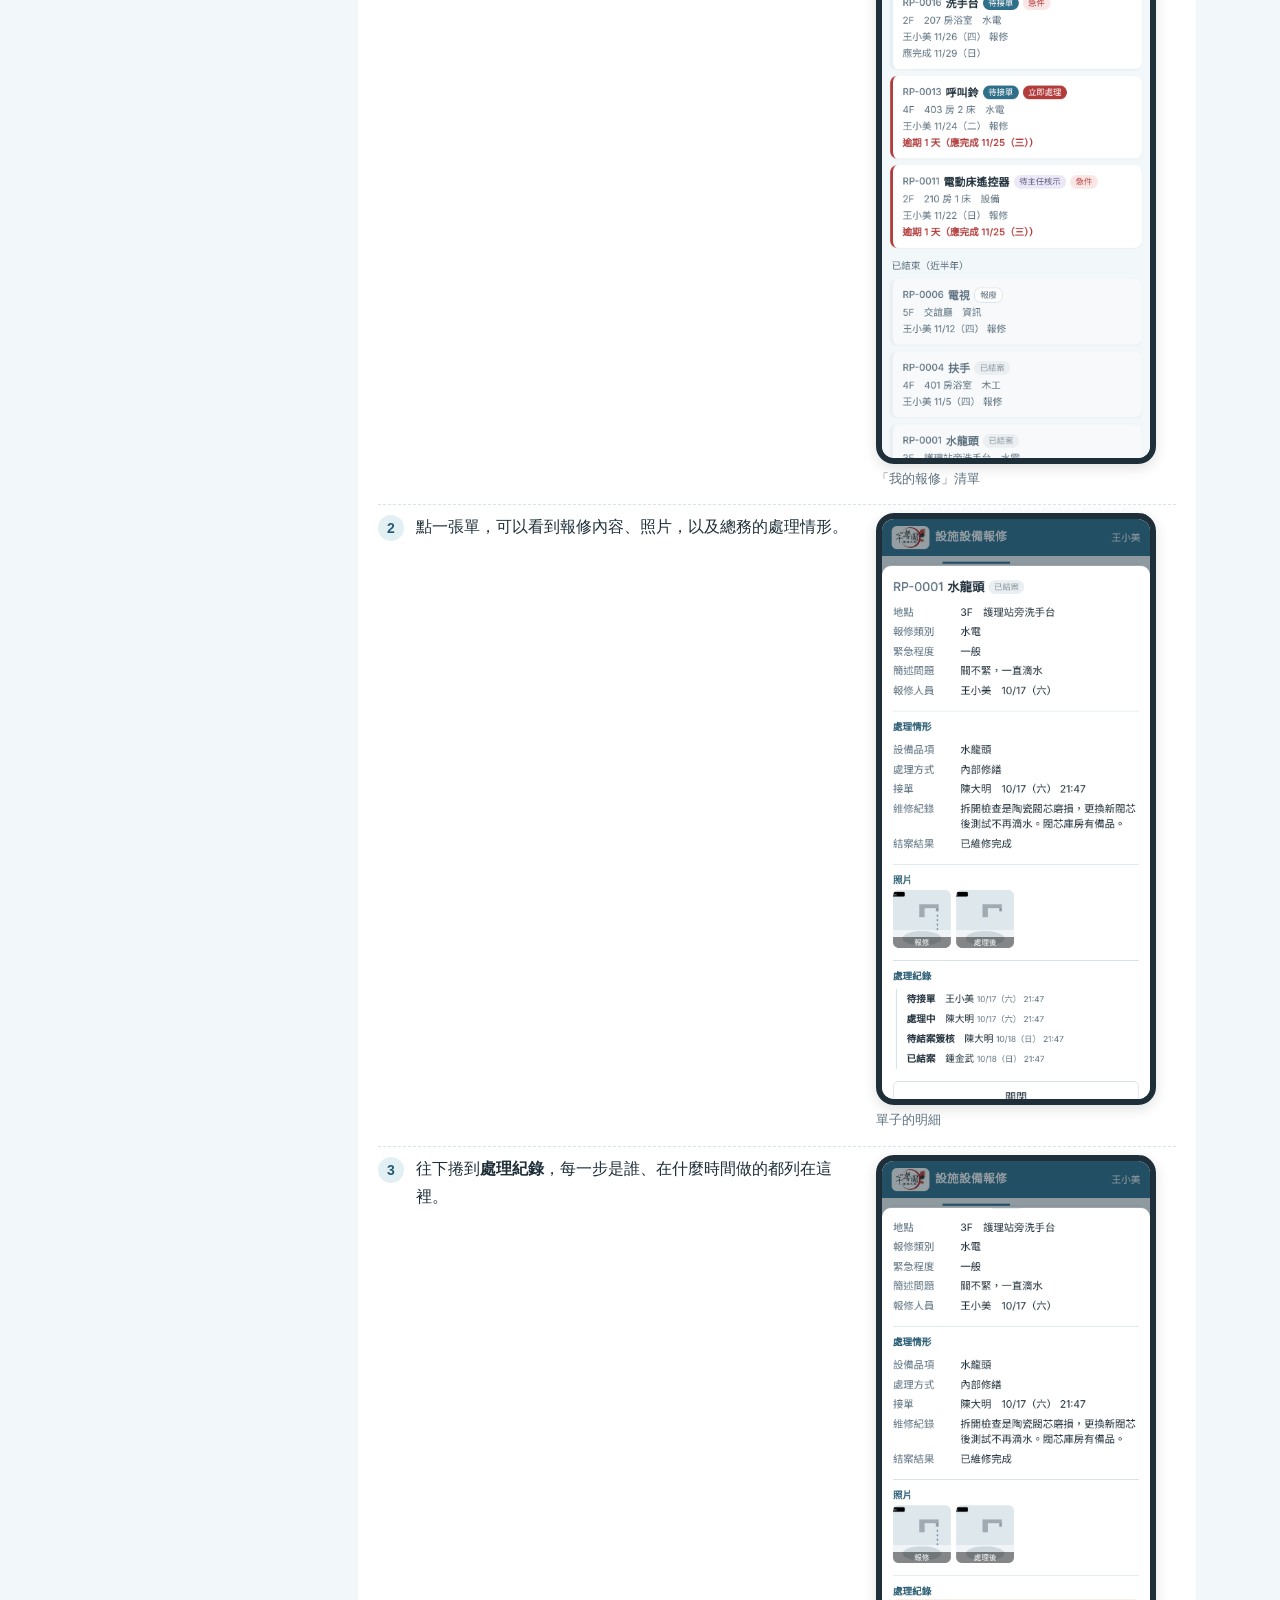
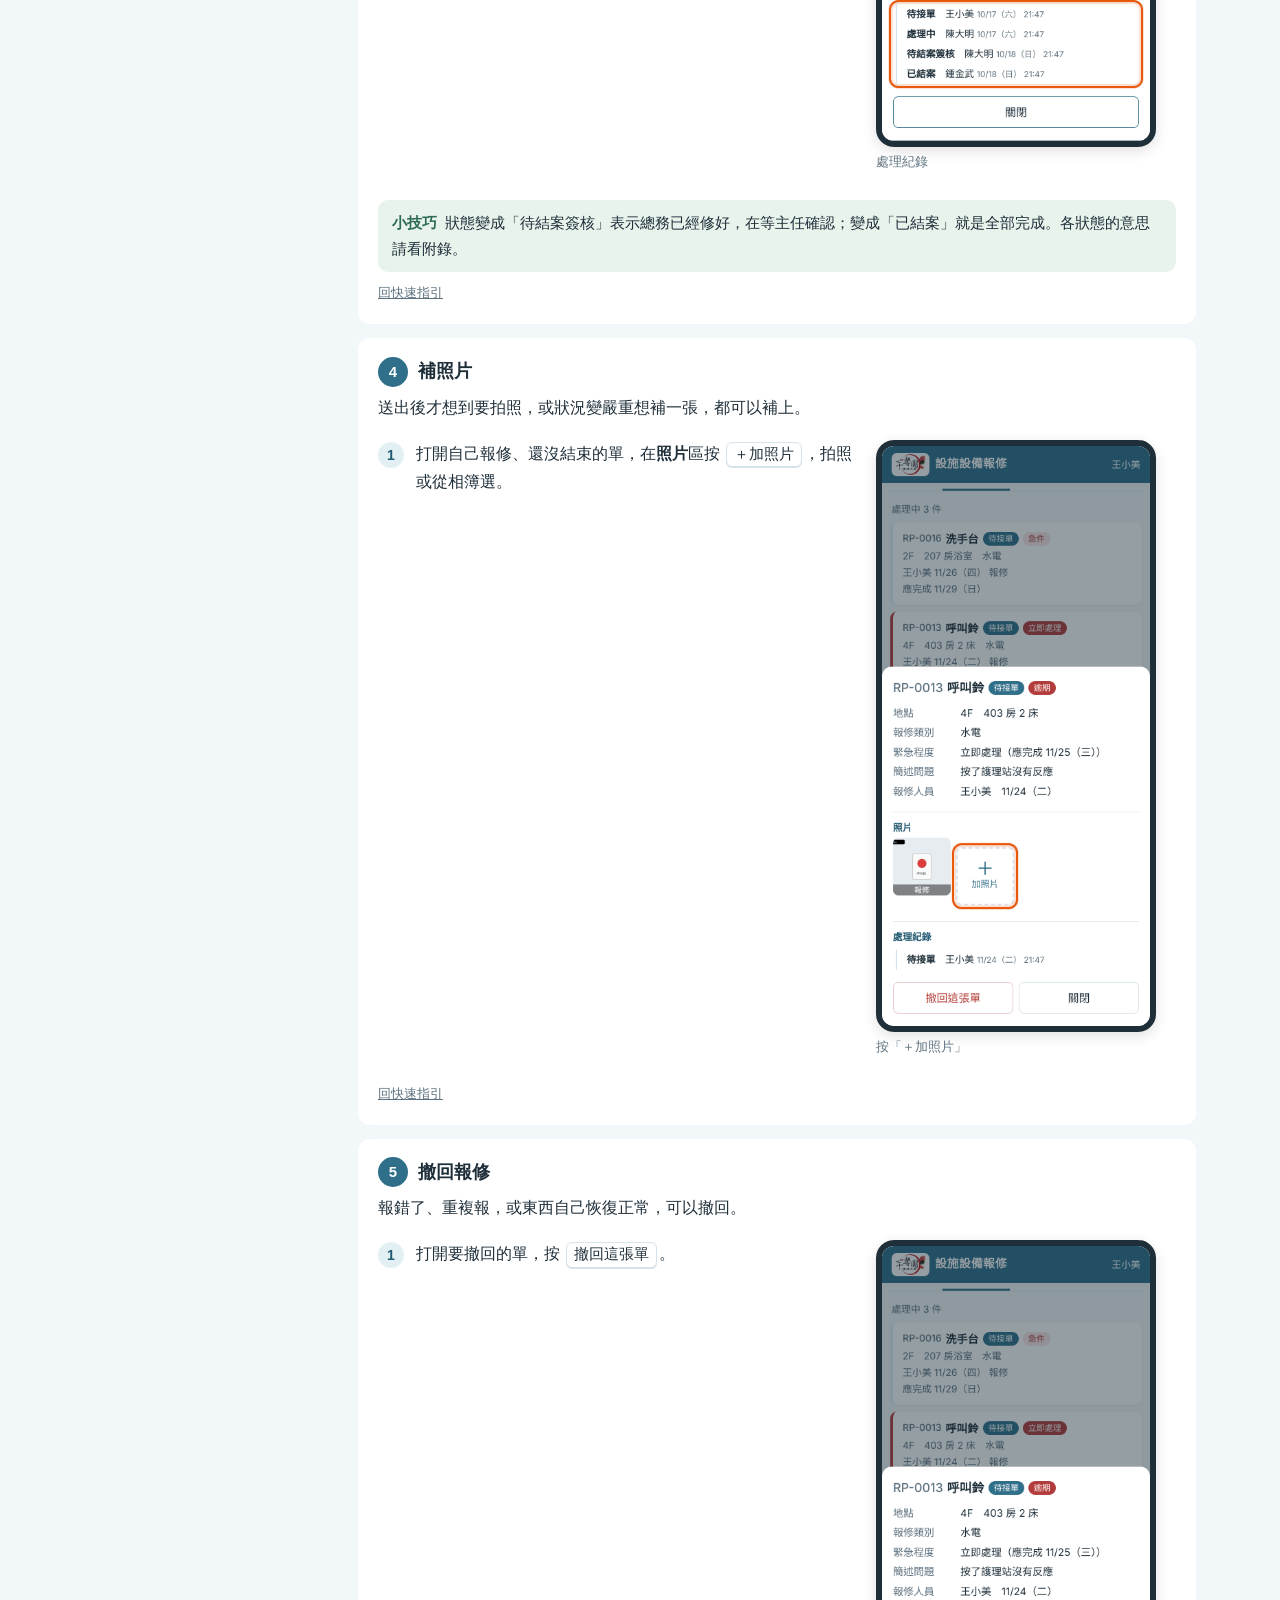
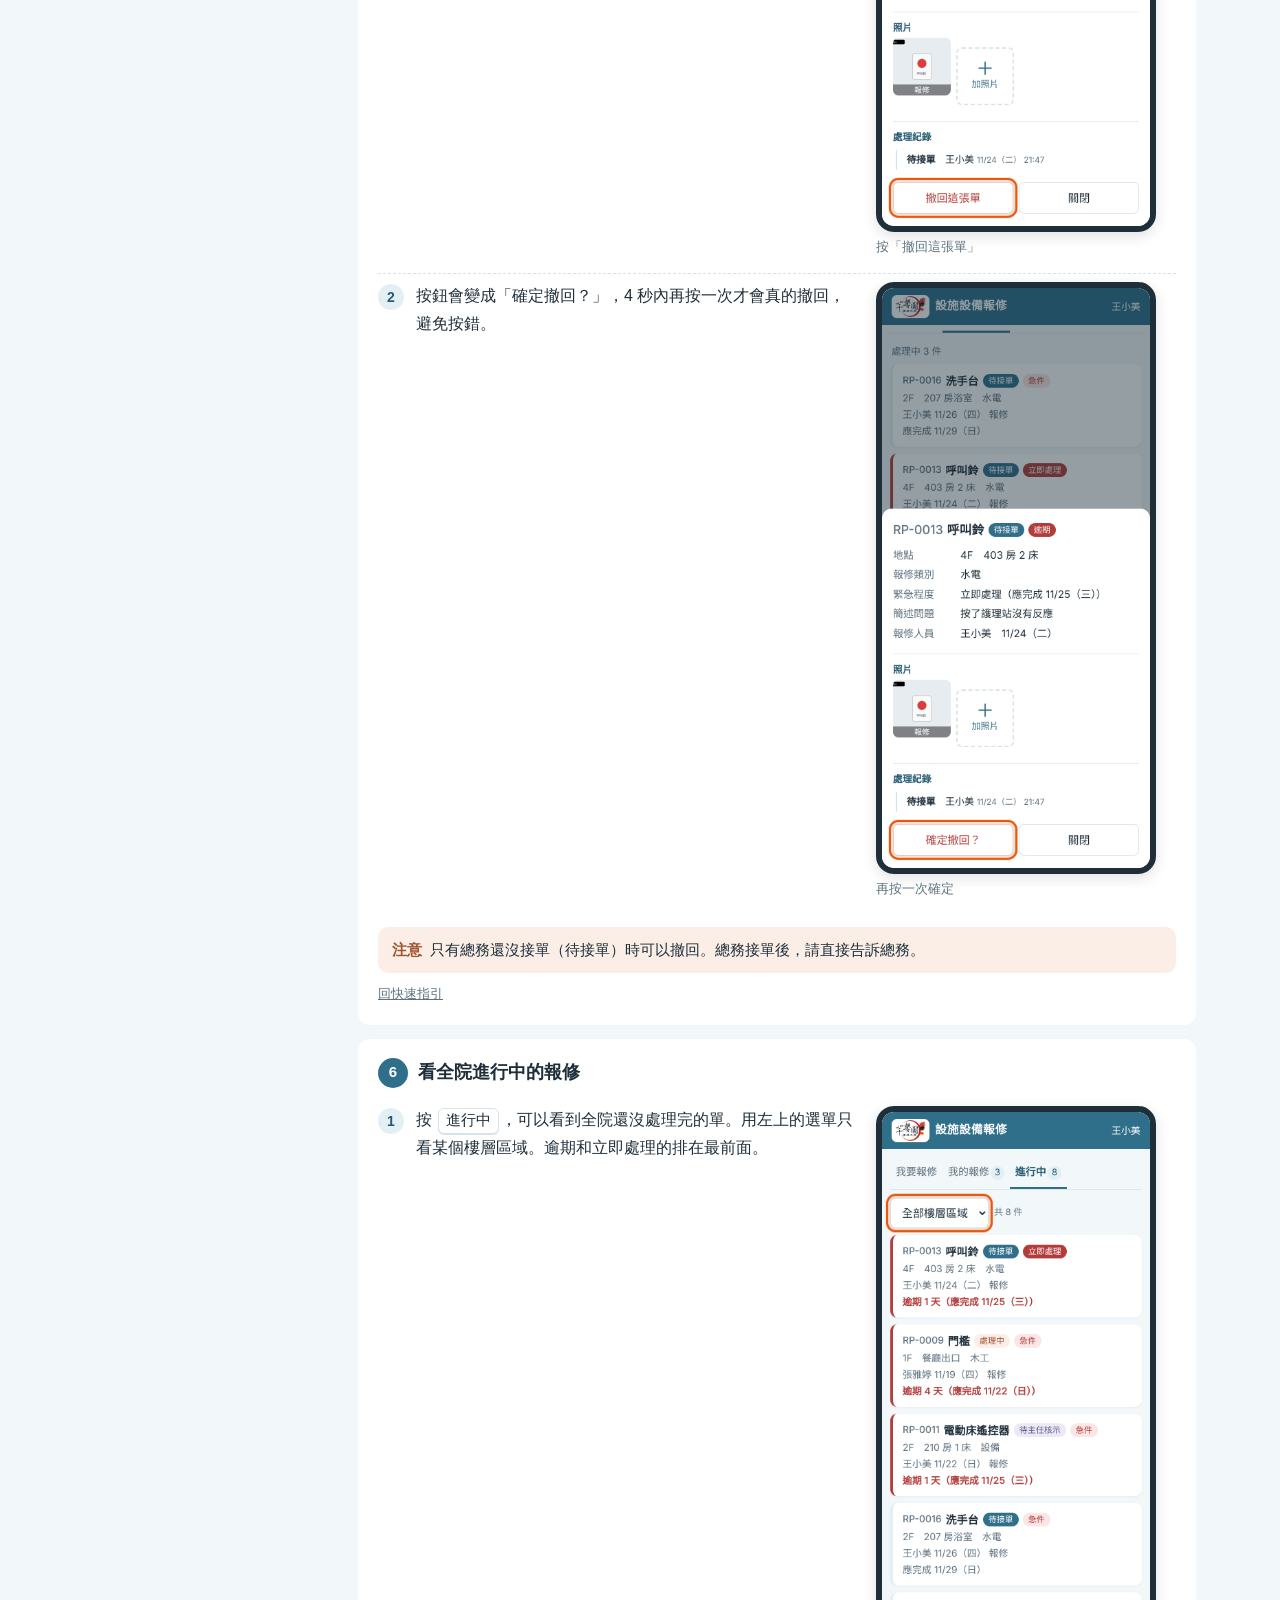
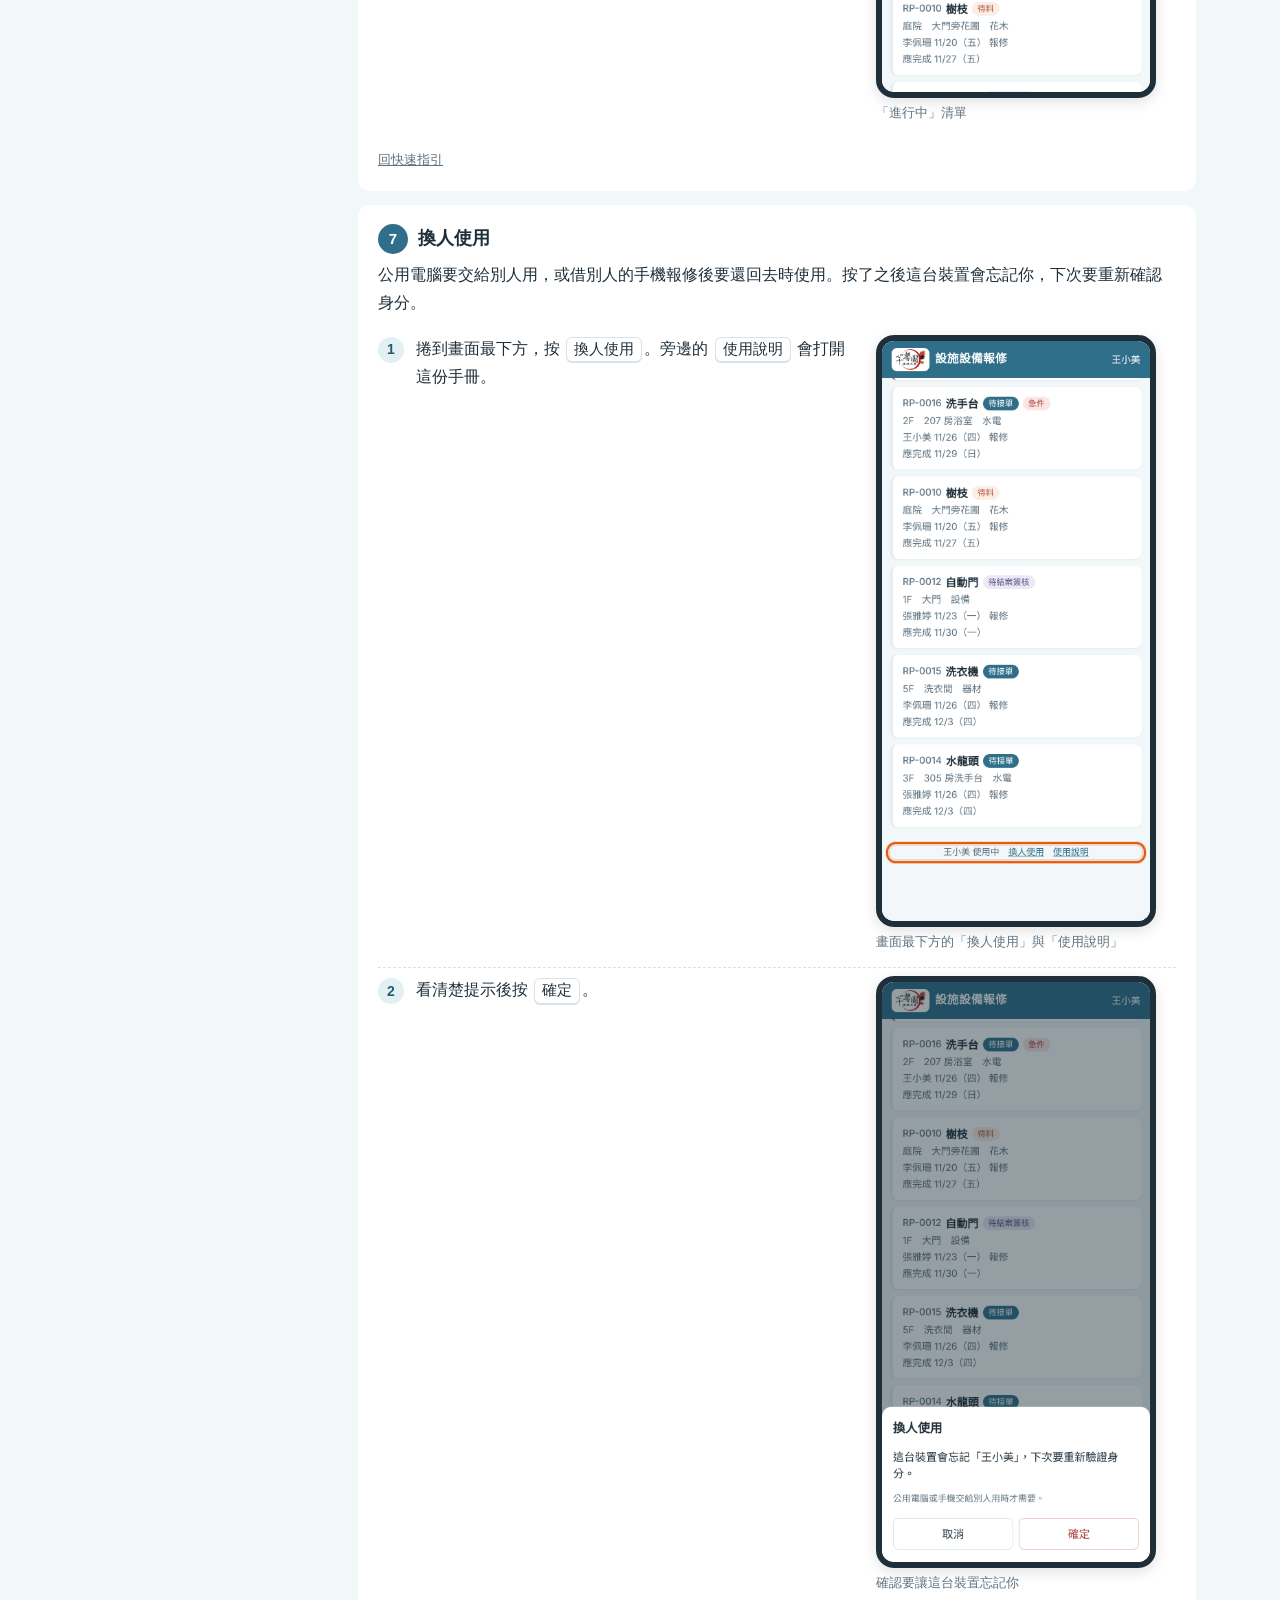
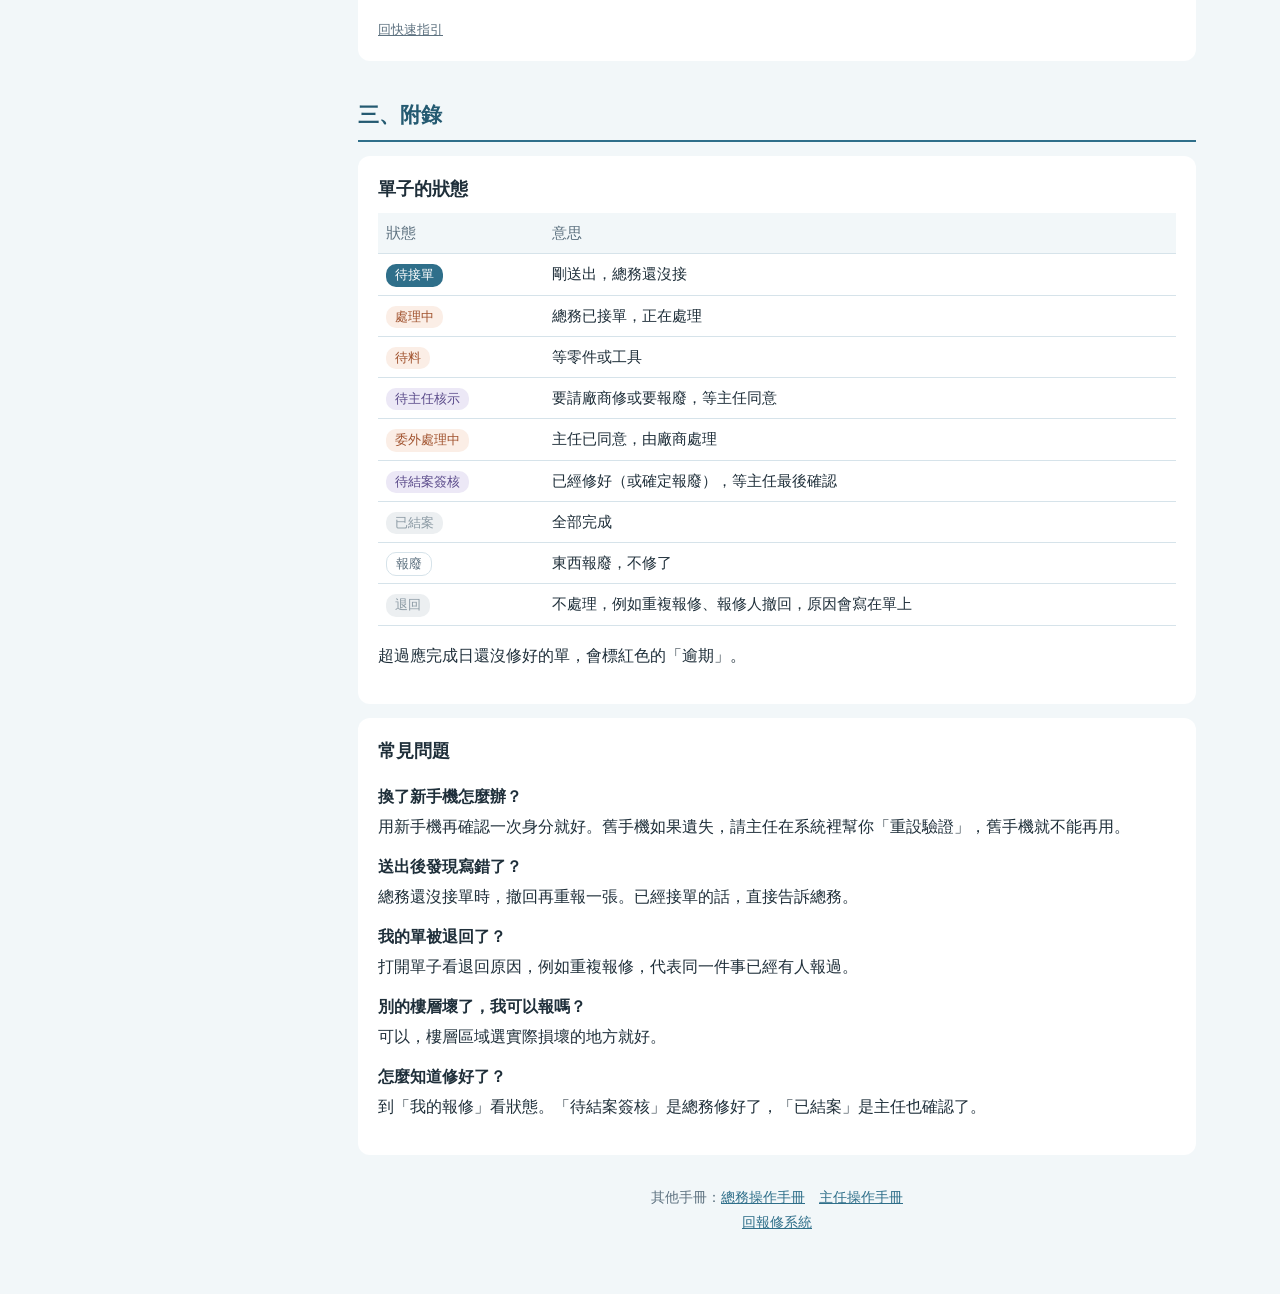
<file: UserManual/staff.html>
<!DOCTYPE html>
<html lang="zh-Hant">
<head>
<meta charset="utf-8">
<meta name="viewport" content="width=device-width, initial-scale=1">
<title>芊馨園 設施設備報修 一般同仁操作手冊</title>
<link rel="icon" type="image/png" href="img/icon-192.png">
<link rel="stylesheet" href="manual.css">
</head>
<body>
<header class="top"><a href="index.html" class="home"><span class="logo"><img src="img/logo.png" alt="芊馨園護理之家"></span>設施設備報修</a><span class="ttl">一般同仁操作手冊</span></header>
<div class="wrap">
<nav class="side">
  <div class="sh">目錄</div>
  <ol class="toc"><li><a href="#quick"><b>一、快速指引</b></a></li><li><a href="#full"><b>二、完整說明</b></a><ol><li><a href="#f1">第一次使用：確認身分</a></li><li><a href="#f2">報修</a></li><li><a href="#f3">看處理進度</a></li><li><a href="#f4">補照片</a></li><li><a href="#f5">撤回報修</a></li><li><a href="#f6">看全院進行中的報修</a></li><li><a href="#f7">換人使用</a></li></ol></li><li><a href="#appx"><b>三、附錄</b></a><ol><li><a href="#a1">單子的狀態</a></li><li><a href="#a2">常見問題</a></li></ol></li></ol>
</nav>
<main>
<div class="hero">
  <img class="herologo" src="img/logo-large.png" alt="芊馨園護理之家">
  <h1>一般同仁操作手冊</h1>
  <p class="meta">適用對象：護理師與各單位同仁　版本：2026 年 11 月</p>
  <p>發現設施或設備壞了，用手機就能報修，拍照給總務看，也能隨時查進度。各樓層統一由護理師報修，其他同仁發現損壞請先告訴樓層護理師。</p>
  <p class="meta">系統網址：<a href="https://chienxinyuannh.github.io/repair/">https://chienxinyuannh.github.io/repair/</a></p>
</div>

<h2 id="quick">一、快速指引</h2>
<p class="lead">每個功能的步驟，熟悉後看這裡就夠了。點功能名稱可跳到完整說明。</p>
<table class="quick"><tr><td class="qn"><a href="#f1">1. 第一次使用：確認身分</a></td><td>掃報修 QR Code <span class="arr">→</span> 輸入姓名、手機 <span class="arr">→</span> 按 <span class="kbd">確認</span></td></tr><tr><td class="qn"><a href="#f2">2. 報修</a></td><td><span class="kbd">我要報修</span> <span class="arr">→</span> 選緊急程度 <span class="arr">→</span> 選樓層區域、填地點 <span class="arr">→</span> 選報修類別 <span class="arr">→</span> 填項目與問題 <span class="arr">→</span> 拍照（選填） <span class="arr">→</span> <span class="kbd">送出報修</span></td></tr><tr><td class="qn"><a href="#f3">3. 看處理進度</a></td><td><span class="kbd">我的報修</span> <span class="arr">→</span> 點單子 <span class="arr">→</span> 看狀態與處理紀錄</td></tr><tr><td class="qn"><a href="#f4">4. 補照片</a></td><td><span class="kbd">我的報修</span> <span class="arr">→</span> 點單子 <span class="arr">→</span> <span class="kbd">＋加照片</span> <span class="arr">→</span> 選照片</td></tr><tr><td class="qn"><a href="#f5">5. 撤回報修</a></td><td><span class="kbd">我的報修</span> <span class="arr">→</span> 點「待接單」的單 <span class="arr">→</span> <span class="kbd">撤回這張單</span> <span class="arr">→</span> 再按一次 <span class="kbd">確定撤回？</span></td></tr><tr><td class="qn"><a href="#f6">6. 看全院進行中的報修</a></td><td><span class="kbd">進行中</span> <span class="arr">→</span> 選樓層區域</td></tr><tr><td class="qn"><a href="#f7">7. 換人使用</a></td><td>畫面最下方 <span class="kbd">換人使用</span> <span class="arr">→</span> 按 <span class="kbd">確定</span></td></tr></table>

<h2 id="full">二、完整說明</h2>
<p class="lead">圖中<b class="hl">橘色框</b>是要按或要填的地方。圖裡的人名和單子都是示範資料。</p>
<section class="feat" id="f1"><h3><span class="no">1</span>第一次使用：確認身分</h3><p class="intro">每支手機或每台電腦，第一次打開系統時要確認一次身分。確認過後這台裝置就會記住你，之後打開直接使用，不用再輸入。</p><ol class="steps"><li><div class="st">用手機掃張貼的報修 QR Code，或在瀏覽器打開 https://chienxinyuannh.github.io/repair/。</div></li><li><div class="st">輸入<b>姓名</b>和<b>手機號碼</b>，按 <span class="kbd">確認</span>。手機號碼有沒有加「-」都可以。</div><figure class=""><div class="frame"><img src="img/s01_verify.png" alt="輸入姓名和手機後按「確認」" loading="lazy"></div><figcaption>輸入姓名和手機後按「確認」</figcaption></figure></li><li><div class="st">畫面出現分頁就完成了。</div></li></ol><div class="box tip"><b>小技巧</b>把網頁加到手機主畫面，下次一點就開。iPhone：Safari 下方「分享」&gt;「加入主畫面」。Android：Chrome 右上「⋮」&gt;「加到主畫面」。</div><div class="box note"><b>注意</b>輸入正確卻無法通過，通常是名單上沒有你，或登記的手機號碼不同，請找主任確認。</div><a class="totop" href="#quick">回快速指引</a></section><section class="feat" id="f2"><h3><span class="no">2</span>報修</h3><p class="intro">打開系統就是報修畫面。標「*」的欄位一定要填。</p><ol class="steps"><li><div class="st">按 <span class="kbd">我要報修</span> 分頁，先選<b>緊急程度</b>。怎麼選請看下面的表。</div><figure class=""><div class="frame"><img src="img/s02_urgency.png" alt="先選緊急程度" loading="lazy"></div><figcaption>先選緊急程度</figcaption></figure></li><li><div class="st">選<b>樓層區域</b>，再填<b>地點描述</b>，寫到總務一看就找得到，例如「207 房浴室」「護理站旁洗手台」。</div><figure class=""><div class="frame"><img src="img/s03_floor.png" alt="樓層區域和地點描述" loading="lazy"></div><figcaption>樓層區域和地點描述</figcaption></figure></li><li><div class="st">如果這個樓層區域還有沒處理完的單，畫面會列出來。先看看是不是同一件，是的話就不用再報，避免重複。</div></li><li><div class="st">選<b>報修類別</b>，不確定就選「其他」。<b>報修項目</b>寫東西的名稱，<b>簡述問題</b>寫你看到的狀況。</div><figure class=""><div class="frame"><img src="img/s04_item.png" alt="報修類別、項目與問題" loading="lazy"></div><figcaption>報修類別、項目與問題</figcaption></figure></li><li><div class="st">按 <span class="kbd">＋拍照</span> 拍下損壞的地方，也可以從相簿選，最多 5 張。點照片可放大，按右上的 ✕ 刪掉。</div><figure class=""><div class="frame"><img src="img/s05_photo.png" alt="拍照或從相簿選照片" loading="lazy"></div><figcaption>拍照或從相簿選照片</figcaption></figure></li><li><div class="st">需要在某天前修好才填<b>需求日期</b>，沒有就空著。檢查一遍後按 <span class="kbd">送出報修</span>。</div><figure class=""><div class="frame"><img src="img/s06_send.png" alt="最後按「送出報修」" loading="lazy"></div><figcaption>最後按「送出報修」</figcaption></figure></li><li><div class="st">畫面顯示<b>單號</b>就送出成功了。總務打開系統就會看到，不用另外通知（立即處理除外）。</div><figure class=""><div class="frame"><img src="img/s07_done.png" alt="送出成功，顯示單號" loading="lazy"></div><figcaption>送出成功，顯示單號</figcaption></figure></li></ol><h4>緊急程度怎麼選</h4><table class="tbl">
<tr><th>緊急程度</th><th>時限</th><th>什麼時候選</th><th>例子</th></tr>
<tr><td><span class="tag red">立即處理</span></td><td>1 天內</td><td>影響住民安全</td><td>呼叫鈴沒反應、扶手鬆動、地面破損會絆倒、插座冒煙或漏電</td></tr>
<tr><td><span class="tag org">急件</span></td><td>3 天內</td><td>影響照顧工作，但暫時有替代辦法</td><td>一張電動床不能升降、冷氣不冷、某間浴室沒熱水</td></tr>
<tr><td><span class="tag">一般</span></td><td>7 天內</td><td>不影響安全，也不影響工作</td><td>燈管閃爍、門把鬆、抽屜卡住、牆面油漆剝落</td></tr>
</table><div class="box note"><b>注意</b>選「立即處理」的單，送出後請<b>同時當面或打電話告訴總務</b>。系統不會另外發通知，總務不一定剛好在看。</div><div class="box tip"><b>小技巧</b>照片很重要。總務看了照片，常常不用先跑一趟就知道要帶什麼工具和零件。</div><div class="box note"><b>注意</b>送出時如果出現「連線失敗」，填好的內容不會不見，等網路恢復後再按一次 <span class="kbd">送出報修</span>。</div><a class="totop" href="#quick">回快速指引</a></section><section class="feat" id="f3"><h3><span class="no">3</span>看處理進度</h3><ol class="steps"><li><div class="st">按 <span class="kbd">我的報修</span>，上面是還在處理的單，下面是近半年已經結束的單。紅字表示逾期。</div><figure class=""><div class="frame"><img src="img/s08_mine.png" alt="「我的報修」清單" loading="lazy"></div><figcaption>「我的報修」清單</figcaption></figure></li><li><div class="st">點一張單，可以看到報修內容、照片，以及總務的處理情形。</div><figure class=""><div class="frame"><img src="img/s09_detail.png" alt="單子的明細" loading="lazy"></div><figcaption>單子的明細</figcaption></figure></li><li><div class="st">往下捲到<b>處理紀錄</b>，每一步是誰、在什麼時間做的都列在這裡。</div><figure class=""><div class="frame"><img src="img/s10_timeline.png" alt="處理紀錄" loading="lazy"></div><figcaption>處理紀錄</figcaption></figure></li></ol><div class="box tip"><b>小技巧</b>狀態變成「待結案簽核」表示總務已經修好，在等主任確認；變成「已結案」就是全部完成。各狀態的意思請看附錄。</div><a class="totop" href="#quick">回快速指引</a></section><section class="feat" id="f4"><h3><span class="no">4</span>補照片</h3><p class="intro">送出後才想到要拍照，或狀況變嚴重想補一張，都可以補上。</p><ol class="steps"><li><div class="st">打開自己報修、還沒結束的單，在<b>照片</b>區按 <span class="kbd">＋加照片</span>，拍照或從相簿選。</div><figure class=""><div class="frame"><img src="img/s11_addphoto.png" alt="按「＋加照片」" loading="lazy"></div><figcaption>按「＋加照片」</figcaption></figure></li></ol><a class="totop" href="#quick">回快速指引</a></section><section class="feat" id="f5"><h3><span class="no">5</span>撤回報修</h3><p class="intro">報錯了、重複報，或東西自己恢復正常，可以撤回。</p><ol class="steps"><li><div class="st">打開要撤回的單，按 <span class="kbd">撤回這張單</span>。</div><figure class=""><div class="frame"><img src="img/s12_cancel.png" alt="按「撤回這張單」" loading="lazy"></div><figcaption>按「撤回這張單」</figcaption></figure></li><li><div class="st">按鈕會變成「確定撤回？」，4 秒內再按一次才會真的撤回，避免按錯。</div><figure class=""><div class="frame"><img src="img/s13_cancel2.png" alt="再按一次確定" loading="lazy"></div><figcaption>再按一次確定</figcaption></figure></li></ol><div class="box note"><b>注意</b>只有總務還沒接單（待接單）時可以撤回。總務接單後，請直接告訴總務。</div><a class="totop" href="#quick">回快速指引</a></section><section class="feat" id="f6"><h3><span class="no">6</span>看全院進行中的報修</h3><ol class="steps"><li><div class="st">按 <span class="kbd">進行中</span>，可以看到全院還沒處理完的單。用左上的選單只看某個樓層區域。逾期和立即處理的排在最前面。</div><figure class=""><div class="frame"><img src="img/s14_all.png" alt="「進行中」清單" loading="lazy"></div><figcaption>「進行中」清單</figcaption></figure></li></ol><a class="totop" href="#quick">回快速指引</a></section><section class="feat" id="f7"><h3><span class="no">7</span>換人使用</h3><p class="intro">公用電腦要交給別人用，或借別人的手機報修後要還回去時使用。按了之後這台裝置會忘記你，下次要重新確認身分。</p><ol class="steps"><li><div class="st">捲到畫面最下方，按 <span class="kbd">換人使用</span>。旁邊的 <span class="kbd">使用說明</span> 會打開這份手冊。</div><figure class=""><div class="frame"><img src="img/s15_footer.png" alt="畫面最下方的「換人使用」與「使用說明」" loading="lazy"></div><figcaption>畫面最下方的「換人使用」與「使用說明」</figcaption></figure></li><li><div class="st">看清楚提示後按 <span class="kbd">確定</span>。</div><figure class=""><div class="frame"><img src="img/s16_switch.png" alt="確認要讓這台裝置忘記你" loading="lazy"></div><figcaption>確認要讓這台裝置忘記你</figcaption></figure></li></ol><a class="totop" href="#quick">回快速指引</a></section>

<h2 id="appx">三、附錄</h2>
<section class="appx" id="a1"><h3>單子的狀態</h3><table class="tbl">
<tr><th>狀態</th><th>意思</th></tr>
<tr><td><span class="tag s-new">待接單</span></td><td>剛送出，總務還沒接</td></tr>
<tr><td><span class="tag s-work">處理中</span></td><td>總務已接單，正在處理</td></tr>
<tr><td><span class="tag s-work">待料</span></td><td>等零件或工具</td></tr>
<tr><td><span class="tag s-sign">待主任核示</span></td><td>要請廠商修或要報廢，等主任同意</td></tr>
<tr><td><span class="tag s-work">委外處理中</span></td><td>主任已同意，由廠商處理</td></tr>
<tr><td><span class="tag s-sign">待結案簽核</span></td><td>已經修好（或確定報廢），等主任最後確認</td></tr>
<tr><td><span class="tag s-done">已結案</span></td><td>全部完成</td></tr>
<tr><td><span class="tag s-scrap">報廢</span></td><td>東西報廢，不修了</td></tr>
<tr><td><span class="tag s-done">退回</span></td><td>不處理，例如重複報修、報修人撤回，原因會寫在單上</td></tr>
</table>
<p>超過應完成日還沒修好的單，會標紅色的「逾期」。</p></section><section class="appx" id="a2"><h3>常見問題</h3><dl class="faq"><dt>換了新手機怎麼辦？</dt><dd>用新手機再確認一次身分就好。舊手機如果遺失，請主任在系統裡幫你「重設驗證」，舊手機就不能再用。</dd><dt>送出後發現寫錯了？</dt><dd>總務還沒接單時，撤回再重報一張。已經接單的話，直接告訴總務。</dd><dt>我的單被退回了？</dt><dd>打開單子看退回原因，例如重複報修，代表同一件事已經有人報過。</dd><dt>別的樓層壞了，我可以報嗎？</dt><dd>可以，樓層區域選實際損壞的地方就好。</dd><dt>怎麼知道修好了？</dt><dd>到「我的報修」看狀態。「待結案簽核」是總務修好了，「已結案」是主任也確認了。</dd></dl></section>

<footer class="foot">其他手冊：<a href="ga.html">總務操作手冊</a>　<a href="director.html">主任操作手冊</a><br><a href="https://chienxinyuannh.github.io/repair/">回報修系統</a></footer>
</main>
</div>
</body>
</html>
</file>
<file: style.css>
:root {
  /* 芊馨園色系（與探視預約同一組湖水藍） */
  --main: #2f6f8a;
  --main-d: #245a71;
  --soft: #e2f0f4;
  --bg: #f2f7f9;
  --card: #fff;
  --line: #d6e3ea;
  --ink: #1f2f3a;
  --sub: #5e7280;
  --ok: #2d6a55;
  --ok-l: #e3f3ec;
  --warn: #a1532f;
  --warn-l: #fbeee6;
  --bad: #b23b3b;
  --bad-l: #fbe6e6;
  --gray: #8a99a3;
  --gray-l: #eceff1;
  --r: 10px;
}
* { box-sizing: border-box; }
html, body { margin: 0; background: var(--bg); color: var(--ink);
  font: 16px/1.5 -apple-system, "PingFang TC", "Microsoft JhengHei", "Noto Sans TC", sans-serif; }
button, input, select, textarea { font: inherit; }
.hidden { display: none !important; }
.muted { color: var(--sub); }
.center { text-align: center; padding: 40px 16px; }
.small { font-size: 13px; }

.topbar { position: sticky; top: 0; z-index: 10; background: var(--main); color: #fff;
  display: flex; justify-content: space-between; align-items: center; gap: 8px;
  padding: 10px 14px; padding-top: max(10px, env(safe-area-inset-top)); }
.brand { display: flex; align-items: center; gap: 8px; white-space: nowrap; }
.brand .logo { display: inline-flex; background: #fff; border-radius: 8px; padding: 2px 6px; }
.brand .logo img { height: 30px; width: auto; display: block; }
.brand b { font-size: 17px; letter-spacing: .5px; }
.vlogo { display: block; width: 150px; height: auto; margin: 0 auto 14px; }
.who { font-size: 14px; display: flex; gap: 6px; align-items: center; white-space: nowrap; }
.who .role { background: rgba(255,255,255,.2); border-radius: 10px; padding: 0 8px; font-size: 12px; }

main { max-width: 760px; margin: 0 auto; padding: 12px 12px 90px; }

/* 驗證 */
.verify { max-width: 380px; margin: 30px auto; background: var(--card); border-radius: var(--r); padding: 22px; box-shadow: 0 1px 3px rgba(0,0,0,.06); }
.verify h1 { font-size: 20px; margin: 0 0 6px; color: var(--main); }
.verify p { margin: 0 0 8px; }

label { display: block; font-size: 14px; color: var(--sub); margin: 14px 0 5px; }
label .req { color: var(--bad); margin-left: 2px; }
label .opt { color: var(--gray); font-size: 12px; margin-left: 4px; }
input[type=text], input[type=tel], input[type=date], input[type=number], select, textarea {
  width: 100%; padding: 10px 12px; border: 1px solid var(--line); border-radius: 8px; background: #fff; color: var(--ink); }
input:focus, select:focus, textarea:focus { outline: 2px solid var(--soft); border-color: var(--main); }
textarea { min-height: 84px; resize: vertical; }
.fixed { padding: 10px 12px; border-radius: 8px; background: var(--bg); }

.btn { display: inline-flex; align-items: center; justify-content: center; gap: 6px;
  border: 1px solid var(--line); background: #fff; color: var(--ink); border-radius: 8px;
  padding: 8px 14px; cursor: pointer; min-height: 40px; text-decoration: none; }
.btn:hover { border-color: var(--main); }
.btn.primary { background: var(--main); color: #fff; border-color: var(--main); }
.btn.primary:hover { background: var(--main-d); }
.btn.danger { color: var(--bad); border-color: #e8c3c3; }
.btn.block { width: 100%; margin-top: 20px; min-height: 48px; font-size: 17px; }
.btn:disabled { opacity: .45; cursor: not-allowed; }
.btn.sm { min-height: 32px; padding: 4px 10px; font-size: 14px; }
.link { background: none; border: none; color: var(--main); text-decoration: underline; cursor: pointer; padding: 0; }

/* 分頁 */
.nav { display: flex; gap: 4px; margin-bottom: 12px; border-bottom: 1px solid var(--line); overflow-x: auto; scrollbar-width: none; }
.nav::-webkit-scrollbar { display: none; }
.nav button { background: none; border: none; padding: 10px 14px; cursor: pointer; color: var(--sub);
  border-bottom: 3px solid transparent; white-space: nowrap; font-size: 16px; }
.nav button.on { color: var(--main-d); border-bottom-color: var(--main); font-weight: 600; }
.nav .n { display: inline-block; min-width: 20px; padding: 0 6px; margin-left: 4px; border-radius: 10px;
  background: var(--soft); color: var(--main-d); font-size: 13px; text-align: center; font-weight: normal; }
.nav .n.alert { background: var(--bad); color: #fff; }

/* 選擇鈕 */
.choices { display: flex; flex-wrap: wrap; gap: 8px; }
.choice { border: 1px solid var(--line); background: #fff; border-radius: 8px; padding: 8px 12px;
  cursor: pointer; color: var(--ink); text-align: left; line-height: 1.3; }
.choice small { display: block; color: var(--sub); font-size: 12px; }
.choice.on { border-color: var(--main); background: var(--soft); color: var(--main-d); box-shadow: inset 0 0 0 1px var(--main); }
.choice.u-立即處理.on { border-color: var(--bad); background: var(--bad-l); color: var(--bad); box-shadow: inset 0 0 0 1px var(--bad); }
.choice.u-急件.on { border-color: var(--warn); background: var(--warn-l); color: var(--warn); box-shadow: inset 0 0 0 1px var(--warn); }
.choices.u3 { display: grid; grid-template-columns: repeat(3, 1fr); }

/* 表單 */
.form { background: var(--card); border-radius: var(--r); padding: 4px 16px 18px; }
.grid2 { display: grid; grid-template-columns: 1fr; gap: 0 14px; }
@media (min-width: 560px) { .grid2 { grid-template-columns: 1fr 1fr; } }
.hint { font-size: 13px; color: var(--sub); margin-top: 4px; }
.alertbox { background: var(--warn-l); color: var(--warn); border-radius: 8px; padding: 10px 12px; margin-top: 10px; font-size: 14px; }
.alertbox .card { margin: 8px 0 0; box-shadow: none; }
.alertbox.bad { background: var(--bad-l); color: var(--bad); }

/* 照片 */
.photos { display: flex; flex-wrap: wrap; gap: 8px; margin-top: 4px; }
.ph { position: relative; width: 84px; height: 84px; border-radius: 8px; overflow: hidden; background: var(--gray-l); cursor: pointer; }
.ph img { width: 100%; height: 100%; object-fit: cover; display: block; }
.ph .x { position: absolute; top: 2px; right: 2px; width: 24px; height: 24px; border-radius: 12px; border: none;
  background: rgba(0,0,0,.55); color: #fff; font-size: 14px; line-height: 24px; padding: 0; cursor: pointer; }
.ph .k { position: absolute; left: 0; right: 0; bottom: 0; background: rgba(0,0,0,.45); color: #fff; font-size: 11px; text-align: center; }
.ph.load { display: flex; align-items: center; justify-content: center; color: var(--gray); font-size: 12px; }
.addph { width: 84px; height: 84px; border: 2px dashed var(--line); border-radius: 8px; display: flex; flex-direction: column;
  align-items: center; justify-content: center; color: var(--main); cursor: pointer; font-size: 13px; background: #fff; }
.addph b { font-size: 26px; line-height: 1; font-weight: 400; }
.viewer { position: fixed; inset: 0; z-index: 90; background: rgba(0,0,0,.88); display: flex; align-items: center; justify-content: center; }
.viewer img { max-width: 100%; max-height: 100%; }

/* 卡片 */
.card { background: var(--card); border-radius: var(--r); padding: 12px 14px; margin-bottom: 10px;
  box-shadow: 0 1px 2px rgba(0,0,0,.05); border-left: 4px solid var(--soft); cursor: pointer; }
.card.overdue { border-left-color: var(--bad); }
.card.done { background: #f7f9fa; color: var(--sub); border-left-color: var(--gray-l); }
.card h3 { margin: 0; font-size: 16px; display: flex; flex-wrap: wrap; gap: 6px; align-items: center; }
.card h3 .no { color: var(--sub); font-weight: 500; font-size: 14px; }
.card .meta { color: var(--sub); font-size: 14px; margin-top: 3px; }
.card .meta.bad { color: var(--bad); font-weight: 600; }
.group { font-size: 14px; color: var(--sub); margin: 16px 2px 8px; }
.empty { text-align: center; color: var(--sub); padding: 30px 0; }
.toolbar { display: flex; gap: 8px; align-items: center; margin-bottom: 10px; }
.toolbar select { width: auto; }

.tag { display: inline-block; font-size: 12px; padding: 1px 8px; border-radius: 10px; background: var(--soft); color: var(--main-d); font-weight: normal; white-space: nowrap; }
.tag.s-待接單 { background: var(--main); color: #fff; }
.tag.s-處理中, .tag.s-待料, .tag.s-委外處理中 { background: var(--warn-l); color: var(--warn); }
.tag.s-待主任核示, .tag.s-待結案簽核 { background: #ece8f6; color: #5a4a8a; }
.tag.s-已結案, .tag.s-退回 { background: var(--gray-l); color: var(--gray); }
.tag.s-報廢 { background: #fff; color: var(--sub); border: 1px solid var(--line); }
.tag.u-立即處理 { background: var(--bad); color: #fff; }
.tag.u-急件 { background: var(--bad-l); color: var(--bad); }
.tag.late { background: var(--bad); color: #fff; }

/* 單據明細 */
.sheet h2 { margin: 0 0 2px; font-size: 18px; display: flex; flex-wrap: wrap; gap: 6px; align-items: center; }
.kv { display: grid; grid-template-columns: 88px 1fr; gap: 6px 10px; margin-top: 12px; font-size: 15px; }
.kv dt { color: var(--sub); }
.kv dd { margin: 0; white-space: pre-wrap; word-break: break-word; }
.sec { margin-top: 18px; font-size: 14px; font-weight: 600; color: var(--main-d); border-top: 1px solid var(--line); padding-top: 12px; }
.timeline { list-style: none; margin: 8px 0 0; padding: 0; font-size: 14px; }
.timeline li { padding: 4px 0 4px 14px; border-left: 2px solid var(--line); margin-left: 4px; }
.timeline li b { font-weight: 600; }
.timeline .t { color: var(--sub); font-size: 12px; }
.note { background: var(--bg); border-radius: 6px; padding: 8px 10px; margin-top: 10px; font-size: 14px; white-space: pre-wrap; }
.note.bad { background: var(--bad-l); color: var(--bad); }

/* 視窗 */
.modal { position: fixed; inset: 0; background: rgba(20,40,50,.45); z-index: 50; display: flex; align-items: flex-end; justify-content: center; }
@media (min-width: 560px) { .modal { align-items: center; } }
.sheet { background: #fff; width: 100%; max-width: 560px; max-height: 92vh; overflow-y: auto;
  border-radius: 14px 14px 0 0; padding: 18px 16px calc(18px + env(safe-area-inset-bottom)); }
@media (min-width: 560px) { .sheet { border-radius: 14px; } }
.sheet .foot { display: flex; flex-wrap: wrap; gap: 8px; margin-top: 18px; }
.sheet .foot .btn { flex: 1; min-height: 46px; }

.done-box { background: var(--card); border-radius: var(--r); padding: 28px 18px; text-align: center; }
.done-box .big { font-size: 28px; font-weight: 700; color: var(--main); margin: 6px 0; }
.foot-note { text-align: center; font-size: 13px; color: var(--sub); margin-top: 28px; }

.toast { position: fixed; left: 50%; bottom: calc(24px + env(safe-area-inset-bottom)); transform: translateX(-50%);
  background: #1f2f3a; color: #fff; padding: 10px 18px; border-radius: 20px; z-index: 95; font-size: 15px; max-width: 90vw; }
.toast.err { background: var(--bad); }
.busy { position: fixed; inset: 0; z-index: 70; background: rgba(255,255,255,.55); display: flex; flex-direction: column; gap: 10px; align-items: center; justify-content: center; }
.busytext { color: var(--main-d); font-size: 15px; }
.spinner { width: 36px; height: 36px; border: 4px solid var(--soft); border-top-color: var(--main); border-radius: 50%; animation: spin .8s linear infinite; }
@keyframes spin { to { transform: rotate(360deg); } }

/* 總務處理 */
.card .acts { display: flex; flex-wrap: wrap; gap: 8px; margin-top: 10px; }
.sheet .acts { display: flex; flex-wrap: wrap; gap: 8px; }
.sheet .acts .btn { flex: 1 1 auto; }
.choice:disabled { opacity: .4; cursor: not-allowed; }
.askbox { background: var(--soft); border-radius: 10px; padding: 12px; margin-top: 16px; }
.askbox.bad { background: var(--bad-l); }
.askbox textarea { margin-top: 8px; min-height: 64px; }
.askbox .foot { margin-top: 12px; }
ul.check { list-style: none; padding: 0; margin: 8px 0; font-size: 14px; }
ul.check li { padding: 2px 0; }
ul.check li.no { color: var(--warn); font-weight: 600; }
@media (max-width: 420px) { .nav button { padding: 10px 8px; font-size: 15px; } .nav { gap: 0; } .nav .n { margin-left: 2px; padding: 0 5px; } }

/* 標頭報修鈕 */
.hbtn { background: rgba(255,255,255,.16); color: #fff; border: 1px solid rgba(255,255,255,.5); border-radius: 16px; padding: 2px 10px; cursor: pointer; font-size: 14px; margin-right: 4px; }
.hbtn.on { background: #fff; color: var(--main); }
input[type=search] { width: 100%; padding: 10px 12px; border: 1px solid var(--line); border-radius: 8px; background: #fff; color: var(--ink); }
.toolbar input[type=search] { flex: 1; min-width: 0; }
.toolbar input[type=date] { width: auto; flex: 1; }

/* KM */
.km { background: var(--bg); border-radius: 8px; padding: 10px; margin-top: 8px; }
.kmh { font-size: 15px; }
.kmr { white-space: pre-wrap; margin-top: 4px; font-size: 14px; }
.card .kmr { color: var(--ink); background: var(--bg); border-radius: 6px; padding: 6px 8px; margin-top: 6px; }
.ph.sm { width: 56px; height: 56px; font-size: 11px; }

/* 統計 */
.tiles { display: grid; grid-template-columns: 1fr 1fr; gap: 8px; margin-bottom: 10px; }
@media (min-width: 640px) { .tiles { grid-template-columns: repeat(3, 1fr); } }
.tile { background: var(--card); border-radius: var(--r); padding: 12px 14px; }
.tile .tl { font-size: 13px; color: var(--sub); }
.tile .tv { font-size: 24px; font-weight: 600; color: var(--ink); line-height: 1.3; }
.tile .ts { font-size: 12px; color: var(--sub); }
.panels { display: grid; grid-template-columns: 1fr; gap: 10px; }
@media (min-width: 720px) { .panels { grid-template-columns: 1fr 1fr; } }
.panel { background: var(--card); border-radius: var(--r); padding: 12px 14px; margin-bottom: 10px; }
.panels .panel { margin-bottom: 0; }
.ptitle { font-weight: 600; color: var(--ink); margin-bottom: 8px; }
.rank .rk { display: grid; grid-template-columns: minmax(64px, 34%) 1fr 32px; align-items: center; gap: 8px; padding: 4px 0; font-size: 14px; }
.rank .rk[data-drill] { cursor: pointer; }
.rank .rk[data-drill]:hover .nm { color: var(--main); text-decoration: underline; }
.rank .nm { overflow: hidden; text-overflow: ellipsis; white-space: nowrap; color: var(--ink); }
.rank .bar { height: 10px; background: transparent; }
.rank .bar i { display: block; height: 10px; background: #1f7ea8; border-radius: 0 4px 4px 0; }
.rank .rk:hover .bar i { background: #186a8e; }
.rank .v { text-align: right; color: var(--ink); font-variant-numeric: tabular-nums; }
table.tbl { width: 100%; border-collapse: collapse; font-size: 14px; }
table.tbl th, table.tbl td { padding: 6px 4px; border-bottom: 1px solid var(--line); text-align: right; font-variant-numeric: tabular-nums; }
table.tbl th:first-child, table.tbl td:first-child { text-align: left; }
table.tbl th { color: var(--sub); font-weight: 500; }
table.tbl td.bad { color: var(--bad); font-weight: 600; }

/* 主任 */
.signbox { background: #f4f2fa; border-radius: 10px; padding: 12px; margin-top: 8px; }
.signbox .big2 { font-size: 17px; font-weight: 600; color: #5a4a8a; }
.signbox .kv { margin-top: 8px; }
.signbox .acts .btn { flex: 1; min-height: 46px; }
table.users td, table.users th { text-align: left; }
table.users tr[data-uid] { cursor: pointer; }
table.users tr[data-uid]:hover td { background: var(--bg); }
table.users tr.off td { color: var(--gray); text-decoration: line-through; }
table.users tr.off td:last-child { text-decoration: none; }
.optrow { display: flex; gap: 6px; margin-top: 6px; align-items: center; }
.optrow input { flex: 1; min-width: 0; padding: 7px 10px; }
.optrow .btn.sm { min-width: 36px; padding: 4px 8px; }
.chk { display: flex; gap: 8px; align-items: center; cursor: pointer; font-size: 15px; color: var(--ink); }
.chk input { width: 20px; height: 20px; accent-color: var(--main); }
/* 很窄的手機：標題字縮小，再窄就只留 LOGO */
@media (max-width: 380px) { .brand b { font-size: 15px; } .who { font-size: 13px; } .hbtn { padding: 2px 8px; } }
@media (max-width: 345px) { .brand b { display: none; } }
</file>
<file: UserManual/manual.css>
:root { --main:#2f6f8a; --main-d:#245a71; --soft:#e2f0f4; --bg:#f2f7f9; --ink:#1f2f3a; --sub:#5e7280; --line:#d6e3ea; --hl:#e8590c; }
* { box-sizing:border-box; }
html { scroll-behavior:smooth; scroll-padding-top:64px; }
body { margin:0; background:var(--bg); color:var(--ink); font:16px/1.75 -apple-system,"PingFang TC","Microsoft JhengHei","Noto Sans TC",sans-serif; }
a { color:var(--main); }
.top { position:sticky; top:0; z-index:5; background:var(--main); color:#fff; padding:10px 18px; display:flex; gap:12px; align-items:baseline; }
.top { align-items:center; }
.top .home { color:#fff; text-decoration:none; font-size:14px; display:inline-flex; align-items:center; gap:8px; }
.top .logo { display:inline-flex; background:#fff; border-radius:7px; padding:2px 6px; }
.top .logo img { height:28px; width:auto; display:block; }
.herologo { float:right; width:120px; height:auto; margin:0 0 8px 12px; }
@media (max-width:640px) { .herologo { width:84px; } }
.biglogo { display:block; width:220px; height:auto; margin:4px auto 12px; background:#fff; border-radius:16px; padding:12px 16px; box-shadow:0 1px 3px rgba(0,0,0,.05); }
.index h1 { text-align:center; }
.top .ttl { font-weight:600; font-size:17px; }
.wrap { max-width:1180px; margin:0 auto; display:grid; grid-template-columns:1fr; }
@media (min-width:1000px) { .wrap { grid-template-columns:250px 1fr; gap:24px; padding:0 18px; } }
.side { display:none; }
@media (min-width:1000px) { .side { display:block; position:sticky; top:56px; align-self:start; max-height:calc(100vh - 70px); overflow:auto; padding:18px 0; font-size:14px; } }
.side .sh { font-weight:600; color:var(--sub); margin-bottom:6px; }
.toc, .toc ol { list-style:none; margin:0; padding:0; }
.toc ol { padding-left:12px; margin:2px 0 8px; }
.toc a { text-decoration:none; color:var(--ink); display:block; padding:2px 0; }
.toc a:hover { color:var(--main); }
main { padding:16px 16px 60px; min-width:0; }
.hero { background:#fff; border-radius:12px; padding:18px 20px; margin-bottom:8px; }
h1 { font-size:24px; margin:0 0 4px; color:var(--main-d); }
h2 { font-size:21px; margin:36px 0 8px; padding-bottom:6px; border-bottom:2px solid var(--main); color:var(--main-d); }
h3 { font-size:18px; margin:0 0 6px; display:flex; align-items:center; gap:10px; }
h3 .no { flex:none; width:30px; height:30px; border-radius:15px; background:var(--main); color:#fff; font-size:15px; display:flex; align-items:center; justify-content:center; }
h4 { margin:18px 0 6px; font-size:16px; }
.meta { color:var(--sub); font-size:14px; margin:2px 0; }
.lead { color:var(--sub); margin:4px 0 12px; }
b.hl { color:var(--hl); }
.kbd { display:inline-block; border:1px solid var(--line); background:#fff; border-radius:6px; padding:0 7px; margin:0 2px; font-size:.92em; line-height:1.6; white-space:nowrap; box-shadow:0 1px 0 var(--line); }

table.quick { width:100%; border-collapse:collapse; background:#fff; border-radius:12px; overflow:hidden; }
table.quick td { padding:10px 14px; border-bottom:1px solid var(--line); vertical-align:top; }
table.quick tr:last-child td { border-bottom:none; }
table.quick td.qn { width:30%; font-weight:600; }
table.quick td.qn a { text-decoration:none; color:var(--main-d); }
.arr { color:var(--hl); font-weight:600; margin:0 2px; }
@media (max-width:640px) { table.quick td { display:block; } table.quick td.qn { width:auto; border-bottom:none; padding-bottom:0; } }

.feat, .appx { background:#fff; border-radius:12px; padding:18px 20px; margin:14px 0; }
.intro { margin:4px 0 8px; }
ol.steps { list-style:none; counter-reset:s; padding:0; margin:10px 0 0; }
ol.steps > li { counter-increment:s; position:relative; padding:8px 0 14px 38px; border-top:1px dashed var(--line); }
ol.steps > li:first-child { border-top:none; }
ol.steps > li::before { content:counter(s); position:absolute; left:0; top:10px; width:26px; height:26px; border-radius:13px; background:var(--soft); color:var(--main-d); font-weight:600; font-size:14px; display:flex; align-items:center; justify-content:center; }
figure { margin:10px 0 0; }
.frame { width:280px; max-width:100%; border-radius:18px; overflow:hidden; border:6px solid #1f2f3a; box-shadow:0 4px 14px rgba(0,0,0,.12); background:#fff; }
.frame img { display:block; width:100%; height:auto; }
figure.tall .frame { max-height:620px; overflow-y:auto; }
figcaption { font-size:13px; color:var(--sub); margin-top:4px; }
figure:has(img[src*="desktop"]) .frame { width:100%; max-width:900px; border-width:4px; border-radius:10px; }
@media (min-width:760px) { ol.steps > li { display:grid; grid-template-columns:1fr 300px; gap:0 22px; } ol.steps > li > .st { grid-column:1; } ol.steps > li > figure { grid-column:2; margin-top:0; } ol.steps > li > figure:has(img[src*="desktop"]) { grid-column:1 / span 2; margin-top:10px; } }
.box { border-radius:10px; padding:10px 14px; margin-top:12px; font-size:15px; }
.box b { margin-right:8px; }
.box.tip { background:#e8f3ec; } .box.tip b { color:#2d6a55; }
.box.note { background:#fbeee6; } .box.note b { color:#a1532f; }
.box.why { background:var(--soft); } .box.why b { color:var(--main-d); }
.totop { display:inline-block; margin-top:10px; font-size:13px; color:var(--sub); }

table.tbl { width:100%; border-collapse:collapse; font-size:15px; margin-top:8px; }
table.tbl th, table.tbl td { border-bottom:1px solid var(--line); padding:7px 8px; text-align:left; vertical-align:top; }
table.tbl th { color:var(--sub); font-weight:500; background:var(--bg); }
.tag { display:inline-block; font-size:13px; padding:0 9px; border-radius:10px; background:var(--soft); color:var(--main-d); white-space:nowrap; line-height:1.7; }
.tag.red { background:#b23b3b; color:#fff; } .tag.org { background:#fbe6e6; color:#b23b3b; }
.tag.s-new { background:var(--main); color:#fff; } .tag.s-work { background:#fbeee6; color:#a1532f; }
.tag.s-sign { background:#ece8f6; color:#5a4a8a; } .tag.s-done { background:#eceff1; color:#8a99a3; }
.tag.s-scrap { background:#fff; color:var(--sub); border:1px solid var(--line); }
.flow .fl { display:flex; flex-wrap:wrap; align-items:center; gap:6px; margin:8px 0; }
.flow i { font-style:normal; font-size:12px; color:var(--sub); }
.flow i::before { content:"→ "; color:var(--hl); }
.flow i::after { content:" →"; color:var(--hl); }
.small { font-size:13px; color:var(--sub); }
dl.faq dt { font-weight:600; margin-top:12px; }
dl.faq dd { margin:2px 0 0; color:var(--ink); }
.foot { margin-top:30px; font-size:14px; color:var(--sub); text-align:center; }

.index { max-width:560px; margin:0 auto; padding:24px 16px; }
a.role { display:block; background:#fff; border-radius:12px; padding:16px 18px; margin:12px 0; text-decoration:none; color:var(--ink); border-left:5px solid var(--main); box-shadow:0 1px 3px rgba(0,0,0,.05); }
a.role b { display:block; font-size:19px; color:var(--main-d); }
a.role span { color:var(--sub); font-size:15px; }
a.role:hover { background:var(--soft); }

@media print {
  .top, .side, .totop { display:none; }
  body { background:#fff; font-size:12pt; }
  .feat, .appx, .hero { box-shadow:none; padding:0; margin:0 0 14pt; break-inside:auto; }
  h2 { break-before:page; } h2#quick { break-before:auto; }
  .frame { width:55mm; border-width:3px; } figure { break-inside:avoid; }
  figure.tall .frame { max-height:none; overflow:visible; }
  a { color:inherit; text-decoration:none; }
}
</file>
